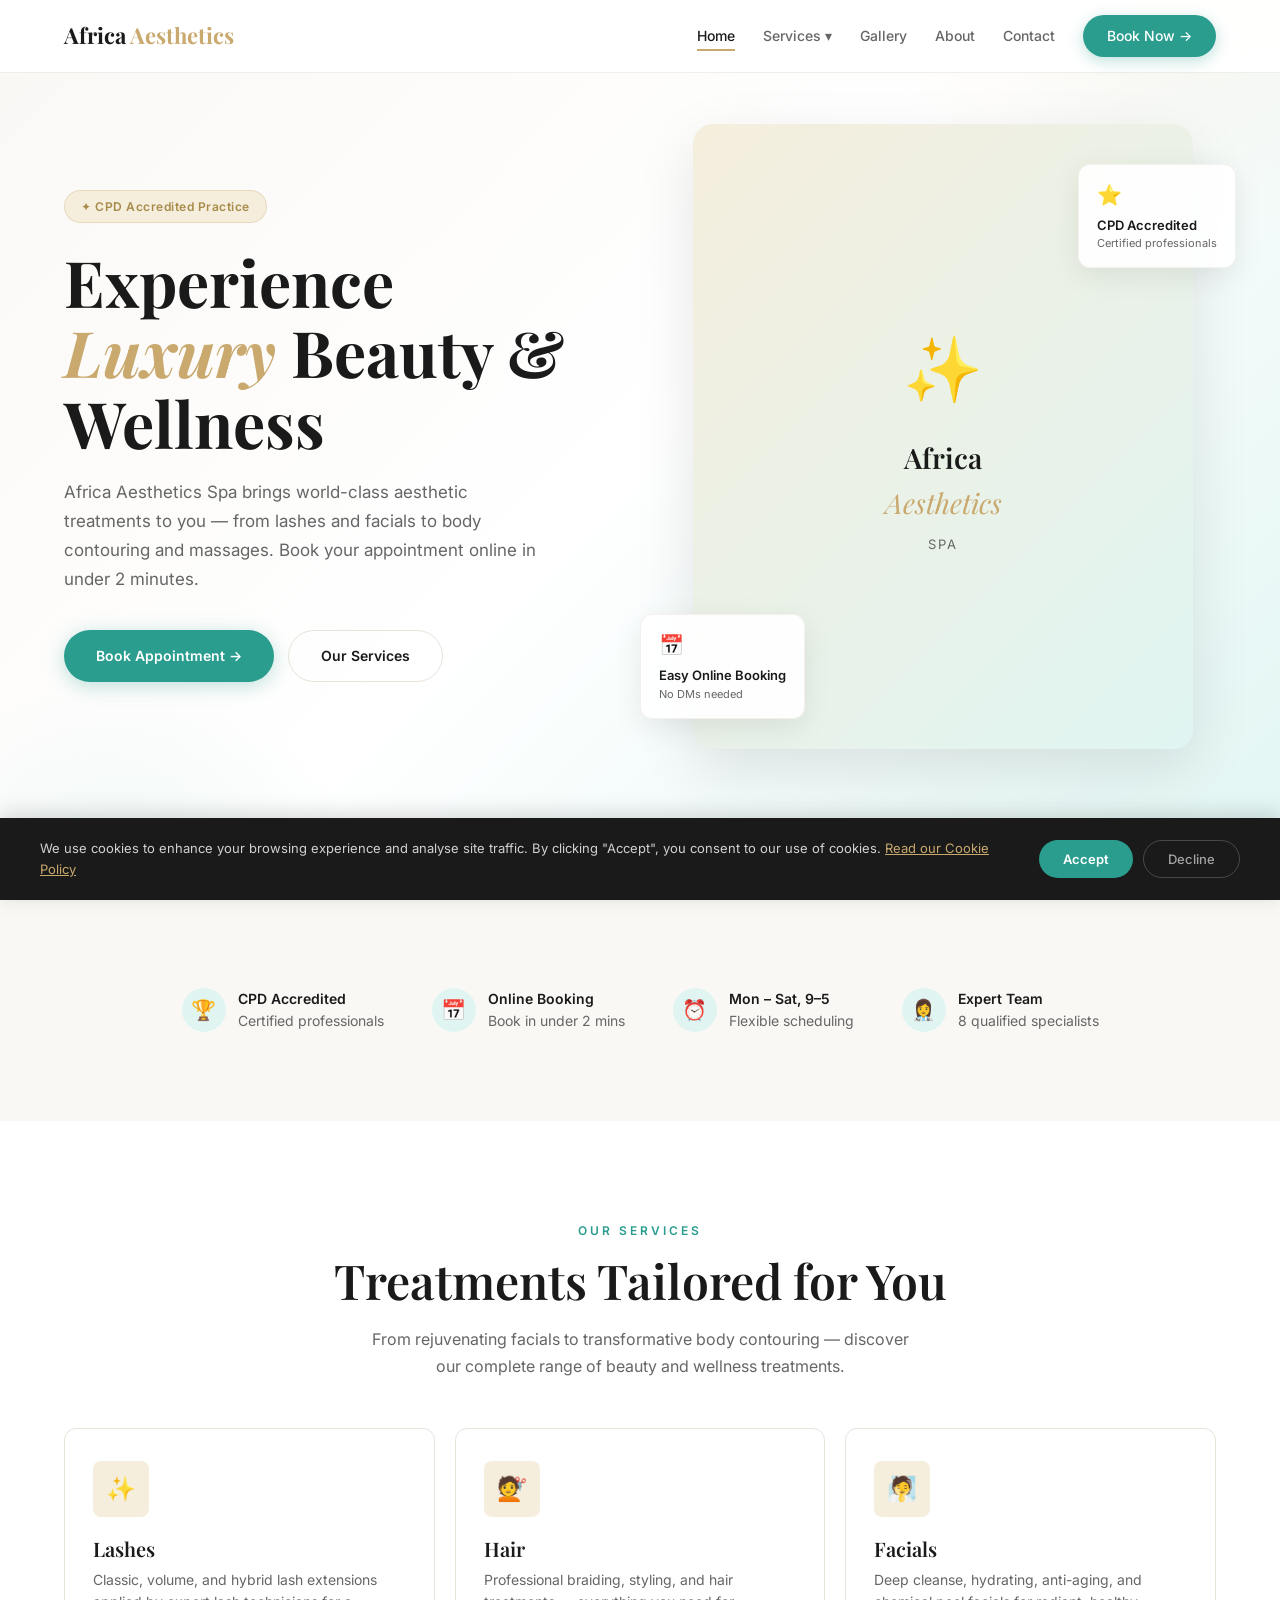
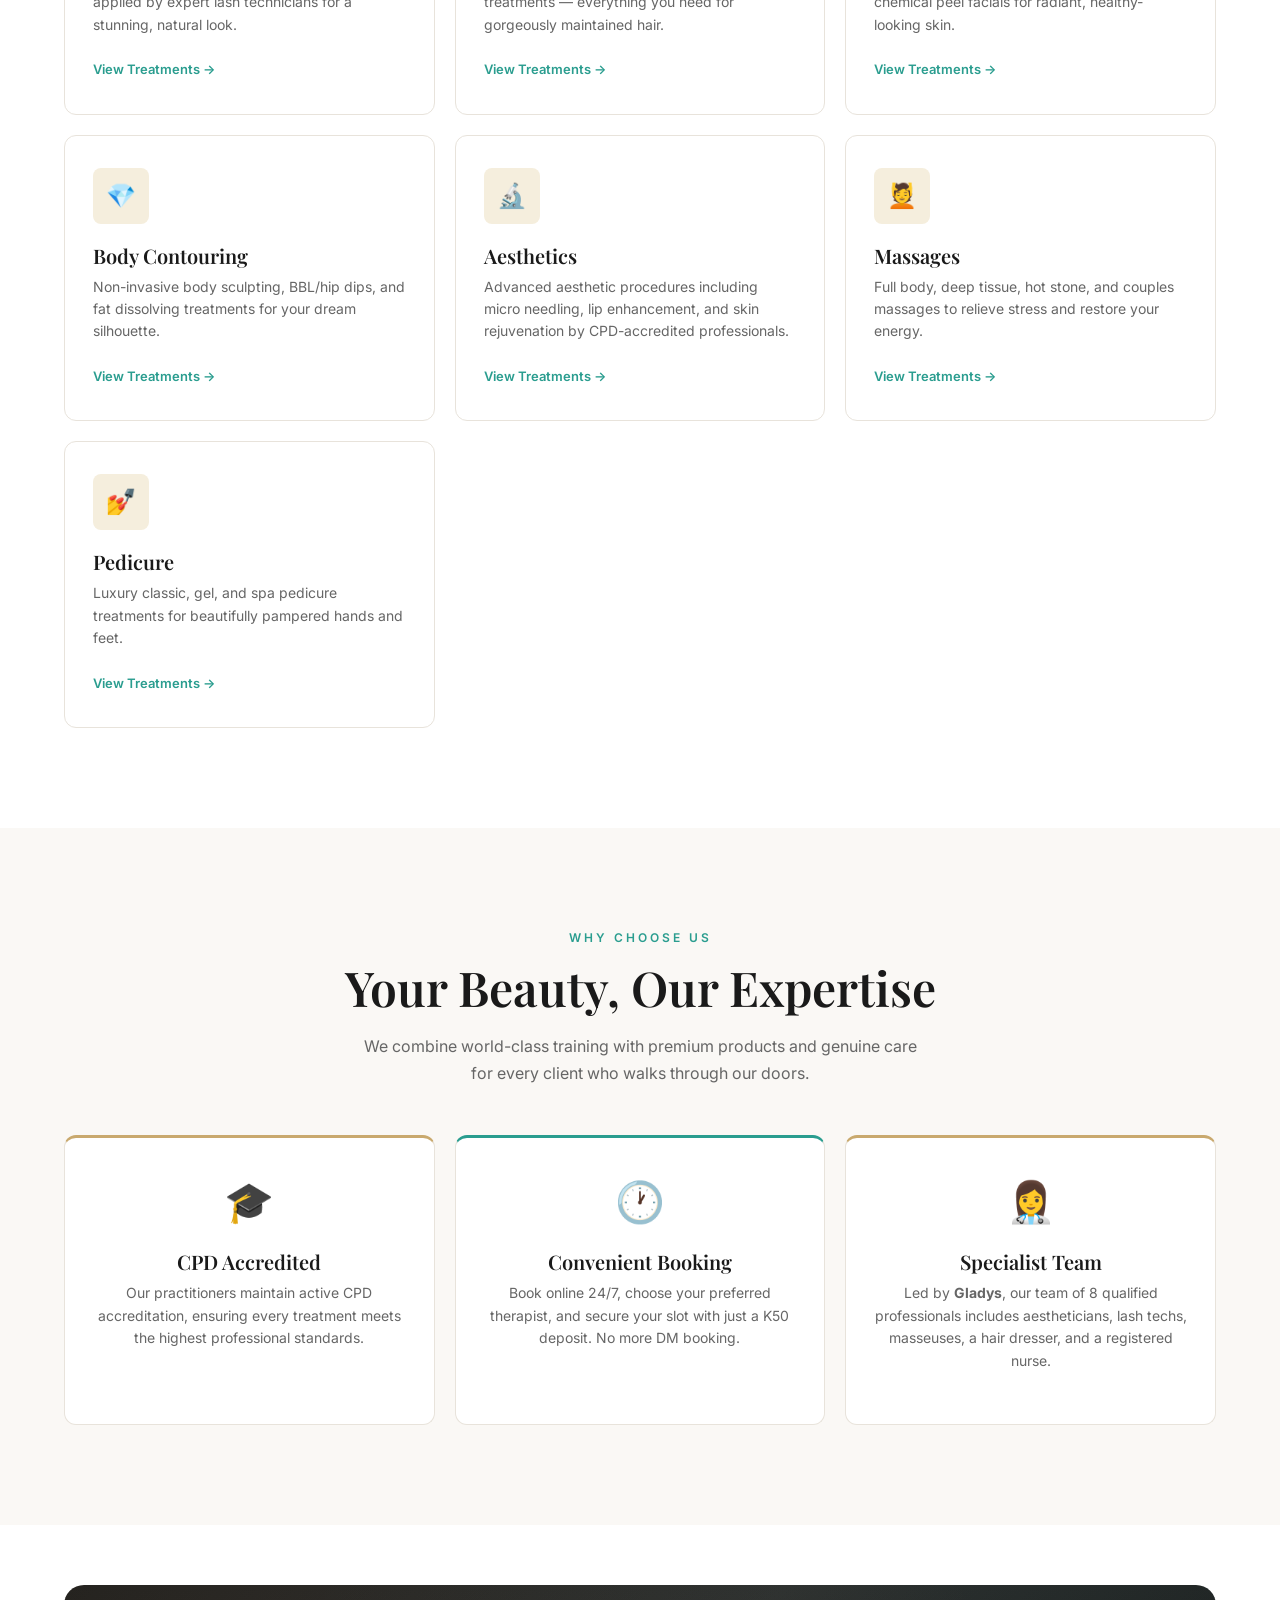
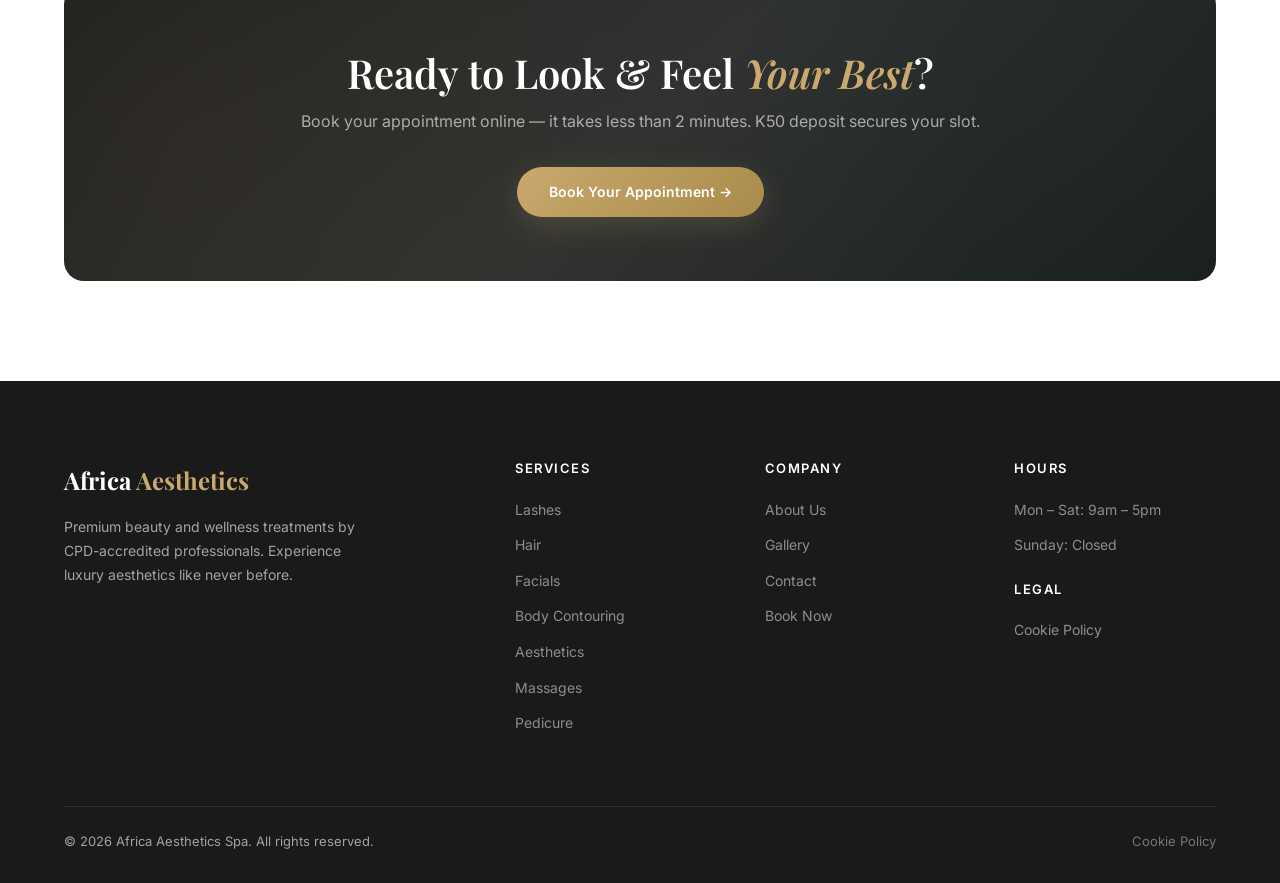
<file: index.html>
<!DOCTYPE html>
<html lang="en">
<head>
  <meta charset="UTF-8" />
  <meta name="viewport" content="width=device-width, initial-scale=1.0" />
  <title>Africa Aesthetics Spa — Premium Beauty & Wellness</title>
  <meta name="description" content="Africa Aesthetics Spa offers CPD-accredited aesthetic treatments, lashes, facials, body contouring, massages, hair services and pedicures. Book online today." />
  <link rel="stylesheet" href="css/style.css" />
</head>
<body>

  <!-- ═══ NAVIGATION ═══ -->
  <nav class="nav">
    <div class="nav-inner">
      <a href="/" class="nav-logo">Africa <span>Aesthetics</span></a>
      <div class="nav-links">
        <a href="/">Home</a>
        <div class="nav-dropdown">
          <a href="#">Services ▾</a>
          <div class="nav-dropdown-menu">
            <a href="services/lashes.html">Lashes</a>
            <a href="services/hair.html">Hair</a>
            <a href="services/facials.html">Facials</a>
            <a href="services/body-contouring.html">Body Contouring</a>
            <a href="services/aesthetics.html">Aesthetics</a>
            <a href="services/massages.html">Massages</a>
            <a href="services/pedicure.html">Pedicure</a>
          </div>
        </div>
        <a href="gallery.html">Gallery</a>
        <a href="about.html">About</a>
        <a href="contact.html">Contact</a>
        <a href="booking.html" class="btn-book-nav">Book Now →</a>
      </div>
      <button class="nav-toggle" aria-label="Toggle menu">
        <span></span><span></span><span></span>
      </button>
    </div>
  </nav>

  <!-- ═══ HERO ═══ -->
  <section class="hero">
    <div class="container hero-inner">
      <div class="hero-content">
        <div class="hero-badge">✦ CPD Accredited Practice</div>
        <h1>Experience <em>Luxury</em> Beauty & Wellness</h1>
        <p class="hero-text">
          Africa Aesthetics Spa brings world-class aesthetic treatments to you — 
          from lashes and facials to body contouring and massages. Book your appointment 
          online in under 2 minutes.
        </p>
        <div class="hero-cta">
          <a href="booking.html" class="btn btn-primary">Book Appointment →</a>
          <a href="#services" class="btn btn-secondary">Our Services</a>
        </div>
      </div>
      <div class="hero-image">
        <div class="hero-image-wrapper" style="background: linear-gradient(135deg, var(--gold-light) 0%, var(--teal-light) 100%); display: flex; align-items: center; justify-content: center;">
          <div style="text-align: center; padding: 40px;">
            <div style="font-size: 64px; margin-bottom: 16px;">✨</div>
            <div style="font-family: var(--font-heading); font-size: 28px; color: var(--dark); font-weight: 600;">Africa</div>
            <div style="font-family: var(--font-heading); font-size: 28px; color: var(--gold); font-style: italic;">Aesthetics</div>
            <div style="font-family: var(--font-body); font-size: 13px; color: var(--muted); margin-top: 8px; letter-spacing: 2px; text-transform: uppercase;">Spa</div>
          </div>
        </div>
        <div class="hero-float-card card-1">
          <div class="card-icon">📅</div>
          <div class="card-title">Easy Online Booking</div>
          <div class="card-text">No DMs needed</div>
        </div>
        <div class="hero-float-card card-2">
          <div class="card-icon">⭐</div>
          <div class="card-title">CPD Accredited</div>
          <div class="card-text">Certified professionals</div>
        </div>
      </div>
    </div>
  </section>

  <!-- ═══ TRUST BAR ═══ -->
  <section class="section-cream" style="padding: 48px 0;">
    <div class="container">
      <div class="trust-bar">
        <div class="trust-item">
          <div class="trust-icon">🏆</div>
          <div><strong>CPD Accredited</strong>Certified professionals</div>
        </div>
        <div class="trust-item">
          <div class="trust-icon">📅</div>
          <div><strong>Online Booking</strong>Book in under 2 mins</div>
        </div>
        <div class="trust-item">
          <div class="trust-icon">⏰</div>
          <div><strong>Mon – Sat, 9–5</strong>Flexible scheduling</div>
        </div>
        <div class="trust-item">
          <div class="trust-icon">👩‍⚕️</div>
          <div><strong>Expert Team</strong>8 qualified specialists</div>
        </div>
      </div>
    </div>
  </section>

  <!-- ═══ SERVICES ═══ -->
  <section id="services" class="section-light">
    <div class="container">
      <div class="text-center">
        <div class="section-label">Our Services</div>
        <h2 class="section-title">Treatments Tailored for You</h2>
        <p class="section-subtitle centered">
          From rejuvenating facials to transformative body contouring — discover our complete range of beauty and wellness treatments.
        </p>
      </div>

      <div class="services-grid">
        <!-- Lashes -->
        <div class="service-card fade-in">
          <div class="service-card-icon">✨</div>
          <h3>Lashes</h3>
          <p>Classic, volume, and hybrid lash extensions applied by expert lash technicians for a stunning, natural look.</p>
          <a href="services/lashes.html" class="card-link">View Treatments →</a>
        </div>

        <!-- Hair -->
        <div class="service-card fade-in">
          <div class="service-card-icon">💇</div>
          <h3>Hair</h3>
          <p>Professional braiding, styling, and hair treatments — everything you need for gorgeously maintained hair.</p>
          <a href="services/hair.html" class="card-link">View Treatments →</a>
        </div>

        <!-- Facials -->
        <div class="service-card fade-in">
          <div class="service-card-icon">🧖</div>
          <h3>Facials</h3>
          <p>Deep cleanse, hydrating, anti-aging, and chemical peel facials for radiant, healthy-looking skin.</p>
          <a href="services/facials.html" class="card-link">View Treatments →</a>
        </div>

        <!-- Body Contouring -->
        <div class="service-card fade-in">
          <div class="service-card-icon">💎</div>
          <h3>Body Contouring</h3>
          <p>Non-invasive body sculpting, BBL/hip dips, and fat dissolving treatments for your dream silhouette.</p>
          <a href="services/body-contouring.html" class="card-link">View Treatments →</a>
        </div>

        <!-- Aesthetics -->
        <div class="service-card fade-in">
          <div class="service-card-icon">🔬</div>
          <h3>Aesthetics</h3>
          <p>Advanced aesthetic procedures including micro needling, lip enhancement, and skin rejuvenation by CPD-accredited professionals.</p>
          <a href="services/aesthetics.html" class="card-link">View Treatments →</a>
        </div>

        <!-- Massages -->
        <div class="service-card fade-in">
          <div class="service-card-icon">💆</div>
          <h3>Massages</h3>
          <p>Full body, deep tissue, hot stone, and couples massages to relieve stress and restore your energy.</p>
          <a href="services/massages.html" class="card-link">View Treatments →</a>
        </div>

        <!-- Pedicure -->
        <div class="service-card fade-in">
          <div class="service-card-icon">💅</div>
          <h3>Pedicure</h3>
          <p>Luxury classic, gel, and spa pedicure treatments for beautifully pampered hands and feet.</p>
          <a href="services/pedicure.html" class="card-link">View Treatments →</a>
        </div>
      </div>
    </div>
  </section>

  <!-- ═══ WHY CHOOSE US ═══ -->
  <section class="section-cream">
    <div class="container">
      <div class="text-center fade-in">
        <div class="section-label">Why Choose Us</div>
        <h2 class="section-title">Your Beauty, Our Expertise</h2>
        <p class="section-subtitle centered">
          We combine world-class training with premium products and genuine care for every client who walks through our doors.
        </p>
      </div>

      <div class="services-grid" style="margin-top: 48px;">
        <div class="service-card fade-in" style="text-align: center; border-top: 3px solid var(--gold); border-left: 1px solid var(--light-border);">
          <div style="font-size: 40px; margin-bottom: 16px;">🎓</div>
          <h3>CPD Accredited</h3>
          <p>Our practitioners maintain active CPD accreditation, ensuring every treatment meets the highest professional standards.</p>
        </div>
        <div class="service-card fade-in" style="text-align: center; border-top: 3px solid var(--teal); border-left: 1px solid var(--light-border);">
          <div style="font-size: 40px; margin-bottom: 16px;">🕐</div>
          <h3>Convenient Booking</h3>
          <p>Book online 24/7, choose your preferred therapist, and secure your slot with just a K50 deposit. No more DM booking.</p>
        </div>
        <div class="service-card fade-in" style="text-align: center; border-top: 3px solid var(--gold); border-left: 1px solid var(--light-border);">
          <div style="font-size: 40px; margin-bottom: 16px;">👩‍⚕️</div>
          <h3>Specialist Team</h3>
          <p>Led by <strong>Gladys</strong>, our team of 8 qualified professionals includes aestheticians, lash techs, masseuses, a hair dresser, and a registered nurse.</p>
        </div>
      </div>
    </div>
  </section>

  <!-- ═══ CTA BANNER ═══ -->
  <section class="section-light" style="padding: 60px 0 100px;">
    <div class="container">
      <div class="cta-banner fade-in">
        <h2>Ready to Look & Feel <em style="color: var(--gold);">Your Best</em>?</h2>
        <p>Book your appointment online — it takes less than 2 minutes. K50 deposit secures your slot.</p>
        <a href="booking.html" class="btn btn-gold">Book Your Appointment →</a>
      </div>
    </div>
  </section>

  <!-- ═══ FOOTER ═══ -->
  <footer class="footer">
    <div class="container">
      <div class="footer-grid">
        <div>
          <div class="footer-brand">Africa <span>Aesthetics</span></div>
          <p class="footer-desc">Premium beauty and wellness treatments by CPD-accredited professionals. Experience luxury aesthetics like never before.</p>
        </div>
        <div>
          <h5>Services</h5>
          <ul>
            <li><a href="services/lashes.html">Lashes</a></li>
            <li><a href="services/hair.html">Hair</a></li>
            <li><a href="services/facials.html">Facials</a></li>
            <li><a href="services/body-contouring.html">Body Contouring</a></li>
            <li><a href="services/aesthetics.html">Aesthetics</a></li>
            <li><a href="services/massages.html">Massages</a></li>
            <li><a href="services/pedicure.html">Pedicure</a></li>
          </ul>
        </div>
        <div>
          <h5>Company</h5>
          <ul>
            <li><a href="about.html">About Us</a></li>
            <li><a href="gallery.html">Gallery</a></li>
            <li><a href="contact.html">Contact</a></li>
            <li><a href="booking.html">Book Now</a></li>
          </ul>
        </div>
        <div>
          <h5>Hours</h5>
          <ul>
            <li><a>Mon – Sat: 9am – 5pm</a></li>
            <li><a>Sunday: Closed</a></li>
          </ul>
          <h5 style="margin-top: 24px;">Legal</h5>
          <ul>
            <li><a href="cookie-policy.html">Cookie Policy</a></li>
          </ul>
        </div>
      </div>
      <div class="footer-bottom">
        <span>&copy; 2026 Africa Aesthetics Spa. All rights reserved.</span>
        <a href="cookie-policy.html">Cookie Policy</a>
      </div>
    </div>
  </footer>

  <!-- ═══ COOKIE BANNER ═══ -->
  <div class="cookie-banner" id="cookieBanner">
    <div class="cookie-inner">
      <p class="cookie-text">
        We use cookies to enhance your browsing experience and analyse site traffic. By clicking "Accept", you consent to our use of cookies. 
        <a href="cookie-policy.html">Read our Cookie Policy</a>
      </p>
      <div class="cookie-actions">
        <button class="cookie-accept">Accept</button>
        <button class="cookie-decline">Decline</button>
      </div>
    </div>
  </div>

  <script src="js/main.js"></script>
</body>
</html>
</file>
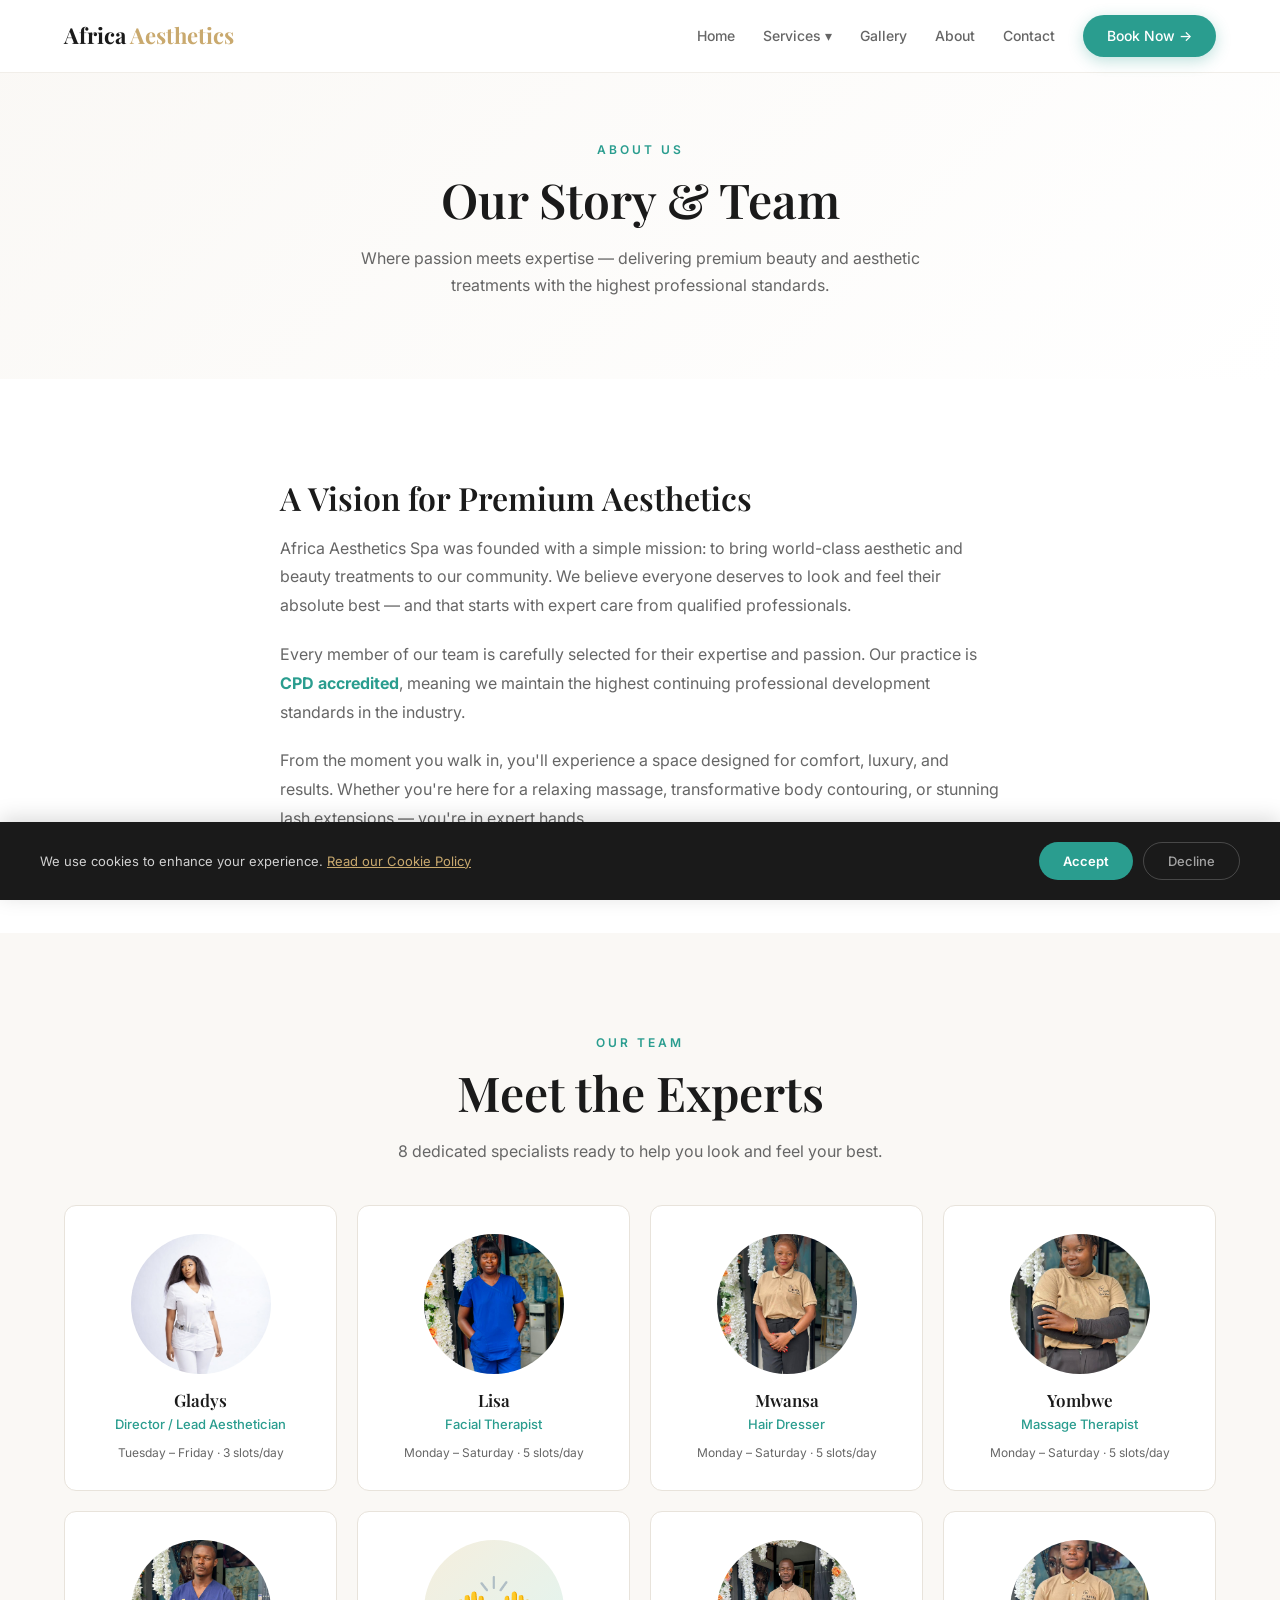
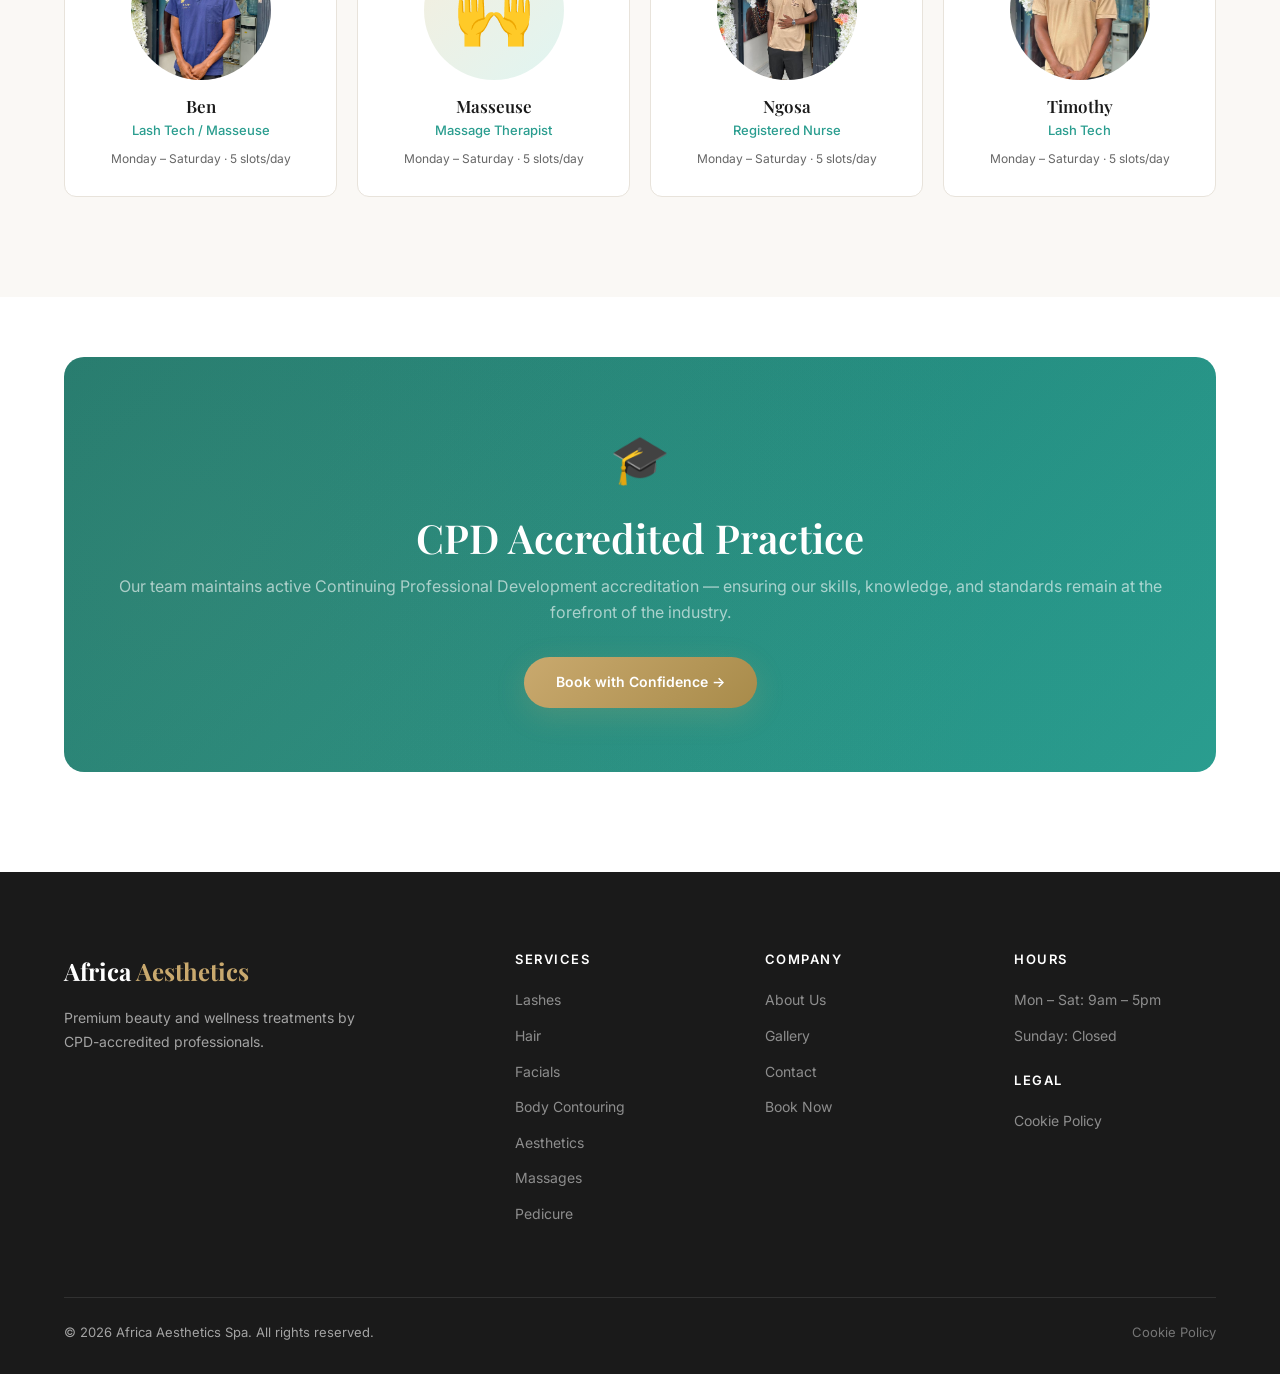
<file: about.html>
<!DOCTYPE html>
<html lang="en">
<head>
  <meta charset="UTF-8" />
  <meta name="viewport" content="width=device-width, initial-scale=1.0" />
  <title>About Us — Africa Aesthetics Spa</title>
  <meta name="description" content="Meet the team behind Africa Aesthetics Spa. CPD-accredited professionals offering world-class beauty and wellness treatments." />
  <link rel="stylesheet" href="css/style.css" />
</head>
<body>

  <!-- NAV -->
  <nav class="nav">
    <div class="nav-inner">
      <a href="/" class="nav-logo">Africa <span>Aesthetics</span></a>
      <div class="nav-links">
        <a href="/">Home</a>
        <div class="nav-dropdown">
          <a href="#">Services ▾</a>
          <div class="nav-dropdown-menu">
            <a href="services/lashes.html">Lashes</a>
            <a href="services/hair.html">Hair</a>
            <a href="services/facials.html">Facials</a>
            <a href="services/body-contouring.html">Body Contouring</a>
            <a href="services/aesthetics.html">Aesthetics</a>
            <a href="services/massages.html">Massages</a>
            <a href="services/pedicure.html">Pedicure</a>
          </div>
        </div>
        <a href="gallery.html">Gallery</a>
        <a href="about.html">About</a>
        <a href="contact.html">Contact</a>
        <a href="booking.html" class="btn-book-nav">Book Now →</a>
      </div>
      <button class="nav-toggle" aria-label="Toggle menu">
        <span></span><span></span><span></span>
      </button>
    </div>
  </nav>

  <!-- PAGE HERO -->
  <div class="page-hero">
    <div class="container">
      <div class="section-label">About Us</div>
      <h1 class="section-title">Our Story & Team</h1>
      <p class="section-subtitle centered" style="margin: 0 auto;">
        Where passion meets expertise — delivering premium beauty and aesthetic treatments with the highest professional standards.
      </p>
    </div>
  </div>

  <!-- STORY -->
  <section class="section-light">
    <div class="container">
      <div style="max-width: 720px; margin: 0 auto;">
        <h2 class="section-title fade-in" style="font-size: 32px;">A Vision for Premium Aesthetics</h2>
        <p style="font-size: 16px; color: var(--muted); line-height: 1.8; margin-bottom: 20px;" class="fade-in">
          Africa Aesthetics Spa was founded with a simple mission: to bring world-class aesthetic and beauty treatments to our community. We believe everyone deserves to look and feel their absolute best — and that starts with expert care from qualified professionals.
        </p>
        <p style="font-size: 16px; color: var(--muted); line-height: 1.8; margin-bottom: 20px;" class="fade-in">
          Every member of our team is carefully selected for their expertise and passion. Our practice is <strong style="color: var(--teal);">CPD accredited</strong>, meaning we maintain the highest continuing professional development standards in the industry.
        </p>
        <p style="font-size: 16px; color: var(--muted); line-height: 1.8;" class="fade-in">
          From the moment you walk in, you'll experience a space designed for comfort, luxury, and results. Whether you're here for a relaxing massage, transformative body contouring, or stunning lash extensions — you're in expert hands.
        </p>
      </div>
    </div>
  </section>

  <!-- TEAM -->
  <section class="section-cream">
    <div class="container">
      <div class="text-center">
        <div class="section-label">Our Team</div>
        <h2 class="section-title">Meet the Experts</h2>
        <p class="section-subtitle centered">8 dedicated specialists ready to help you look and feel your best.</p>
      </div>

      <div class="team-grid">
        <div class="team-card fade-in">
          <div class="team-avatar">
            <img src="./images/gladys.jpg" alt="Gladys — Director">
          </div>
          <h4>Gladys</h4>
          <div class="team-role">Director / Lead Aesthetician</div>
          <div class="team-avail">Tuesday – Friday · 3 slots/day</div>
        </div>

        <div class="team-card fade-in">
          <div class="team-avatar">
            <img src="./images/lisa.jpg" alt="Lisa — Therapist">
          </div>
          <h4>Lisa</h4>
          <div class="team-role">Facial Therapist</div>
          <div class="team-avail">Monday – Saturday · 5 slots/day</div>
        </div>

        <div class="team-card fade-in">
          <div class="team-avatar">
            <img src="./images/mwansa.jpg" alt="Mwansa — Hairdresser">
          </div>
          <h4>Mwansa</h4>
          <div class="team-role">Hair Dresser</div>
          <div class="team-avail">Monday – Saturday · 5 slots/day</div>
        </div>

        <div class="team-card fade-in">
          <div class="team-avatar">
            <img src="./images/yombwe.jpg" alt="Yombwe — Masseuse">
          </div>
          <h4>Yombwe</h4>
          <div class="team-role">Massage Therapist</div>
          <div class="team-avail">Monday – Saturday · 5 slots/day</div>
        </div>

        <div class="team-card fade-in">
          <div class="team-avatar">
            <img src="./images/ben.jpg" alt="Ben — Lash Tech / Masseuse">
          </div>
          <h4>Ben</h4>
          <div class="team-role">Lash Tech / Masseuse</div>
          <div class="team-avail">Monday – Saturday · 5 slots/day</div>
        </div>

        <div class="team-card fade-in">
          <div class="team-avatar">🙌</div>
          <h4>Masseuse</h4>
          <div class="team-role">Massage Therapist</div>
          <div class="team-avail">Monday – Saturday · 5 slots/day</div>
        </div>

        <div class="team-card fade-in">
          <div class="team-avatar">
            <img src="./images/ngosa.jpg" alt="Ngosa — Nurse">
          </div>
          <h4>Ngosa</h4>
          <div class="team-role">Registered Nurse</div>
          <div class="team-avail">Monday – Saturday · 5 slots/day</div>
        </div>

        <div class="team-card fade-in">
          <div class="team-avatar">
            <img src="./images/timothy.jpg" alt="Timothy — Lash Tech">
          </div>
          <h4>Timothy</h4>
          <div class="team-role">Lash Tech</div>
          <div class="team-avail">Monday – Saturday · 5 slots/day</div>
        </div>

      </div>
    </div>
  </section>

  <!-- CPD BADGE -->
  <section class="section-light" style="padding: 60px 0 100px;">
    <div class="container">
      <div class="cta-banner fade-in" style="background: linear-gradient(135deg, var(--teal-dark), var(--teal));">
        <div style="font-size: 48px; margin-bottom: 16px; position: relative;">🎓</div>
        <h2>CPD Accredited Practice</h2>
        <p>Our team maintains active Continuing Professional Development accreditation — ensuring our skills, knowledge, and standards remain at the forefront of the industry.</p>
        <a href="booking.html" class="btn btn-gold">Book with Confidence →</a>
      </div>
    </div>
  </section>

  <!-- FOOTER -->
  <footer class="footer">
    <div class="container">
      <div class="footer-grid">
        <div>
          <div class="footer-brand">Africa <span>Aesthetics</span></div>
          <p class="footer-desc">Premium beauty and wellness treatments by CPD-accredited professionals.</p>
        </div>
        <div>
          <h5>Services</h5>
          <ul>
            <li><a href="services/lashes.html">Lashes</a></li>
            <li><a href="services/hair.html">Hair</a></li>
            <li><a href="services/facials.html">Facials</a></li>
            <li><a href="services/body-contouring.html">Body Contouring</a></li>
            <li><a href="services/aesthetics.html">Aesthetics</a></li>
            <li><a href="services/massages.html">Massages</a></li>
            <li><a href="services/pedicure.html">Pedicure</a></li>
          </ul>
        </div>
        <div>
          <h5>Company</h5>
          <ul>
            <li><a href="about.html">About Us</a></li>
            <li><a href="gallery.html">Gallery</a></li>
            <li><a href="contact.html">Contact</a></li>
            <li><a href="booking.html">Book Now</a></li>
          </ul>
        </div>
        <div>
          <h5>Hours</h5>
          <ul>
            <li><a>Mon – Sat: 9am – 5pm</a></li>
            <li><a>Sunday: Closed</a></li>
          </ul>
          <h5 style="margin-top: 24px;">Legal</h5>
          <ul>
            <li><a href="cookie-policy.html">Cookie Policy</a></li>
          </ul>
        </div>
      </div>
      <div class="footer-bottom">
        <span>&copy; 2026 Africa Aesthetics Spa. All rights reserved.</span>
        <a href="cookie-policy.html">Cookie Policy</a>
      </div>
    </div>
  </footer>

  <div class="cookie-banner" id="cookieBanner">
    <div class="cookie-inner">
      <p class="cookie-text">We use cookies to enhance your experience. <a href="cookie-policy.html">Read our Cookie Policy</a></p>
      <div class="cookie-actions">
        <button class="cookie-accept">Accept</button>
        <button class="cookie-decline">Decline</button>
      </div>
    </div>
  </div>

  <script src="js/main.js"></script>
</body>
</html>
</file>
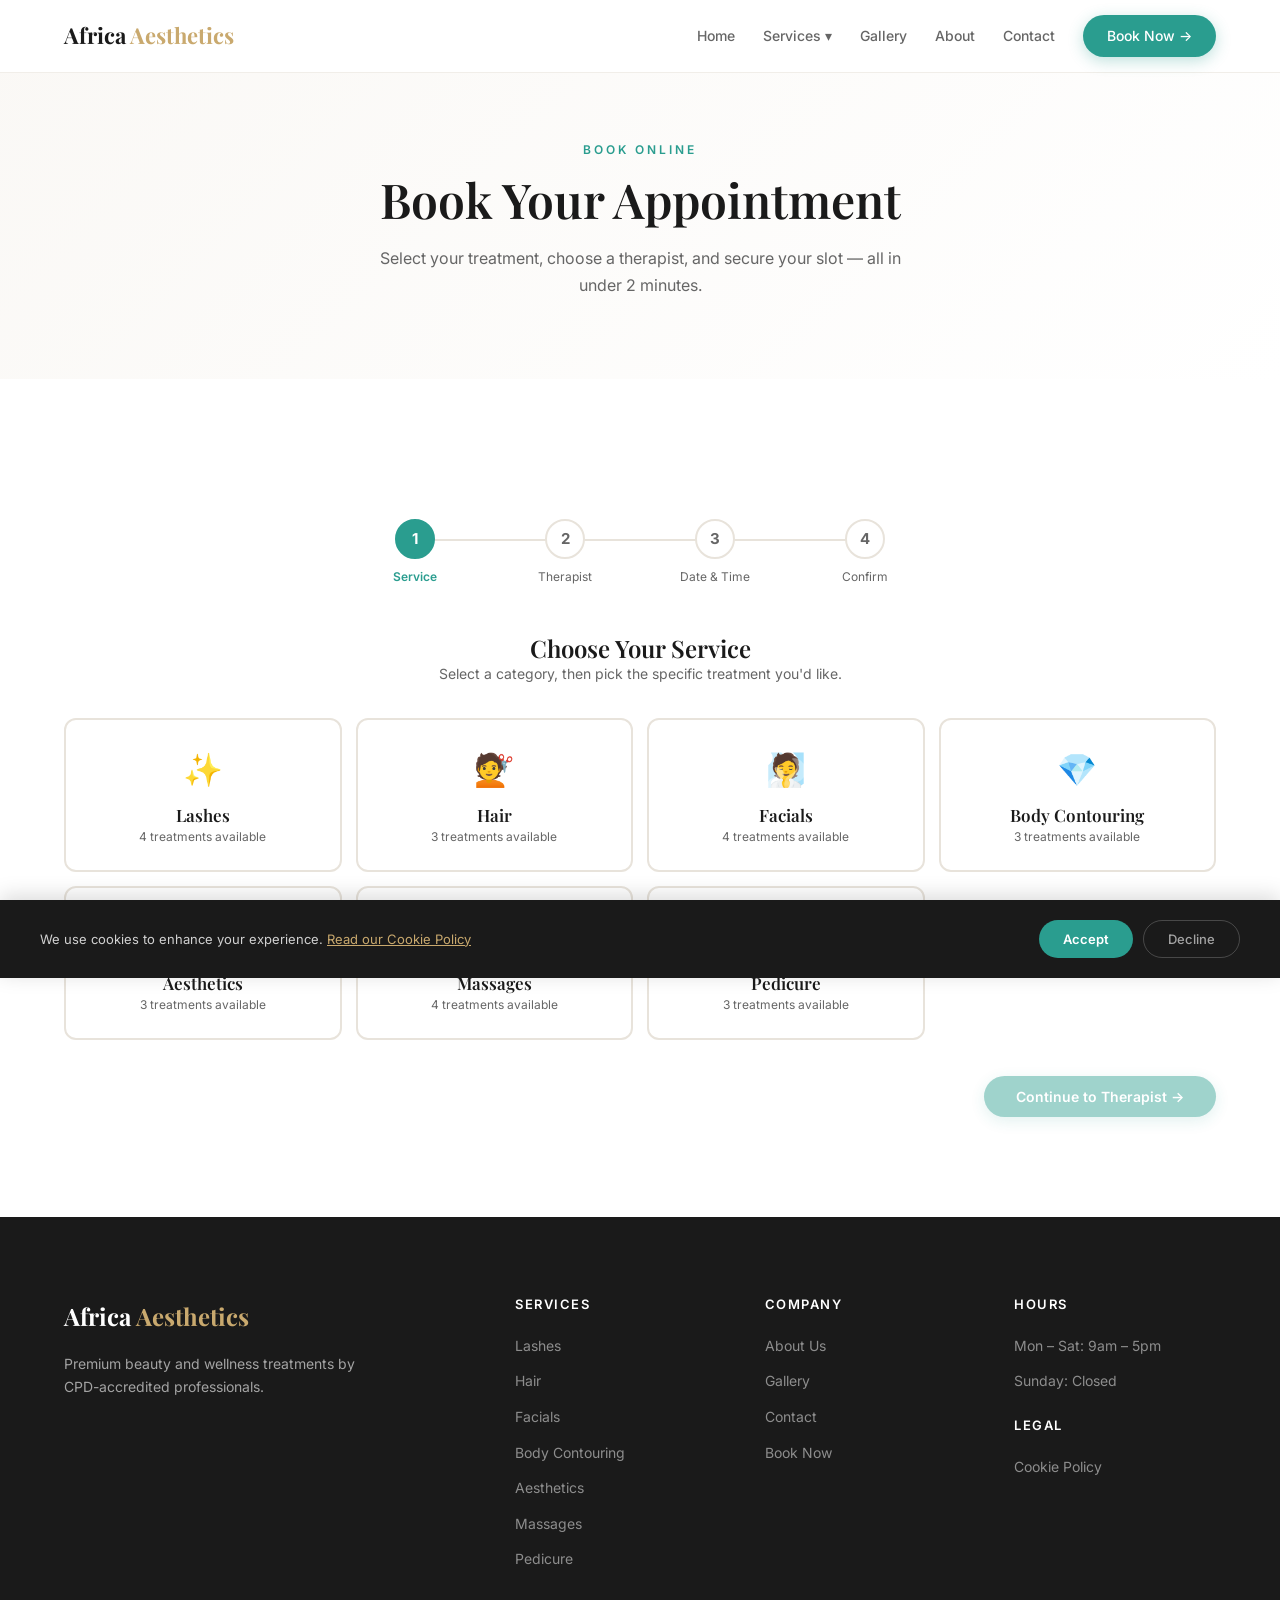
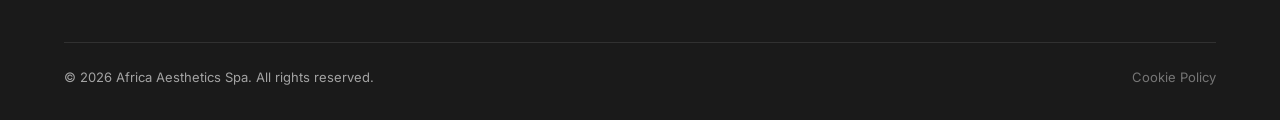
<file: booking.html>
<!DOCTYPE html>
<html lang="en">
<head>
  <meta charset="UTF-8" />
  <meta name="viewport" content="width=device-width, initial-scale=1.0" />
  <title>Book an Appointment — Africa Aesthetics Spa</title>
  <meta name="description" content="Book your treatment at Africa Aesthetics Spa. Choose your service, pick a therapist, and secure your slot with a K50 deposit. Mon–Sat, 9am–5pm." />
  <link rel="stylesheet" href="css/style.css" />
  <style>
    /* ═══ Booking-specific styles ═══ */

    .booking-progress {
      display: flex;
      justify-content: center;
      align-items: center;
      gap: 0;
      margin: 40px auto 48px;
      max-width: 600px;
    }

    .booking-progress .prog-step {
      display: flex;
      flex-direction: column;
      align-items: center;
      flex: 1;
      position: relative;
    }

    .booking-progress .prog-step::after {
      content: '';
      position: absolute;
      top: 20px;
      left: 50%;
      width: 100%;
      height: 2px;
      background: var(--light-border);
      z-index: 0;
    }

    .booking-progress .prog-step:last-child::after {
      display: none;
    }

    .booking-progress .prog-step.active .prog-num,
    .booking-progress .prog-step.done .prog-num {
      background: var(--teal);
      color: var(--white);
      border-color: var(--teal);
    }

    .booking-progress .prog-step.done::after {
      background: var(--teal);
    }

    .booking-progress .prog-step.active .prog-label {
      color: var(--teal);
      font-weight: 600;
    }

    .prog-num {
      width: 40px;
      height: 40px;
      border-radius: 50%;
      border: 2px solid var(--light-border);
      background: var(--white);
      display: flex;
      align-items: center;
      justify-content: center;
      font-weight: 700;
      font-size: 15px;
      color: var(--muted);
      position: relative;
      z-index: 1;
      transition: var(--transition);
    }

    .prog-label {
      font-size: 12px;
      color: var(--muted);
      margin-top: 8px;
      white-space: nowrap;
      transition: var(--transition);
    }

    /* Step containers */
    .booking-step-container {
      display: none;
      animation: fadeSlideIn 0.4s ease forwards;
    }

    .booking-step-container.active {
      display: block;
    }

    @keyframes fadeSlideIn {
      from { opacity: 0; transform: translateY(16px); }
      to   { opacity: 1; transform: translateY(0); }
    }

    /* Service selection grid */
    .service-select-grid {
      display: grid;
      grid-template-columns: repeat(auto-fit, minmax(240px, 1fr));
      gap: 14px;
    }

    .service-select-card {
      background: var(--white);
      border: 2px solid var(--light-border);
      border-radius: var(--radius-md);
      padding: 24px 20px;
      cursor: pointer;
      transition: var(--transition);
      text-align: center;
    }

    .service-select-card:hover {
      border-color: var(--gold);
      transform: translateY(-2px);
      box-shadow: var(--shadow-sm);
    }

    .service-select-card.selected {
      border-color: var(--teal);
      background: var(--teal-light);
      box-shadow: 0 0 0 3px rgba(42, 157, 143, 0.15);
    }

    .service-select-card .ssc-icon { font-size: 32px; margin-bottom: 10px; }
    .service-select-card h4 { font-family: var(--font-heading); font-size: 17px; margin-bottom: 4px; }
    .service-select-card p { font-size: 12px; color: var(--muted); line-height: 1.4; }

    /* Treatment sub-selection */
    .treatment-select-grid {
      display: grid;
      grid-template-columns: repeat(auto-fit, minmax(200px, 1fr));
      gap: 10px;
      margin-top: 16px;
    }

    .treatment-chip {
      padding: 12px 16px;
      background: var(--white);
      border: 2px solid var(--light-border);
      border-radius: var(--radius-sm);
      cursor: pointer;
      transition: var(--transition);
      font-size: 14px;
      font-weight: 500;
      text-align: center;
    }

    .treatment-chip:hover {
      border-color: var(--gold);
    }

    .treatment-chip.selected {
      border-color: var(--teal);
      background: var(--teal-light);
    }

    /* Therapist selection */
    .therapist-grid {
      display: grid;
      grid-template-columns: repeat(auto-fit, minmax(200px, 1fr));
      gap: 14px;
    }

    .therapist-card {
      background: var(--white);
      border: 2px solid var(--light-border);
      border-radius: var(--radius-md);
      padding: 24px 16px;
      text-align: center;
      cursor: pointer;
      transition: var(--transition);
    }

    .therapist-card:hover {
      border-color: var(--gold);
      transform: translateY(-2px);
    }

    .therapist-card.selected {
      border-color: var(--teal);
      background: var(--teal-light);
      box-shadow: 0 0 0 3px rgba(42, 157, 143, 0.15);
    }

    .therapist-card.disabled {
      opacity: 0.4;
      cursor: not-allowed;
      pointer-events: none;
    }

    .therapist-card .tc-avatar {
      width: 56px;
      height: 56px;
      border-radius: 50%;
      background: linear-gradient(135deg, var(--gold-light), var(--teal-light));
      display: flex;
      align-items: center;
      justify-content: center;
      font-size: 24px;
      margin: 0 auto 12px;
    }

    .therapist-card h4 { font-family: var(--font-heading); font-size: 16px; margin-bottom: 2px; }
    .therapist-card .tc-role { font-size: 12px; color: var(--teal); font-weight: 500; margin-bottom: 6px; }
    .therapist-card .tc-avail { font-size: 11px; color: var(--muted); }

    /* Date-time picker */
    .datetime-grid {
      display: grid;
      grid-template-columns: 1fr 1fr;
      gap: 32px;
    }

    .date-picker-header {
      display: flex;
      align-items: center;
      justify-content: space-between;
      margin-bottom: 16px;
    }

    .date-picker-header h4 {
      font-family: var(--font-heading);
      font-size: 18px;
    }

    .date-picker-header button {
      width: 36px;
      height: 36px;
      border-radius: 50%;
      border: 1px solid var(--light-border);
      background: var(--white);
      font-size: 16px;
      cursor: pointer;
      transition: var(--transition);
      display: flex;
      align-items: center;
      justify-content: center;
    }

    .date-picker-header button:hover {
      background: var(--gold-light);
      border-color: var(--gold);
    }

    .calendar-grid {
      display: grid;
      grid-template-columns: repeat(7, 1fr);
      gap: 4px;
    }

    .cal-day-label {
      text-align: center;
      font-size: 11px;
      font-weight: 600;
      color: var(--muted);
      padding: 8px 0;
      text-transform: uppercase;
      letter-spacing: 0.5px;
    }

    .cal-day {
      text-align: center;
      padding: 10px 4px;
      border-radius: 8px;
      font-size: 14px;
      cursor: pointer;
      transition: var(--transition);
      font-weight: 500;
    }

    .cal-day:hover:not(.disabled):not(.empty) {
      background: var(--gold-light);
    }

    .cal-day.selected {
      background: var(--teal);
      color: var(--white);
      font-weight: 600;
    }

    .cal-day.today {
      border: 2px solid var(--gold);
    }

    .cal-day.disabled {
      color: #d0d0d0;
      cursor: not-allowed;
    }

    .cal-day.empty {
      cursor: default;
    }

    /* Time slots */
    .time-slots-container h4 {
      font-family: var(--font-heading);
      font-size: 18px;
      margin-bottom: 16px;
    }

    .time-slots-grid {
      display: grid;
      grid-template-columns: repeat(2, 1fr);
      gap: 8px;
    }

    .time-slot {
      padding: 12px 8px;
      text-align: center;
      border: 2px solid var(--light-border);
      border-radius: var(--radius-sm);
      font-size: 14px;
      font-weight: 500;
      cursor: pointer;
      transition: var(--transition);
    }

    .time-slot:hover:not(.disabled) {
      border-color: var(--gold);
      background: var(--gold-light);
    }

    .time-slot.selected {
      border-color: var(--teal);
      background: var(--teal);
      color: var(--white);
    }

    .time-slot.disabled {
      opacity: 0.35;
      cursor: not-allowed;
    }

    .no-date-msg {
      color: var(--muted);
      font-size: 14px;
      text-align: center;
      padding: 40px 0;
    }

    /* Confirmation */
    .confirm-card {
      background: var(--white);
      border: 1px solid var(--light-border);
      border-radius: var(--radius-md);
      max-width: 520px;
      margin: 0 auto;
      overflow: hidden;
    }

    .confirm-header {
      background: linear-gradient(135deg, var(--teal), var(--teal-dark));
      padding: 28px 32px;
      color: var(--white);
      text-align: center;
    }

    .confirm-header h3 {
      font-size: 22px;
      color: var(--white);
    }

    .confirm-body {
      padding: 28px 32px;
    }

    .confirm-row {
      display: flex;
      justify-content: space-between;
      padding: 12px 0;
      border-bottom: 1px solid var(--light-border);
      font-size: 14px;
    }

    .confirm-row:last-child {
      border-bottom: none;
    }

    .confirm-row .cr-label {
      color: var(--muted);
    }

    .confirm-row .cr-value {
      font-weight: 600;
      text-align: right;
    }

    .confirm-deposit {
      background: var(--gold-light);
      border: 1px solid rgba(201, 169, 110, 0.3);
      border-radius: var(--radius-sm);
      padding: 16px 20px;
      margin-top: 20px;
      text-align: center;
    }

    .confirm-deposit .cd-amount {
      font-size: 28px;
      font-weight: 700;
      color: var(--gold-dark);
      font-family: var(--font-heading);
    }

    .confirm-deposit p {
      font-size: 13px;
      color: var(--muted);
      margin-top: 4px;
    }

    /* Booking nav buttons */
    .booking-nav {
      display: flex;
      justify-content: space-between;
      margin-top: 36px;
      gap: 12px;
    }

    .booking-nav .btn-back {
      padding: 12px 28px;
      border: 1.5px solid var(--light-border);
      border-radius: var(--radius-xl);
      font-size: 14px;
      font-weight: 500;
      color: var(--muted);
      background: var(--white);
      cursor: pointer;
      transition: var(--transition);
    }

    .booking-nav .btn-back:hover {
      border-color: var(--dark);
      color: var(--dark);
    }

    .booking-nav .btn-next {
      padding: 12px 32px;
      background: var(--teal);
      color: var(--white);
      border: none;
      border-radius: var(--radius-xl);
      font-size: 14px;
      font-weight: 600;
      cursor: pointer;
      transition: var(--transition);
      box-shadow: 0 4px 15px rgba(42, 157, 143, 0.3);
    }

    .booking-nav .btn-next:hover:not(:disabled) {
      background: var(--teal-dark);
      transform: translateY(-1px);
    }

    .booking-nav .btn-next:disabled {
      opacity: 0.45;
      cursor: not-allowed;
      transform: none;
    }

    /* Success modal */
    .success-overlay {
      position: fixed;
      inset: 0;
      background: rgba(26, 26, 26, 0.6);
      z-index: 10000;
      display: none;
      align-items: center;
      justify-content: center;
      backdrop-filter: blur(4px);
    }

    .success-overlay.visible {
      display: flex;
    }

    .success-modal {
      background: var(--white);
      border-radius: var(--radius-lg);
      padding: 48px 40px;
      text-align: center;
      max-width: 440px;
      width: 90%;
      box-shadow: var(--shadow-lg);
      animation: fadeSlideIn 0.4s ease;
    }

    .success-modal .sm-icon {
      width: 80px;
      height: 80px;
      border-radius: 50%;
      background: var(--teal-light);
      display: flex;
      align-items: center;
      justify-content: center;
      font-size: 40px;
      margin: 0 auto 20px;
    }

    .success-modal h2 {
      font-size: 26px;
      margin-bottom: 10px;
    }

    .success-modal p {
      font-size: 15px;
      color: var(--muted);
      line-height: 1.6;
      margin-bottom: 28px;
    }

    @media (max-width: 768px) {
      .datetime-grid { grid-template-columns: 1fr; }
      .service-select-grid { grid-template-columns: 1fr 1fr; }
      .therapist-grid { grid-template-columns: 1fr 1fr; }
      .prog-label { font-size: 10px; }
      .confirm-body { padding: 20px; }
    }

    @media (max-width: 480px) {
      .service-select-grid { grid-template-columns: 1fr; }
      .therapist-grid { grid-template-columns: 1fr; }
      .time-slots-grid { grid-template-columns: 1fr 1fr; }
    }
  </style>
</head>
<body>

  <!-- NAV -->
  <nav class="nav">
    <div class="nav-inner">
      <a href="/" class="nav-logo">Africa <span>Aesthetics</span></a>
      <div class="nav-links">
        <a href="/">Home</a>
        <div class="nav-dropdown">
          <a href="#">Services ▾</a>
          <div class="nav-dropdown-menu">
            <a href="services/lashes.html">Lashes</a>
            <a href="services/hair.html">Hair</a>
            <a href="services/facials.html">Facials</a>
            <a href="services/body-contouring.html">Body Contouring</a>
            <a href="services/aesthetics.html">Aesthetics</a>
            <a href="services/massages.html">Massages</a>
            <a href="services/pedicure.html">Pedicure</a>
          </div>
        </div>
        <a href="gallery.html">Gallery</a>
        <a href="about.html">About</a>
        <a href="contact.html">Contact</a>
        <a href="booking.html" class="btn-book-nav">Book Now →</a>
      </div>
      <button class="nav-toggle" aria-label="Toggle menu">
        <span></span><span></span><span></span>
      </button>
    </div>
  </nav>

  <!-- PAGE HERO -->
  <div class="page-hero">
    <div class="container">
      <div class="section-label">Book Online</div>
      <h1 class="section-title">Book Your Appointment</h1>
      <p class="section-subtitle centered" style="margin: 0 auto;">
        Select your treatment, choose a therapist, and secure your slot — all in under 2 minutes.
      </p>
    </div>
  </div>

  <!-- BOOKING SECTION -->
  <section class="section-light" style="padding-bottom: 100px;">
    <div class="container">

      <!-- Progress Bar -->
      <div class="booking-progress" id="progressBar">
        <div class="prog-step active" data-step="1">
          <div class="prog-num">1</div>
          <div class="prog-label">Service</div>
        </div>
        <div class="prog-step" data-step="2">
          <div class="prog-num">2</div>
          <div class="prog-label">Therapist</div>
        </div>
        <div class="prog-step" data-step="3">
          <div class="prog-num">3</div>
          <div class="prog-label">Date & Time</div>
        </div>
        <div class="prog-step" data-step="4">
          <div class="prog-num">4</div>
          <div class="prog-label">Confirm</div>
        </div>
      </div>

      <!-- ═══ STEP 1: Service Selection ═══ -->
      <div class="booking-step-container active" id="step1">
        <div class="text-center" style="margin-bottom: 32px;">
          <h2 style="font-size: 24px; font-family: var(--font-heading);">Choose Your Service</h2>
          <p style="font-size: 14px; color: var(--muted);">Select a category, then pick the specific treatment you'd like.</p>
        </div>

        <div class="service-select-grid" id="serviceGrid">
          <!-- Populated by JS -->
        </div>

        <div id="treatmentSection" style="margin-top: 28px; display: none;">
          <h3 style="font-size: 18px; font-family: var(--font-heading); margin-bottom: 4px;">Select Treatment</h3>
          <p style="font-size: 13px; color: var(--muted); margin-bottom: 12px;">Pick the specific treatment within your chosen category.</p>
          <div class="treatment-select-grid" id="treatmentGrid"></div>
        </div>

        <div class="booking-nav">
          <div></div>
          <button class="btn-next" id="nextBtn1" disabled onclick="goToStep(2)">Continue to Therapist →</button>
        </div>
      </div>

      <!-- ═══ STEP 2: Therapist Selection ═══ -->
      <div class="booking-step-container" id="step2">
        <div class="text-center" style="margin-bottom: 32px;">
          <h2 style="font-size: 24px; font-family: var(--font-heading);">Choose Your Therapist</h2>
          <p style="font-size: 14px; color: var(--muted);">Select a therapist for your <strong id="selectedServiceLabel"></strong> appointment.</p>
        </div>

        <div class="therapist-grid" id="therapistGrid">
          <!-- Populated by JS -->
        </div>

        <div class="booking-nav">
          <button class="btn-back" onclick="goToStep(1)">← Back</button>
          <button class="btn-next" id="nextBtn2" disabled onclick="goToStep(3)">Continue to Date & Time →</button>
        </div>
      </div>

      <!-- ═══ STEP 3: Date & Time ═══ -->
      <div class="booking-step-container" id="step3">
        <div class="text-center" style="margin-bottom: 32px;">
          <h2 style="font-size: 24px; font-family: var(--font-heading);">Pick a Date & Time</h2>
          <p style="font-size: 14px; color: var(--muted);">Booking with <strong id="selectedTherapistLabel"></strong>. Select an available day and time slot.</p>
        </div>

        <div class="datetime-grid">
          <!-- Calendar -->
          <div>
            <div class="date-picker-header">
              <button onclick="changeMonth(-1)" id="prevMonthBtn">‹</button>
              <h4 id="calendarMonthLabel"></h4>
              <button onclick="changeMonth(1)">›</button>
            </div>
            <div class="calendar-grid" id="calendarGrid">
              <!-- Day labels + days populated by JS -->
            </div>
          </div>

          <!-- Time Slots -->
          <div class="time-slots-container">
            <h4>Available Slots</h4>
            <div id="timeSlotsArea">
              <div class="no-date-msg">← Select a date to view available time slots</div>
            </div>
          </div>
        </div>

        <div class="booking-nav">
          <button class="btn-back" onclick="goToStep(2)">← Back</button>
          <button class="btn-next" id="nextBtn3" disabled onclick="goToStep(4)">Review & Confirm →</button>
        </div>
      </div>

      <!-- ═══ STEP 4: Confirmation ═══ -->
      <div class="booking-step-container" id="step4">
        <div class="text-center" style="margin-bottom: 32px;">
          <h2 style="font-size: 24px; font-family: var(--font-heading);">Confirm Your Booking</h2>
          <p style="font-size: 14px; color: var(--muted);">Review your appointment details below.</p>
        </div>

        <div class="confirm-card">
          <div class="confirm-header">
            <div style="font-size: 28px; margin-bottom: 8px;">📋</div>
            <h3>Booking Summary</h3>
          </div>
          <div class="confirm-body">
            <div class="confirm-row">
              <span class="cr-label">Service</span>
              <span class="cr-value" id="confirmService"></span>
            </div>
            <div class="confirm-row">
              <span class="cr-label">Treatment</span>
              <span class="cr-value" id="confirmTreatment"></span>
            </div>
            <div class="confirm-row">
              <span class="cr-label">Therapist</span>
              <span class="cr-value" id="confirmTherapist"></span>
            </div>
            <div class="confirm-row">
              <span class="cr-label">Date</span>
              <span class="cr-value" id="confirmDate"></span>
            </div>
            <div class="confirm-row">
              <span class="cr-label">Time</span>
              <span class="cr-value" id="confirmTime"></span>
            </div>

            <div class="confirm-deposit">
              <div class="cd-amount">K50</div>
              <p>Non-refundable deposit to secure your booking</p>
            </div>

            <!-- Contact details for booking -->
            <div style="margin-top: 24px;">
              <div class="form-group">
                <label for="bookName">Your Name</label>
                <input type="text" id="bookName" placeholder="Full name" required />
              </div>
              <div class="form-group">
                <label for="bookPhone">Phone Number</label>
                <input type="tel" id="bookPhone" placeholder="Phone number" required />
              </div>
              <div class="form-group">
                <label for="bookEmail">Email (optional)</label>
                <input type="email" id="bookEmail" placeholder="your@email.com" />
              </div>
            </div>
          </div>
        </div>

        <div class="booking-nav" style="max-width: 520px; margin: 36px auto 0;">
          <button class="btn-back" onclick="goToStep(3)">← Back</button>
          <button class="btn-next" onclick="confirmBooking()" style="background: linear-gradient(135deg, var(--gold), var(--gold-dark)); box-shadow: var(--shadow-gold);">Confirm & Pay K50 Deposit</button>
        </div>
      </div>

    </div>
  </section>

  <!-- SUCCESS MODAL -->
  <div class="success-overlay" id="successOverlay">
    <div class="success-modal">
      <div class="sm-icon">✅</div>
      <h2>Booking Confirmed!</h2>
      <p id="successMsg">Your appointment has been booked. We'll send a confirmation to your phone. See you soon!</p>
      <a href="/" class="btn btn-primary">Back to Home →</a>
    </div>
  </div>

  <!-- FOOTER -->
  <footer class="footer">
    <div class="container">
      <div class="footer-grid">
        <div>
          <div class="footer-brand">Africa <span>Aesthetics</span></div>
          <p class="footer-desc">Premium beauty and wellness treatments by CPD-accredited professionals.</p>
        </div>
        <div>
          <h5>Services</h5>
          <ul>
            <li><a href="services/lashes.html">Lashes</a></li>
            <li><a href="services/hair.html">Hair</a></li>
            <li><a href="services/facials.html">Facials</a></li>
            <li><a href="services/body-contouring.html">Body Contouring</a></li>
            <li><a href="services/aesthetics.html">Aesthetics</a></li>
            <li><a href="services/massages.html">Massages</a></li>
            <li><a href="services/pedicure.html">Pedicure</a></li>
          </ul>
        </div>
        <div>
          <h5>Company</h5>
          <ul>
            <li><a href="about.html">About Us</a></li>
            <li><a href="gallery.html">Gallery</a></li>
            <li><a href="contact.html">Contact</a></li>
            <li><a href="booking.html">Book Now</a></li>
          </ul>
        </div>
        <div>
          <h5>Hours</h5>
          <ul>
            <li><a>Mon – Sat: 9am – 5pm</a></li>
            <li><a>Sunday: Closed</a></li>
          </ul>
          <h5 style="margin-top: 24px;">Legal</h5>
          <ul>
            <li><a href="cookie-policy.html">Cookie Policy</a></li>
          </ul>
        </div>
      </div>
      <div class="footer-bottom">
        <span>&copy; 2026 Africa Aesthetics Spa. All rights reserved.</span>
        <a href="cookie-policy.html">Cookie Policy</a>
      </div>
    </div>
  </footer>

  <div class="cookie-banner" id="cookieBanner">
    <div class="cookie-inner">
      <p class="cookie-text">We use cookies to enhance your experience. <a href="cookie-policy.html">Read our Cookie Policy</a></p>
      <div class="cookie-actions">
        <button class="cookie-accept">Accept</button>
        <button class="cookie-decline">Decline</button>
      </div>
    </div>
  </div>

  <script src="js/main.js"></script>
  <script>
    /* ═══════════════════════════════════════
       BOOKING ENGINE
       Multi-step booking with real business rules
       ═══════════════════════════════════════ */

    // ── Data ──
    const SERVICES = [
      { id: 'lashes', icon: '✨', label: 'Lashes', treatments: ['Classic Lashes', 'Volume Lashes', 'Hybrid Lashes', 'Lash Lift & Tint'] },
      { id: 'hair', icon: '💇', label: 'Hair', treatments: ['Braids', 'Styling', 'Hair Treatment'] },
      { id: 'facials', icon: '🧖', label: 'Facials', treatments: ['Deep Cleanse Facial', 'Hydrating Facial', 'Anti-Aging Facial', 'Chemical Peel'] },
      { id: 'body', icon: '💎', label: 'Body Contouring', treatments: ['BBL / Hip Dips', 'Fat Dissolving', 'Body Sculpting'] },
      { id: 'aesthetics', icon: '🔬', label: 'Aesthetics', treatments: ['Micro Needling', 'Lip Enhancement', 'Skin Rejuvenation'] },
      { id: 'massages', icon: '💆', label: 'Massages', treatments: ['Full Body Massage', 'Deep Tissue Massage', 'Hot Stone Massage', 'Couples Massage'] },
      { id: 'pedicure', icon: '💅', label: 'Pedicure', treatments: ['Classic Pedicure', 'Gel Pedicure', 'Spa Pedicure'] },
    ];

    const THERAPISTS = [
      { id: 'swoden',  name: 'Gladys',           role: 'Director / Lead Aesthetician', icon: './images/gladys.jpg', days: [2,3,4,5], slots: 3,  serves: ['facials','aesthetics','body','pedicure'] },
      { id: 'lisa',    name: 'Lisa',              role: 'Therapist',                   icon: './images/lisa.jpg', days: [1,2,3,4,5,6], slots: 5, serves: ['facials','massages','body','pedicure','aesthetics'] },
      { id: 'hair1',   name: 'Mwansa',           role: 'Hair Dresser',                icon: './images/mwansa.jpg', days: [1,2,3,4,5,6], slots: 5, serves: ['hair'] },
      { id: 'mass1',   name: 'Yombwe',           role: 'Massage Therapist',            icon: './images/yombwe.jpg', days: [1,2,3,4,5,6], slots: 5, serves: ['massages','body'] },
      { id: 'lashm',   name: 'Ben',              role: 'Lash Tech / Masseuse',    icon: './images/ben.jpg', days: [1,2,3,4,5,6], slots: 5, serves: ['lashes','massages'] },
      { id: 'mass2',   name: 'Masseuse 2',        role: 'Massage Therapist',            icon: '🙌', days: [1,2,3,4,5,6], slots: 5, serves: ['massages','body'] },
      { id: 'nurse',   name: 'Ngosa',             role: 'Registered Nurse',             icon: './images/ngosa.jpg', days: [1,2,3,4,5,6], slots: 5, serves: ['aesthetics','facials'] },
      { id: 'lash1',   name: 'Timothy',           role: 'Lash Tech',                    icon: './images/timothy.jpg', days: [1,2,3,4,5,6], slots: 5, serves: ['lashes'] },
    ];

    const TIME_SLOTS = [
      '09:00', '09:30', '10:00', '10:30',
      '11:00', '11:30', '12:00', '12:30',
      '13:00', '13:30', '14:00', '14:30',
      '15:00', '15:30', '16:00', '16:30', '17:00'
    ];

    // ── Booking State ──
    let booking = {
      service: null,
      treatment: null,
      therapist: null,
      date: null,
      time: null,
    };

    let currentStep = 1;
    let calendarDate = new Date();
    calendarDate.setDate(1);

    // ── Initialize ──
    document.addEventListener('DOMContentLoaded', () => {
      renderServiceGrid();
      renderCalendar();
    });

    // ── Step Navigation ──
    function goToStep(step) {
      // Validate before moving forward
      if (step === 2 && (!booking.service || !booking.treatment)) return;
      if (step === 3 && !booking.therapist) return;
      if (step === 4 && (!booking.date || !booking.time)) return;

      currentStep = step;

      // Hide all steps
      document.querySelectorAll('.booking-step-container').forEach(el => el.classList.remove('active'));
      document.getElementById('step' + step).classList.add('active');

      // Update progress bar
      document.querySelectorAll('.prog-step').forEach(el => {
        const s = parseInt(el.dataset.step);
        el.classList.remove('active', 'done');
        if (s < step) el.classList.add('done');
        if (s === step) el.classList.add('active');
      });

      // Step-specific setup
      if (step === 2) {
        document.getElementById('selectedServiceLabel').textContent = booking.treatment;
        renderTherapistGrid();
      }
      if (step === 3) {
        const t = THERAPISTS.find(t => t.id === booking.therapist);
        document.getElementById('selectedTherapistLabel').textContent = t?.name || '';
        booking.date = null;
        booking.time = null;
        document.getElementById('nextBtn3').disabled = true;
        renderCalendar();
        document.getElementById('timeSlotsArea').innerHTML = '<div class="no-date-msg">← Select a date to view available time slots</div>';
      }
      if (step === 4) {
        populateConfirmation();
      }

      // Scroll to top of booking
      window.scrollTo({ top: document.querySelector('.booking-progress').offsetTop - 100, behavior: 'smooth' });
    }

    // ── Step 1: Services ──
    function renderServiceGrid() {
      const grid = document.getElementById('serviceGrid');
      grid.innerHTML = SERVICES.map(s => `
        <div class="service-select-card" data-id="${s.id}" onclick="selectService('${s.id}')">
          <div class="ssc-icon">${s.icon}</div>
          <h4>${s.label}</h4>
          <p>${s.treatments.length} treatments available</p>
        </div>
      `).join('');
    }

    function selectService(id) {
      booking.service = id;
      booking.treatment = null;
      document.getElementById('nextBtn1').disabled = true;

      // Highlight selected
      document.querySelectorAll('.service-select-card').forEach(c => c.classList.remove('selected'));
      document.querySelector(`.service-select-card[data-id="${id}"]`).classList.add('selected');

      // Show treatments
      const service = SERVICES.find(s => s.id === id);
      const section = document.getElementById('treatmentSection');
      const tGrid = document.getElementById('treatmentGrid');
      section.style.display = 'block';

      tGrid.innerHTML = service.treatments.map(t => `
        <div class="treatment-chip" onclick="selectTreatment(this, '${t}')">${t}</div>
      `).join('');

      section.scrollIntoView({ behavior: 'smooth', block: 'nearest' });
    }

    function selectTreatment(el, treatment) {
      booking.treatment = treatment;
      document.querySelectorAll('.treatment-chip').forEach(c => c.classList.remove('selected'));
      el.classList.add('selected');
      document.getElementById('nextBtn1').disabled = false;
    }

    // ── Step 2: Therapists ──
    function renderTherapistGrid() {
      const grid = document.getElementById('therapistGrid');
      grid.innerHTML = THERAPISTS.map(t => {
        const canServe = t.serves.includes(booking.service);
        return `
          <div class="therapist-card ${canServe ? '' : 'disabled'}" data-id="${t.id}" onclick="${canServe ? `selectTherapist('${t.id}')` : ''}">
            <div class="tc-avatar" style="overflow: hidden;">
              ${t.icon.includes('.jpg') || t.icon.includes('.png') ? `<img src="${t.icon}" style="width: 100%; height: 100%; object-fit: cover; border-radius: 50%;">` : t.icon}
            </div>
            <h4>${t.name}</h4>
            <div class="tc-role">${t.role}</div>
            <div class="tc-avail">${canServe ? formatDays(t.days) + ' · ' + t.slots + ' slots/day' : 'Not available for this service'}</div>
          </div>
        `;
      }).join('');

      // Reset selection
      booking.therapist = null;
      document.getElementById('nextBtn2').disabled = true;
    }

    function selectTherapist(id) {
      booking.therapist = id;
      document.querySelectorAll('.therapist-card').forEach(c => c.classList.remove('selected'));
      document.querySelector(`.therapist-card[data-id="${id}"]`).classList.add('selected');
      document.getElementById('nextBtn2').disabled = false;
    }

    function formatDays(days) {
      const names = ['', 'Mon', 'Tue', 'Wed', 'Thu', 'Fri', 'Sat'];
      if (days.length === 6) return 'Mon–Sat';
      return names[days[0]] + '–' + names[days[days.length - 1]];
    }

    // ── Step 3: Calendar ──
    function renderCalendar() {
      const grid = document.getElementById('calendarGrid');
      const today = new Date();
      today.setHours(0, 0, 0, 0);

      const year = calendarDate.getFullYear();
      const month = calendarDate.getMonth();
      const firstDay = new Date(year, month, 1).getDay(); // 0=Sun
      const daysInMonth = new Date(year, month + 1, 0).getDate();

      // Month label
      const monthNames = ['January', 'February', 'March', 'April', 'May', 'June', 'July', 'August', 'September', 'October', 'November', 'December'];
      document.getElementById('calendarMonthLabel').textContent = monthNames[month] + ' ' + year;

      // Prevent going to past months
      const currentMonth = new Date();
      currentMonth.setDate(1);
      currentMonth.setHours(0, 0, 0, 0);
      document.getElementById('prevMonthBtn').disabled = (year === currentMonth.getFullYear() && month === currentMonth.getMonth());

      // Get therapist availability
      const therapist = THERAPISTS.find(t => t.id === booking.therapist);
      const availDays = therapist ? therapist.days : [1, 2, 3, 4, 5, 6];

      let html = '';
      // Day labels
      ['Sun', 'Mon', 'Tue', 'Wed', 'Thu', 'Fri', 'Sat'].forEach(d => {
        html += `<div class="cal-day-label">${d}</div>`;
      });

      // Empty cells before first day
      for (let i = 0; i < firstDay; i++) {
        html += '<div class="cal-day empty"></div>';
      }

      // Days
      for (let d = 1; d <= daysInMonth; d++) {
        const date = new Date(year, month, d);
        const dayOfWeek = date.getDay(); // 0=Sun, 1=Mon ... 6=Sat
        const isPast = date < today;
        const isSunday = dayOfWeek === 0;
        const isAvailable = availDays.includes(dayOfWeek) && !isPast && !isSunday;
        const isToday = date.getTime() === today.getTime();
        const isSelected = booking.date && date.toDateString() === booking.date.toDateString();

        let classes = 'cal-day';
        if (!isAvailable) classes += ' disabled';
        if (isToday) classes += ' today';
        if (isSelected) classes += ' selected';

        html += `<div class="${classes}" onclick="${isAvailable ? `selectDate(${year},${month},${d})` : ''}">${d}</div>`;
      }

      grid.innerHTML = html;
    }

    function changeMonth(delta) {
      calendarDate.setMonth(calendarDate.getMonth() + delta);
      renderCalendar();
    }

    function selectDate(y, m, d) {
      booking.date = new Date(y, m, d);
      booking.time = null;
      document.getElementById('nextBtn3').disabled = true;
      renderCalendar();
      renderTimeSlots();
    }

    function renderTimeSlots() {
      const area = document.getElementById('timeSlotsArea');
      if (!booking.date) {
        area.innerHTML = '<div class="no-date-msg">← Select a date to view available time slots</div>';
        return;
      }

      const therapist = THERAPISTS.find(t => t.id === booking.therapist);
      const maxSlots = therapist ? therapist.slots : 5;

      // Simulate some random booked slots for realism
      const seed = booking.date.getDate() + booking.date.getMonth() * 31;
      const bookedIndices = new Set();
      for (let i = 0; i < (TIME_SLOTS.length - maxSlots); i++) {
        bookedIndices.add((seed * (i + 3) * 7) % TIME_SLOTS.length);
      }

      let html = '<div class="time-slots-grid">';
      TIME_SLOTS.forEach((slot, i) => {
        const isBooked = bookedIndices.has(i);
        const isSelected = booking.time === slot;
        const hour = parseInt(slot.split(':')[0]);
        const ampm = hour >= 12 ? 'PM' : 'AM';
        const displayHour = hour > 12 ? hour - 12 : hour;
        const displayTime = displayHour + ':' + slot.split(':')[1] + ' ' + ampm;

        html += `<div class="time-slot ${isBooked ? 'disabled' : ''} ${isSelected ? 'selected' : ''}" 
                      onclick="${isBooked ? '' : `selectTime('${slot}')`}">${displayTime}${isBooked ? ' · Booked' : ''}</div>`;
      });
      html += '</div>';
      html += `<p style="font-size: 12px; color: var(--muted); margin-top: 12px; text-align: center;">
                 ${maxSlots} slots available per day for ${therapist?.name || 'this therapist'}
               </p>`;

      area.innerHTML = html;
    }

    function selectTime(time) {
      booking.time = time;
      document.getElementById('nextBtn3').disabled = false;
      renderTimeSlots();
    }

    // ── Step 4: Confirmation ──
    function populateConfirmation() {
      const service = SERVICES.find(s => s.id === booking.service);
      const therapist = THERAPISTS.find(t => t.id === booking.therapist);

      document.getElementById('confirmService').textContent = service?.label || '';
      document.getElementById('confirmTreatment').textContent = booking.treatment || '';
      document.getElementById('confirmTherapist').textContent = therapist?.name + ' — ' + therapist?.role || '';

      const dateStr = booking.date ? booking.date.toLocaleDateString('en-GB', { weekday: 'long', day: 'numeric', month: 'long', year: 'numeric' }) : '';
      document.getElementById('confirmDate').textContent = dateStr;

      const hour = parseInt(booking.time?.split(':')[0] || 0);
      const min = booking.time?.split(':')[1] || '00';
      const ampm = hour >= 12 ? 'PM' : 'AM';
      const dh = hour > 12 ? hour - 12 : hour;
      document.getElementById('confirmTime').textContent = dh + ':' + min + ' ' + ampm;
    }

    function confirmBooking() {
      const name = document.getElementById('bookName').value.trim();
      const phone = document.getElementById('bookPhone').value.trim();
      const email = document.getElementById('bookEmail').value.trim();

      if (!name) {
        alert('Please enter your name.');
        document.getElementById('bookName').focus();
        return;
      }
      if (!phone) {
        alert('Please enter your phone number.');
        document.getElementById('bookPhone').focus();
        return;
      }

      // Save booking data to sessionStorage and redirect to payment
      const service = SERVICES.find(s => s.id === booking.service);
      const therapist = THERAPISTS.find(t => t.id === booking.therapist);
      const dateStr = booking.date.toLocaleDateString('en-GB', { weekday: 'long', day: 'numeric', month: 'long', year: 'numeric' });
      const hour = parseInt(booking.time?.split(':')[0] || 0);
      const min = booking.time?.split(':')[1] || '00';
      const ampm = hour >= 12 ? 'PM' : 'AM';
      const dh = hour > 12 ? hour - 12 : hour;
      const timeStr = dh + ':' + min + ' ' + ampm;

      const bookingData = {
        service: service?.label,
        treatment: booking.treatment,
        therapistName: therapist?.name,
        therapistRole: therapist?.role,
        dateStr: dateStr,
        timeStr: timeStr,
        customerName: name,
        customerPhone: phone,
        customerEmail: email,
      };

      sessionStorage.setItem('aas_booking', JSON.stringify(bookingData));
      window.location.href = 'payment.html';
    }
  </script>
</body>
</html>
</file>
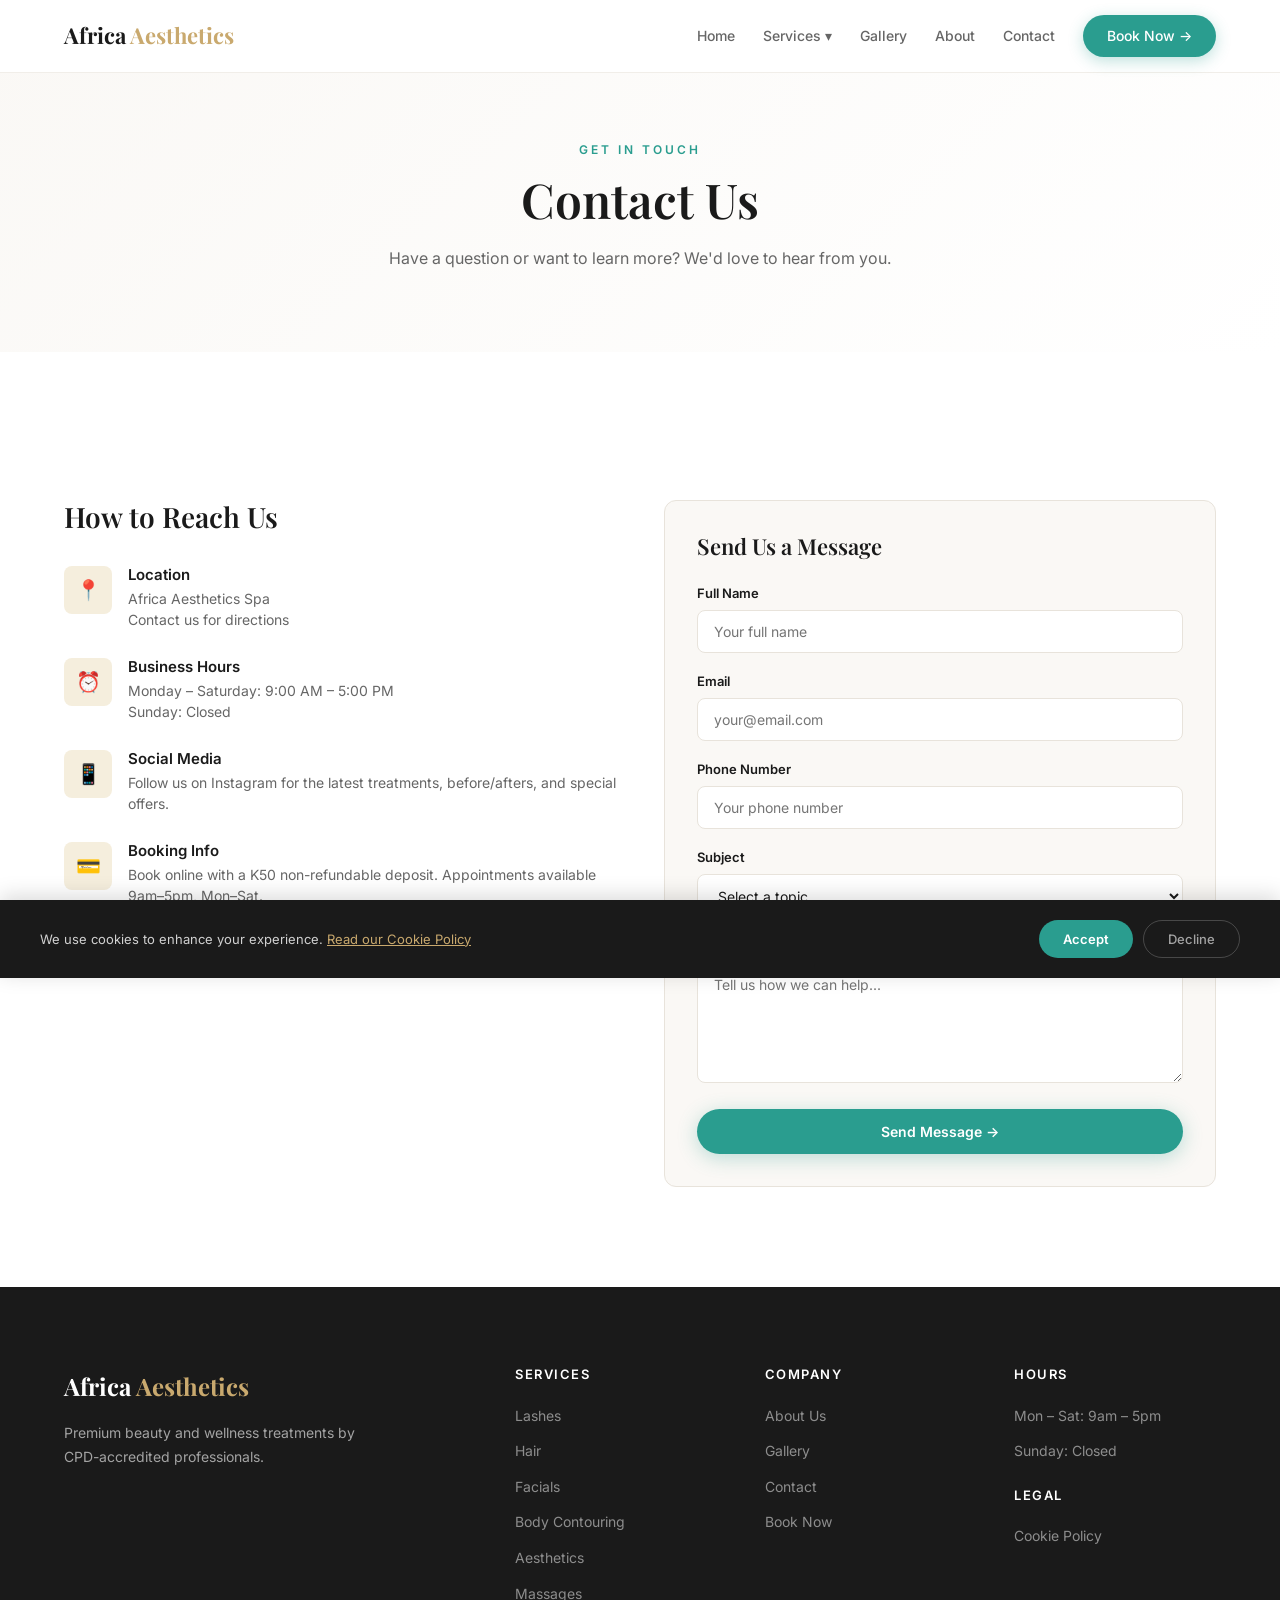
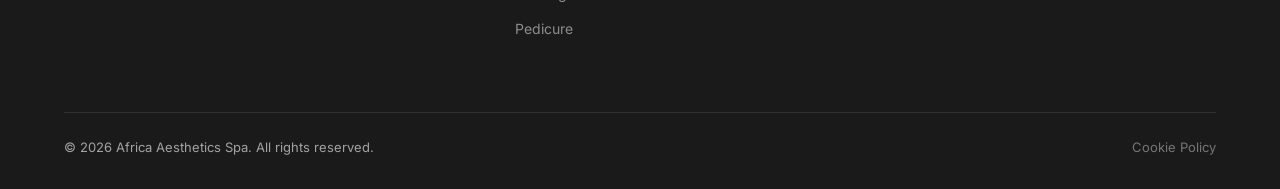
<file: contact.html>
<!DOCTYPE html>
<html lang="en">
<head>
  <meta charset="UTF-8" />
  <meta name="viewport" content="width=device-width, initial-scale=1.0" />
  <title>Contact Us — Africa Aesthetics Spa</title>
  <meta name="description" content="Get in touch with Africa Aesthetics Spa. Find our location, business hours, phone and contact form. Mon–Sat, 9am–5pm." />
  <link rel="stylesheet" href="css/style.css" />
</head>
<body>

  <!-- NAV -->
  <nav class="nav">
    <div class="nav-inner">
      <a href="/" class="nav-logo">Africa <span>Aesthetics</span></a>
      <div class="nav-links">
        <a href="/">Home</a>
        <div class="nav-dropdown">
          <a href="#">Services ▾</a>
          <div class="nav-dropdown-menu">
            <a href="services/lashes.html">Lashes</a>
            <a href="services/hair.html">Hair</a>
            <a href="services/facials.html">Facials</a>
            <a href="services/body-contouring.html">Body Contouring</a>
            <a href="services/aesthetics.html">Aesthetics</a>
            <a href="services/massages.html">Massages</a>
            <a href="services/pedicure.html">Pedicure</a>
          </div>
        </div>
        <a href="gallery.html">Gallery</a>
        <a href="about.html">About</a>
        <a href="contact.html">Contact</a>
        <a href="booking.html" class="btn-book-nav">Book Now →</a>
      </div>
      <button class="nav-toggle" aria-label="Toggle menu">
        <span></span><span></span><span></span>
      </button>
    </div>
  </nav>

  <!-- PAGE HERO -->
  <div class="page-hero">
    <div class="container">
      <div class="section-label">Get In Touch</div>
      <h1 class="section-title">Contact Us</h1>
      <p class="section-subtitle centered" style="margin: 0 auto;">
        Have a question or want to learn more? We'd love to hear from you.
      </p>
    </div>
  </div>

  <!-- CONTACT -->
  <section class="section-light">
    <div class="container">
      <div class="contact-grid">
        <!-- Info Column -->
        <div>
          <h2 style="font-size: 28px; margin-bottom: 32px;" class="fade-in">How to Reach Us</h2>

          <div class="contact-info-item fade-in">
            <div class="info-icon">📍</div>
            <div>
              <h4>Location</h4>
              <p>Africa Aesthetics Spa<br />Contact us for directions</p>
            </div>
          </div>

          <div class="contact-info-item fade-in">
            <div class="info-icon">⏰</div>
            <div>
              <h4>Business Hours</h4>
              <p>Monday – Saturday: 9:00 AM – 5:00 PM<br />Sunday: Closed</p>
            </div>
          </div>

          <div class="contact-info-item fade-in">
            <div class="info-icon">📱</div>
            <div>
              <h4>Social Media</h4>
              <p>Follow us on Instagram for the latest treatments, before/afters, and special offers.</p>
            </div>
          </div>

          <div class="contact-info-item fade-in">
            <div class="info-icon">💳</div>
            <div>
              <h4>Booking Info</h4>
              <p>Book online with a K50 non-refundable deposit. Appointments available 9am–5pm, Mon–Sat.</p>
            </div>
          </div>
        </div>

        <!-- Form Column -->
        <div class="fade-in">
          <div style="background: var(--cream); border: 1px solid var(--light-border); border-radius: var(--radius-md); padding: 32px;">
            <h3 style="font-size: 22px; margin-bottom: 24px;">Send Us a Message</h3>
            <form id="contactForm" onsubmit="event.preventDefault(); alert('Thank you for your message! We will get back to you shortly.'); this.reset();">
              <div class="form-group">
                <label for="name">Full Name</label>
                <input type="text" id="name" name="name" placeholder="Your full name" required />
              </div>
              <div class="form-group">
                <label for="email">Email</label>
                <input type="email" id="email" name="email" placeholder="your@email.com" required />
              </div>
              <div class="form-group">
                <label for="phone">Phone Number</label>
                <input type="tel" id="phone" name="phone" placeholder="Your phone number" />
              </div>
              <div class="form-group">
                <label for="subject">Subject</label>
                <select id="subject" name="subject">
                  <option value="">Select a topic</option>
                  <option value="booking">Booking Inquiry</option>
                  <option value="services">Service Information</option>
                  <option value="pricing">Pricing</option>
                  <option value="other">Other</option>
                </select>
              </div>
              <div class="form-group">
                <label for="message">Message</label>
                <textarea id="message" name="message" placeholder="Tell us how we can help..." required></textarea>
              </div>
              <button type="submit" class="btn btn-primary" style="width: 100%; justify-content: center;">Send Message →</button>
            </form>
          </div>
        </div>
      </div>
    </div>
  </section>

  <!-- FOOTER -->
  <footer class="footer">
    <div class="container">
      <div class="footer-grid">
        <div>
          <div class="footer-brand">Africa <span>Aesthetics</span></div>
          <p class="footer-desc">Premium beauty and wellness treatments by CPD-accredited professionals.</p>
        </div>
        <div>
          <h5>Services</h5>
          <ul>
            <li><a href="services/lashes.html">Lashes</a></li>
            <li><a href="services/hair.html">Hair</a></li>
            <li><a href="services/facials.html">Facials</a></li>
            <li><a href="services/body-contouring.html">Body Contouring</a></li>
            <li><a href="services/aesthetics.html">Aesthetics</a></li>
            <li><a href="services/massages.html">Massages</a></li>
            <li><a href="services/pedicure.html">Pedicure</a></li>
          </ul>
        </div>
        <div>
          <h5>Company</h5>
          <ul>
            <li><a href="about.html">About Us</a></li>
            <li><a href="gallery.html">Gallery</a></li>
            <li><a href="contact.html">Contact</a></li>
            <li><a href="booking.html">Book Now</a></li>
          </ul>
        </div>
        <div>
          <h5>Hours</h5>
          <ul>
            <li><a>Mon – Sat: 9am – 5pm</a></li>
            <li><a>Sunday: Closed</a></li>
          </ul>
          <h5 style="margin-top: 24px;">Legal</h5>
          <ul>
            <li><a href="cookie-policy.html">Cookie Policy</a></li>
          </ul>
        </div>
      </div>
      <div class="footer-bottom">
        <span>&copy; 2026 Africa Aesthetics Spa. All rights reserved.</span>
        <a href="cookie-policy.html">Cookie Policy</a>
      </div>
    </div>
  </footer>

  <div class="cookie-banner" id="cookieBanner">
    <div class="cookie-inner">
      <p class="cookie-text">We use cookies to enhance your experience. <a href="cookie-policy.html">Read our Cookie Policy</a></p>
      <div class="cookie-actions">
        <button class="cookie-accept">Accept</button>
        <button class="cookie-decline">Decline</button>
      </div>
    </div>
  </div>

  <script src="js/main.js"></script>
</body>
</html>
</file>
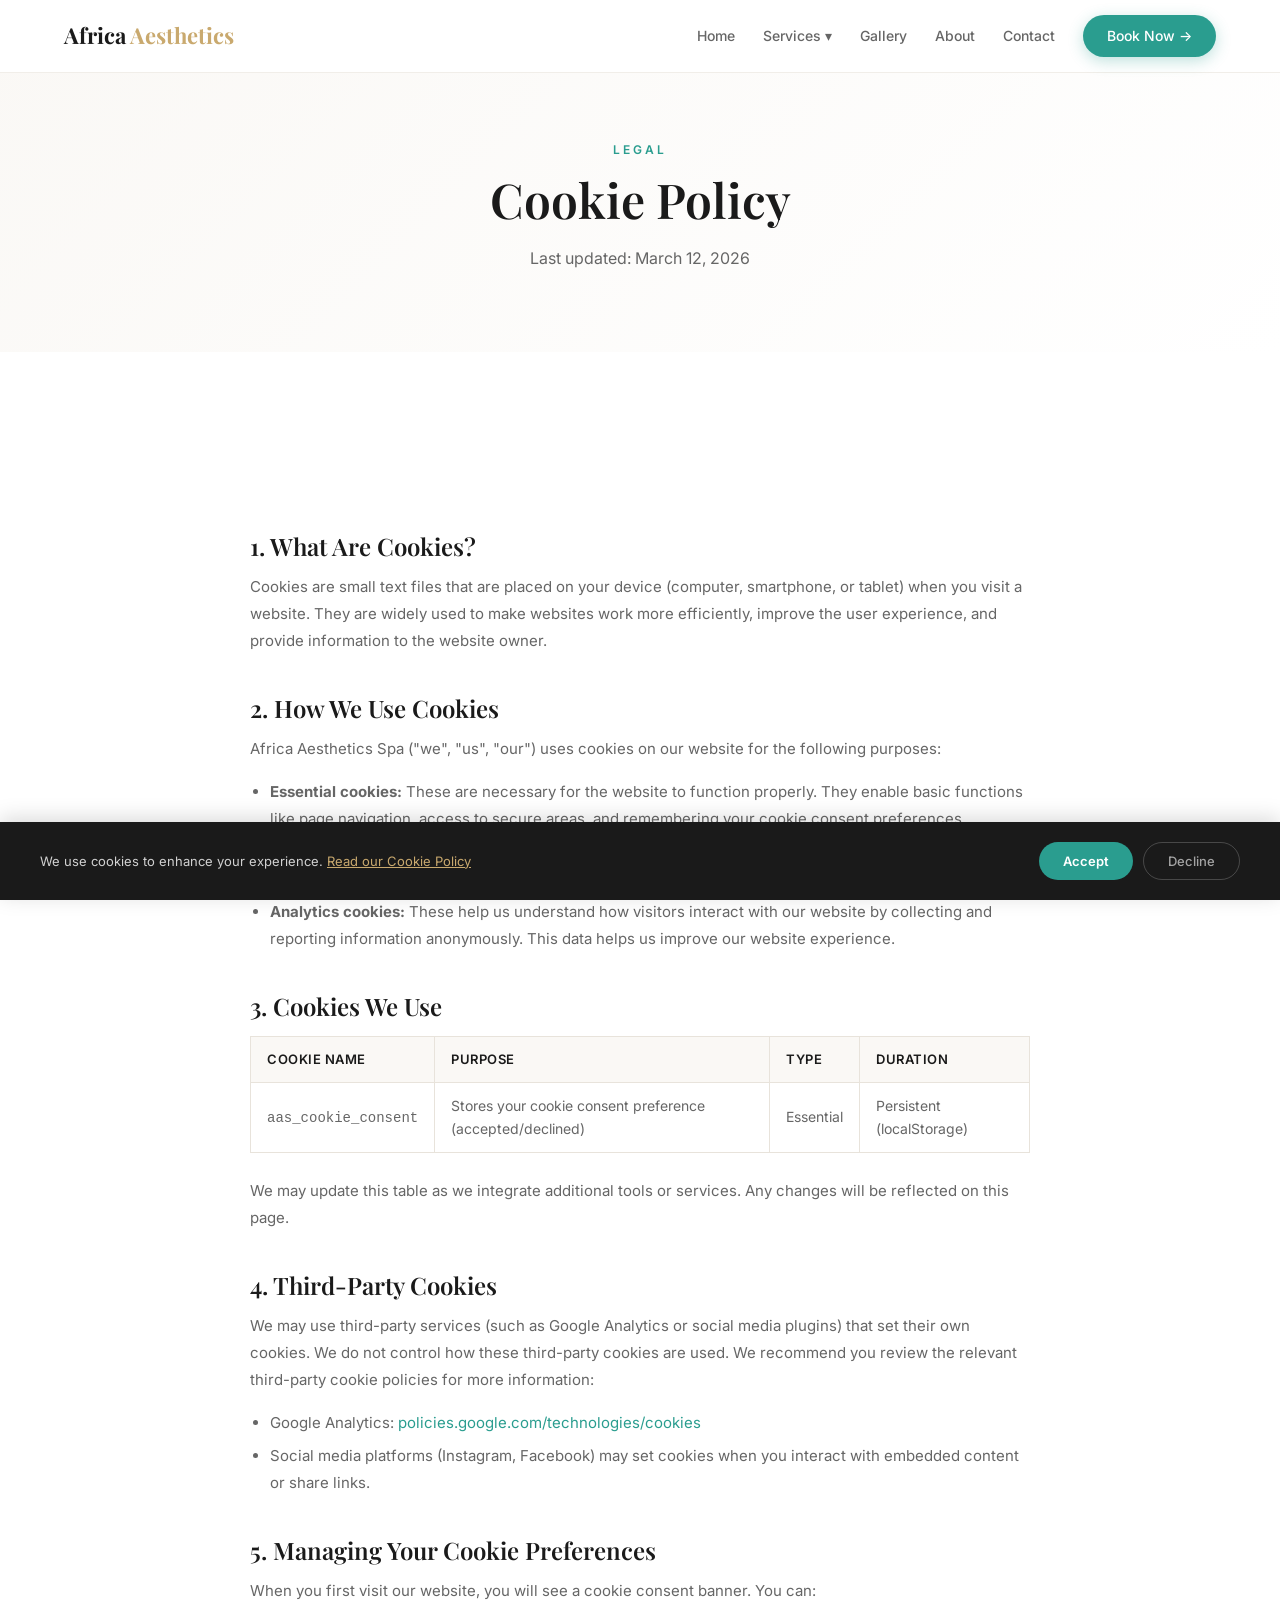
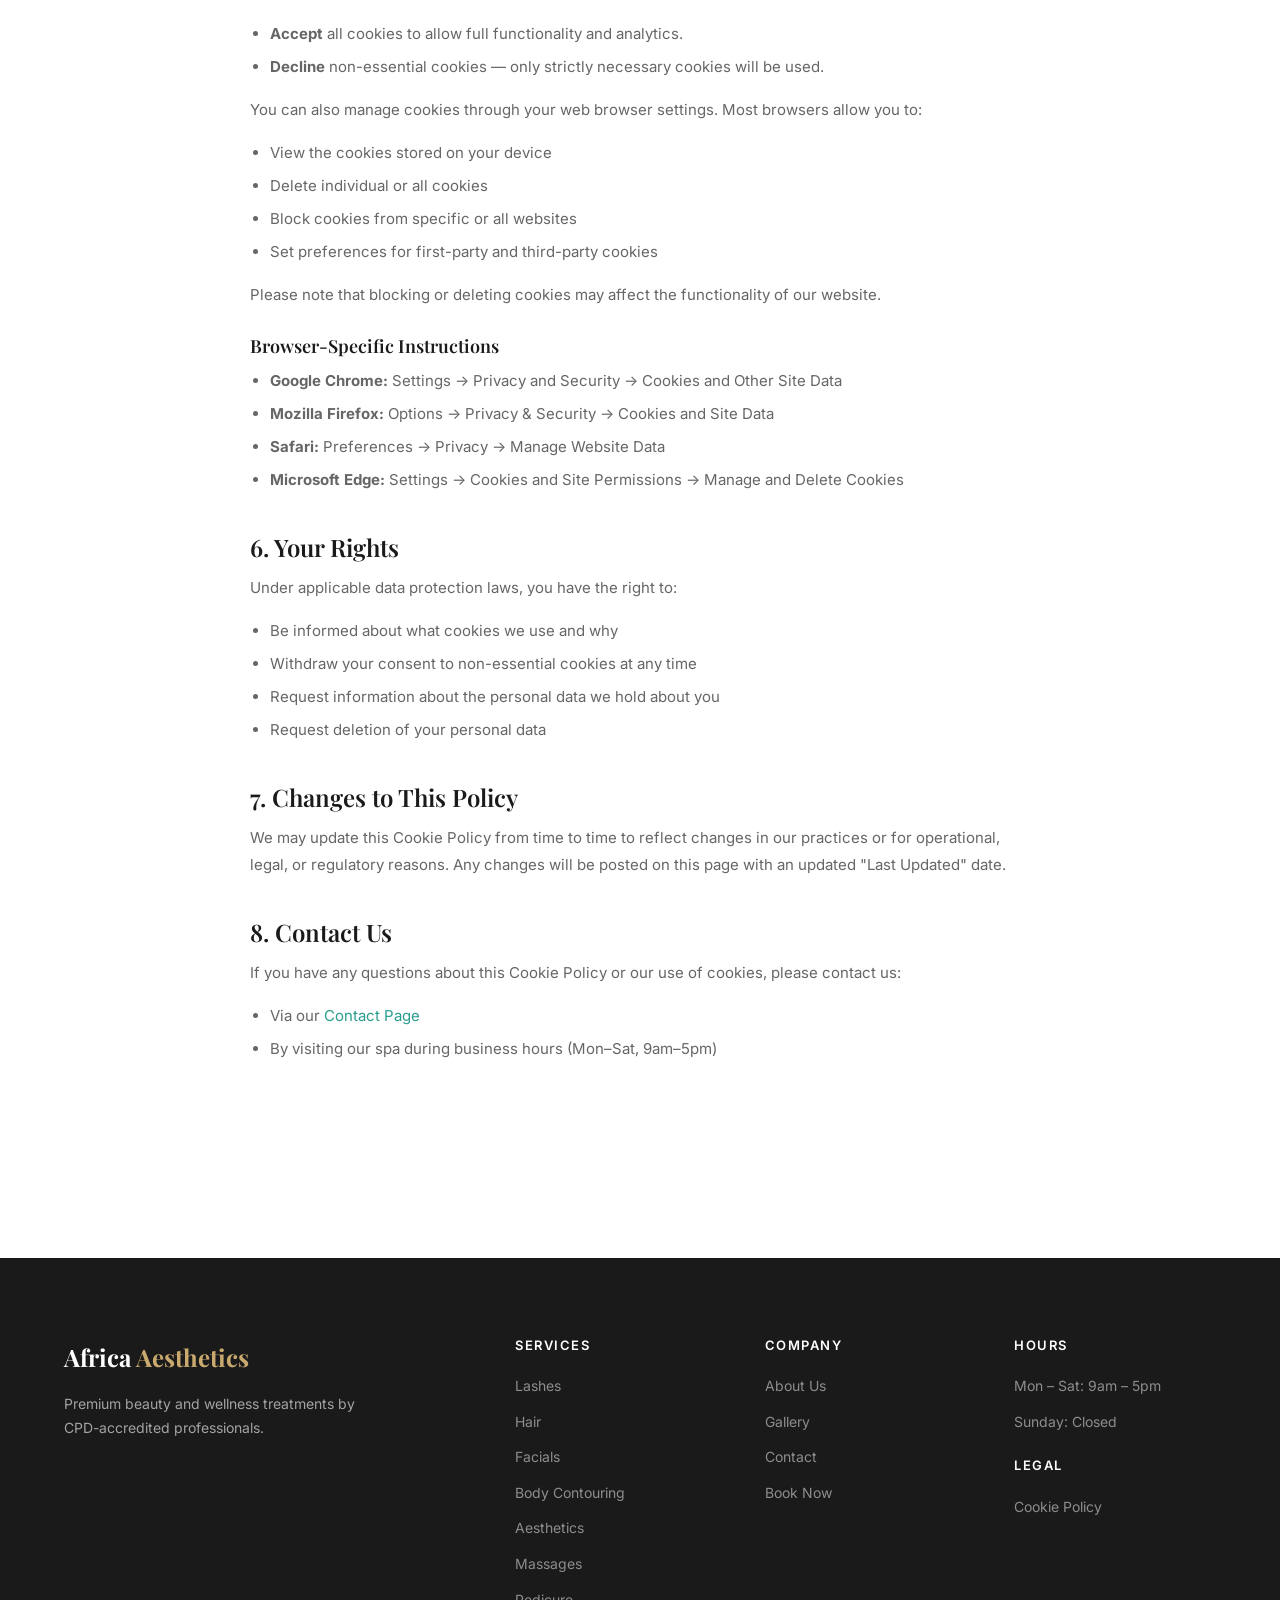
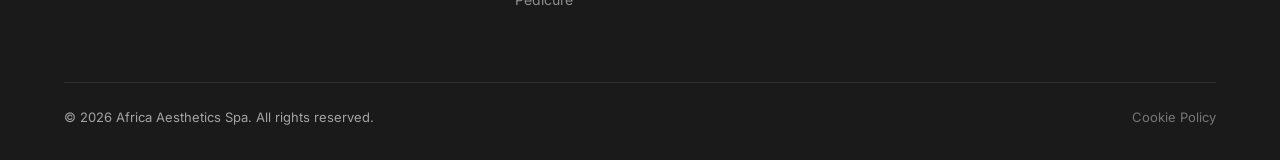
<file: cookie-policy.html>
<!DOCTYPE html>
<html lang="en">
<head>
  <meta charset="UTF-8" />
  <meta name="viewport" content="width=device-width, initial-scale=1.0" />
  <title>Cookie Policy — Africa Aesthetics Spa</title>
  <meta name="description" content="Read the Cookie Policy for Africa Aesthetics Spa. Learn what cookies we use, why, and how you can manage your preferences." />
  <link rel="stylesheet" href="css/style.css" />
</head>
<body>

  <!-- NAV -->
  <nav class="nav">
    <div class="nav-inner">
      <a href="/" class="nav-logo">Africa <span>Aesthetics</span></a>
      <div class="nav-links">
        <a href="/">Home</a>
        <div class="nav-dropdown">
          <a href="#">Services ▾</a>
          <div class="nav-dropdown-menu">
            <a href="services/lashes.html">Lashes</a>
            <a href="services/hair.html">Hair</a>
            <a href="services/facials.html">Facials</a>
            <a href="services/body-contouring.html">Body Contouring</a>
            <a href="services/aesthetics.html">Aesthetics</a>
            <a href="services/massages.html">Massages</a>
            <a href="services/pedicure.html">Pedicure</a>
          </div>
        </div>
        <a href="gallery.html">Gallery</a>
        <a href="about.html">About</a>
        <a href="contact.html">Contact</a>
        <a href="booking.html" class="btn-book-nav">Book Now →</a>
      </div>
      <button class="nav-toggle" aria-label="Toggle menu">
        <span></span><span></span><span></span>
      </button>
    </div>
  </nav>

  <!-- PAGE HERO -->
  <div class="page-hero">
    <div class="container">
      <div class="section-label">Legal</div>
      <h1 class="section-title">Cookie Policy</h1>
      <p class="section-subtitle centered" style="margin: 0 auto;">
        Last updated: March 12, 2026
      </p>
    </div>
  </div>

  <!-- CONTENT -->
  <section class="section-light">
    <div class="container">
      <div class="legal-content">

        <h2>1. What Are Cookies?</h2>
        <p>
          Cookies are small text files that are placed on your device (computer, smartphone, or tablet) when you visit a website. They are widely used to make websites work more efficiently, improve the user experience, and provide information to the website owner.
        </p>

        <h2>2. How We Use Cookies</h2>
        <p>Africa Aesthetics Spa ("we", "us", "our") uses cookies on our website for the following purposes:</p>
        <ul>
          <li><strong>Essential cookies:</strong> These are necessary for the website to function properly. They enable basic functions like page navigation, access to secure areas, and remembering your cookie consent preferences.</li>
          <li><strong>Functionality cookies:</strong> These allow our website to remember choices you make (such as language preferences or form inputs) and provide enhanced, personalised features.</li>
          <li><strong>Analytics cookies:</strong> These help us understand how visitors interact with our website by collecting and reporting information anonymously. This data helps us improve our website experience.</li>
        </ul>

        <h2>3. Cookies We Use</h2>
        <table>
          <thead>
            <tr>
              <th>Cookie Name</th>
              <th>Purpose</th>
              <th>Type</th>
              <th>Duration</th>
            </tr>
          </thead>
          <tbody>
            <tr>
              <td><code>aas_cookie_consent</code></td>
              <td>Stores your cookie consent preference (accepted/declined)</td>
              <td>Essential</td>
              <td>Persistent (localStorage)</td>
            </tr>
          </tbody>
        </table>
        <p>
          We may update this table as we integrate additional tools or services. Any changes will be reflected on this page.
        </p>

        <h2>4. Third-Party Cookies</h2>
        <p>
          We may use third-party services (such as Google Analytics or social media plugins) that set their own cookies. We do not control how these third-party cookies are used. We recommend you review the relevant third-party cookie policies for more information:
        </p>
        <ul>
          <li>Google Analytics: <a href="https://policies.google.com/technologies/cookies" target="_blank" rel="noopener" style="color: var(--teal);">policies.google.com/technologies/cookies</a></li>
          <li>Social media platforms (Instagram, Facebook) may set cookies when you interact with embedded content or share links.</li>
        </ul>

        <h2>5. Managing Your Cookie Preferences</h2>
        <p>When you first visit our website, you will see a cookie consent banner. You can:</p>
        <ul>
          <li><strong>Accept</strong> all cookies to allow full functionality and analytics.</li>
          <li><strong>Decline</strong> non-essential cookies — only strictly necessary cookies will be used.</li>
        </ul>
        <p>
          You can also manage cookies through your web browser settings. Most browsers allow you to:
        </p>
        <ul>
          <li>View the cookies stored on your device</li>
          <li>Delete individual or all cookies</li>
          <li>Block cookies from specific or all websites</li>
          <li>Set preferences for first-party and third-party cookies</li>
        </ul>
        <p>
          Please note that blocking or deleting cookies may affect the functionality of our website.
        </p>

        <h3>Browser-Specific Instructions</h3>
        <ul>
          <li><strong>Google Chrome:</strong> Settings → Privacy and Security → Cookies and Other Site Data</li>
          <li><strong>Mozilla Firefox:</strong> Options → Privacy & Security → Cookies and Site Data</li>
          <li><strong>Safari:</strong> Preferences → Privacy → Manage Website Data</li>
          <li><strong>Microsoft Edge:</strong> Settings → Cookies and Site Permissions → Manage and Delete Cookies</li>
        </ul>

        <h2>6. Your Rights</h2>
        <p>
          Under applicable data protection laws, you have the right to:
        </p>
        <ul>
          <li>Be informed about what cookies we use and why</li>
          <li>Withdraw your consent to non-essential cookies at any time</li>
          <li>Request information about the personal data we hold about you</li>
          <li>Request deletion of your personal data</li>
        </ul>

        <h2>7. Changes to This Policy</h2>
        <p>
          We may update this Cookie Policy from time to time to reflect changes in our practices or for operational, legal, or regulatory reasons. Any changes will be posted on this page with an updated "Last Updated" date.
        </p>

        <h2>8. Contact Us</h2>
        <p>
          If you have any questions about this Cookie Policy or our use of cookies, please contact us:
        </p>
        <ul>
          <li>Via our <a href="contact.html" style="color: var(--teal);">Contact Page</a></li>
          <li>By visiting our spa during business hours (Mon–Sat, 9am–5pm)</li>
        </ul>

      </div>
    </div>
  </section>

  <!-- FOOTER -->
  <footer class="footer">
    <div class="container">
      <div class="footer-grid">
        <div>
          <div class="footer-brand">Africa <span>Aesthetics</span></div>
          <p class="footer-desc">Premium beauty and wellness treatments by CPD-accredited professionals.</p>
        </div>
        <div>
          <h5>Services</h5>
          <ul>
            <li><a href="services/lashes.html">Lashes</a></li>
            <li><a href="services/hair.html">Hair</a></li>
            <li><a href="services/facials.html">Facials</a></li>
            <li><a href="services/body-contouring.html">Body Contouring</a></li>
            <li><a href="services/aesthetics.html">Aesthetics</a></li>
            <li><a href="services/massages.html">Massages</a></li>
            <li><a href="services/pedicure.html">Pedicure</a></li>
          </ul>
        </div>
        <div>
          <h5>Company</h5>
          <ul>
            <li><a href="about.html">About Us</a></li>
            <li><a href="gallery.html">Gallery</a></li>
            <li><a href="contact.html">Contact</a></li>
            <li><a href="booking.html">Book Now</a></li>
          </ul>
        </div>
        <div>
          <h5>Hours</h5>
          <ul>
            <li><a>Mon – Sat: 9am – 5pm</a></li>
            <li><a>Sunday: Closed</a></li>
          </ul>
          <h5 style="margin-top: 24px;">Legal</h5>
          <ul>
            <li><a href="cookie-policy.html">Cookie Policy</a></li>
          </ul>
        </div>
      </div>
      <div class="footer-bottom">
        <span>&copy; 2026 Africa Aesthetics Spa. All rights reserved.</span>
        <a href="cookie-policy.html">Cookie Policy</a>
      </div>
    </div>
  </footer>

  <div class="cookie-banner" id="cookieBanner">
    <div class="cookie-inner">
      <p class="cookie-text">We use cookies to enhance your experience. <a href="cookie-policy.html">Read our Cookie Policy</a></p>
      <div class="cookie-actions">
        <button class="cookie-accept">Accept</button>
        <button class="cookie-decline">Decline</button>
      </div>
    </div>
  </div>

  <script src="js/main.js"></script>
</body>
</html>
</file>
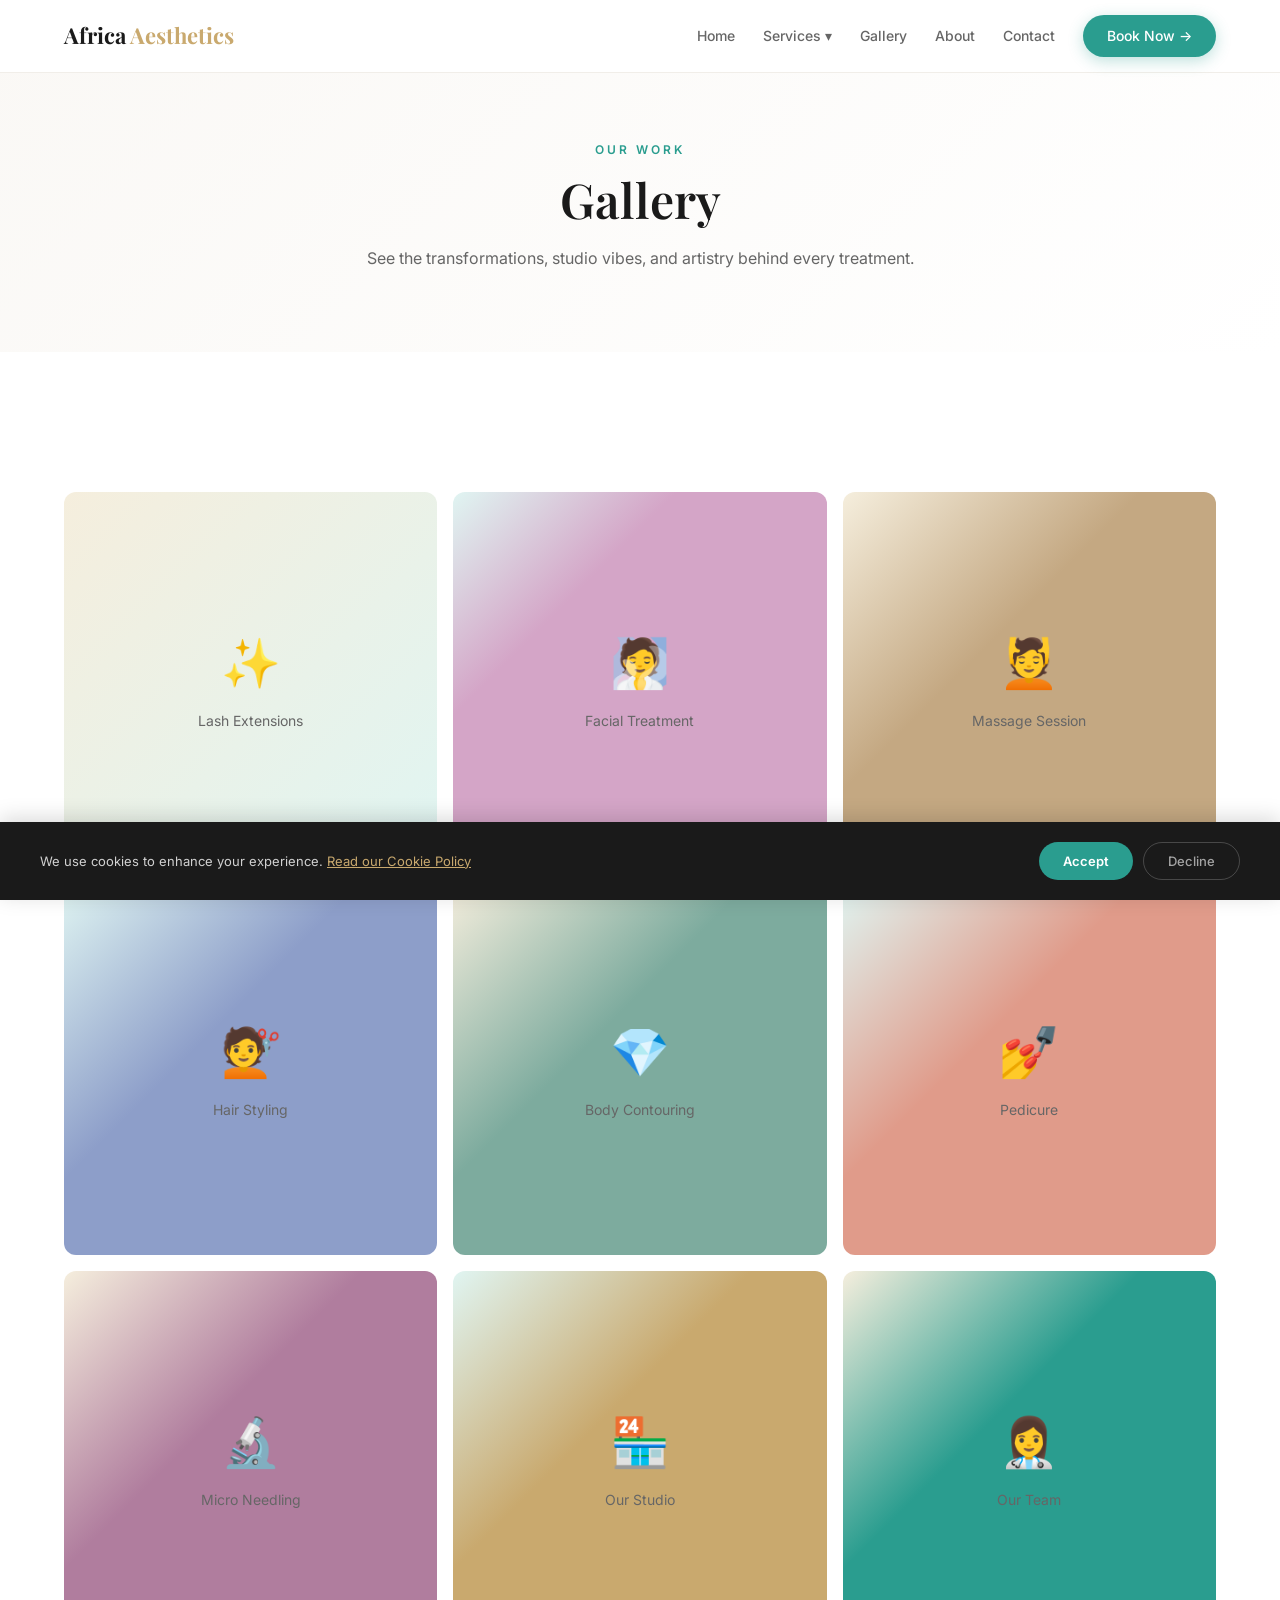
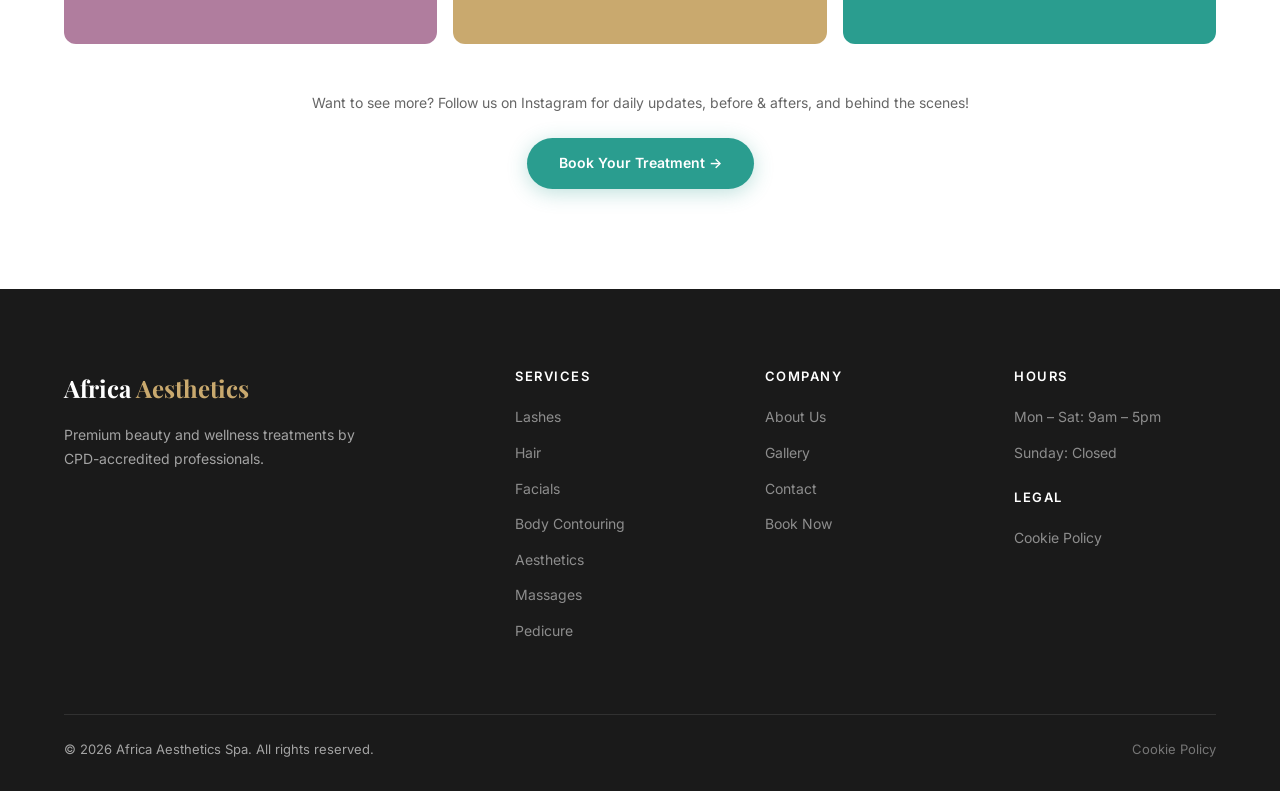
<file: gallery.html>
<!DOCTYPE html>
<html lang="en">
<head>
  <meta charset="UTF-8" />
  <meta name="viewport" content="width=device-width, initial-scale=1.0" />
  <title>Gallery — Africa Aesthetics Spa</title>
  <meta name="description" content="Browse our gallery of treatments, before & afters, and studio photos at Africa Aesthetics Spa." />
  <link rel="stylesheet" href="css/style.css" />
</head>
<body>

  <!-- NAV -->
  <nav class="nav">
    <div class="nav-inner">
      <a href="/" class="nav-logo">Africa <span>Aesthetics</span></a>
      <div class="nav-links">
        <a href="/">Home</a>
        <div class="nav-dropdown">
          <a href="#">Services ▾</a>
          <div class="nav-dropdown-menu">
            <a href="services/lashes.html">Lashes</a>
            <a href="services/hair.html">Hair</a>
            <a href="services/facials.html">Facials</a>
            <a href="services/body-contouring.html">Body Contouring</a>
            <a href="services/aesthetics.html">Aesthetics</a>
            <a href="services/massages.html">Massages</a>
            <a href="services/pedicure.html">Pedicure</a>
          </div>
        </div>
        <a href="gallery.html">Gallery</a>
        <a href="about.html">About</a>
        <a href="contact.html">Contact</a>
        <a href="booking.html" class="btn-book-nav">Book Now →</a>
      </div>
      <button class="nav-toggle" aria-label="Toggle menu">
        <span></span><span></span><span></span>
      </button>
    </div>
  </nav>

  <!-- PAGE HERO -->
  <div class="page-hero">
    <div class="container">
      <div class="section-label">Our Work</div>
      <h1 class="section-title">Gallery</h1>
      <p class="section-subtitle centered" style="margin: 0 auto;">
        See the transformations, studio vibes, and artistry behind every treatment.
      </p>
    </div>
  </div>

  <!-- GALLERY -->
  <section class="section-light">
    <div class="container">
      <div class="gallery-grid">
        <div class="gallery-item fade-in" style="background: linear-gradient(135deg, #f5eedd 0%, #e0f5f2 100%); display: flex; align-items: center; justify-content: center;">
          <div style="text-align: center; padding: 20px;">
            <div style="font-size: 48px;">✨</div>
            <div style="font-size: 14px; color: var(--muted); margin-top: 8px;">Lash Extensions</div>
          </div>
          <div class="gallery-overlay"><span>Lash Extensions</span></div>
        </div>

        <div class="gallery-item fade-in" style="background: linear-gradient(135deg, #e0f5f2 0%, #d4a5c7 30%); display: flex; align-items: center; justify-content: center;">
          <div style="text-align: center; padding: 20px;">
            <div style="font-size: 48px;">🧖</div>
            <div style="font-size: 14px; color: var(--muted); margin-top: 8px;">Facial Treatment</div>
          </div>
          <div class="gallery-overlay"><span>Facial Treatment</span></div>
        </div>

        <div class="gallery-item fade-in" style="background: linear-gradient(135deg, #f5eedd 0%, #c4a882 40%); display: flex; align-items: center; justify-content: center;">
          <div style="text-align: center; padding: 20px;">
            <div style="font-size: 48px;">💆</div>
            <div style="font-size: 14px; color: var(--muted); margin-top: 8px;">Massage Session</div>
          </div>
          <div class="gallery-overlay"><span>Massage Session</span></div>
        </div>

        <div class="gallery-item fade-in" style="background: linear-gradient(135deg, #e0f5f2 0%, #8d9ec9 40%); display: flex; align-items: center; justify-content: center;">
          <div style="text-align: center; padding: 20px;">
            <div style="font-size: 48px;">💇</div>
            <div style="font-size: 14px; color: var(--muted); margin-top: 8px;">Hair Styling</div>
          </div>
          <div class="gallery-overlay"><span>Hair Styling</span></div>
        </div>

        <div class="gallery-item fade-in" style="background: linear-gradient(135deg, #f5eedd 0%, #7dab9e 40%); display: flex; align-items: center; justify-content: center;">
          <div style="text-align: center; padding: 20px;">
            <div style="font-size: 48px;">💎</div>
            <div style="font-size: 14px; color: var(--muted); margin-top: 8px;">Body Contouring</div>
          </div>
          <div class="gallery-overlay"><span>Body Contouring</span></div>
        </div>

        <div class="gallery-item fade-in" style="background: linear-gradient(135deg, #e0f5f2 0%, #e09b8a 40%); display: flex; align-items: center; justify-content: center;">
          <div style="text-align: center; padding: 20px;">
            <div style="font-size: 48px;">💅</div>
            <div style="font-size: 14px; color: var(--muted); margin-top: 8px;">Pedicure</div>
          </div>
          <div class="gallery-overlay"><span>Luxury Pedicure</span></div>
        </div>

        <div class="gallery-item fade-in" style="background: linear-gradient(135deg, #f5eedd 0%, #b07d9e 40%); display: flex; align-items: center; justify-content: center;">
          <div style="text-align: center; padding: 20px;">
            <div style="font-size: 48px;">🔬</div>
            <div style="font-size: 14px; color: var(--muted); margin-top: 8px;">Micro Needling</div>
          </div>
          <div class="gallery-overlay"><span>Aesthetics Treatment</span></div>
        </div>

        <div class="gallery-item fade-in" style="background: linear-gradient(135deg, #e0f5f2 0%, #c9a96e 40%); display: flex; align-items: center; justify-content: center;">
          <div style="text-align: center; padding: 20px;">
            <div style="font-size: 48px;">🏪</div>
            <div style="font-size: 14px; color: var(--muted); margin-top: 8px;">Our Studio</div>
          </div>
          <div class="gallery-overlay"><span>Our Studio</span></div>
        </div>

        <div class="gallery-item fade-in" style="background: linear-gradient(135deg, #f5eedd 0%, #2a9d8f 40%); display: flex; align-items: center; justify-content: center;">
          <div style="text-align: center; padding: 20px;">
            <div style="font-size: 48px;">👩‍⚕️</div>
            <div style="font-size: 14px; color: var(--muted); margin-top: 8px;">Our Team</div>
          </div>
          <div class="gallery-overlay"><span>Our Expert Team</span></div>
        </div>
      </div>

      <div class="text-center fade-in" style="margin-top: 48px;">
        <p style="color: var(--muted); font-size: 14px; margin-bottom: 24px;">
          Want to see more? Follow us on Instagram for daily updates, before & afters, and behind the scenes!
        </p>
        <a href="booking.html" class="btn btn-primary">Book Your Treatment →</a>
      </div>
    </div>
  </section>

  <!-- FOOTER -->
  <footer class="footer">
    <div class="container">
      <div class="footer-grid">
        <div>
          <div class="footer-brand">Africa <span>Aesthetics</span></div>
          <p class="footer-desc">Premium beauty and wellness treatments by CPD-accredited professionals.</p>
        </div>
        <div>
          <h5>Services</h5>
          <ul>
            <li><a href="services/lashes.html">Lashes</a></li>
            <li><a href="services/hair.html">Hair</a></li>
            <li><a href="services/facials.html">Facials</a></li>
            <li><a href="services/body-contouring.html">Body Contouring</a></li>
            <li><a href="services/aesthetics.html">Aesthetics</a></li>
            <li><a href="services/massages.html">Massages</a></li>
            <li><a href="services/pedicure.html">Pedicure</a></li>
          </ul>
        </div>
        <div>
          <h5>Company</h5>
          <ul>
            <li><a href="about.html">About Us</a></li>
            <li><a href="gallery.html">Gallery</a></li>
            <li><a href="contact.html">Contact</a></li>
            <li><a href="booking.html">Book Now</a></li>
          </ul>
        </div>
        <div>
          <h5>Hours</h5>
          <ul>
            <li><a>Mon – Sat: 9am – 5pm</a></li>
            <li><a>Sunday: Closed</a></li>
          </ul>
          <h5 style="margin-top: 24px;">Legal</h5>
          <ul>
            <li><a href="cookie-policy.html">Cookie Policy</a></li>
          </ul>
        </div>
      </div>
      <div class="footer-bottom">
        <span>&copy; 2026 Africa Aesthetics Spa. All rights reserved.</span>
        <a href="cookie-policy.html">Cookie Policy</a>
      </div>
    </div>
  </footer>

  <div class="cookie-banner" id="cookieBanner">
    <div class="cookie-inner">
      <p class="cookie-text">We use cookies to enhance your experience. <a href="cookie-policy.html">Read our Cookie Policy</a></p>
      <div class="cookie-actions">
        <button class="cookie-accept">Accept</button>
        <button class="cookie-decline">Decline</button>
      </div>
    </div>
  </div>

  <script src="js/main.js"></script>
</body>
</html>
</file>
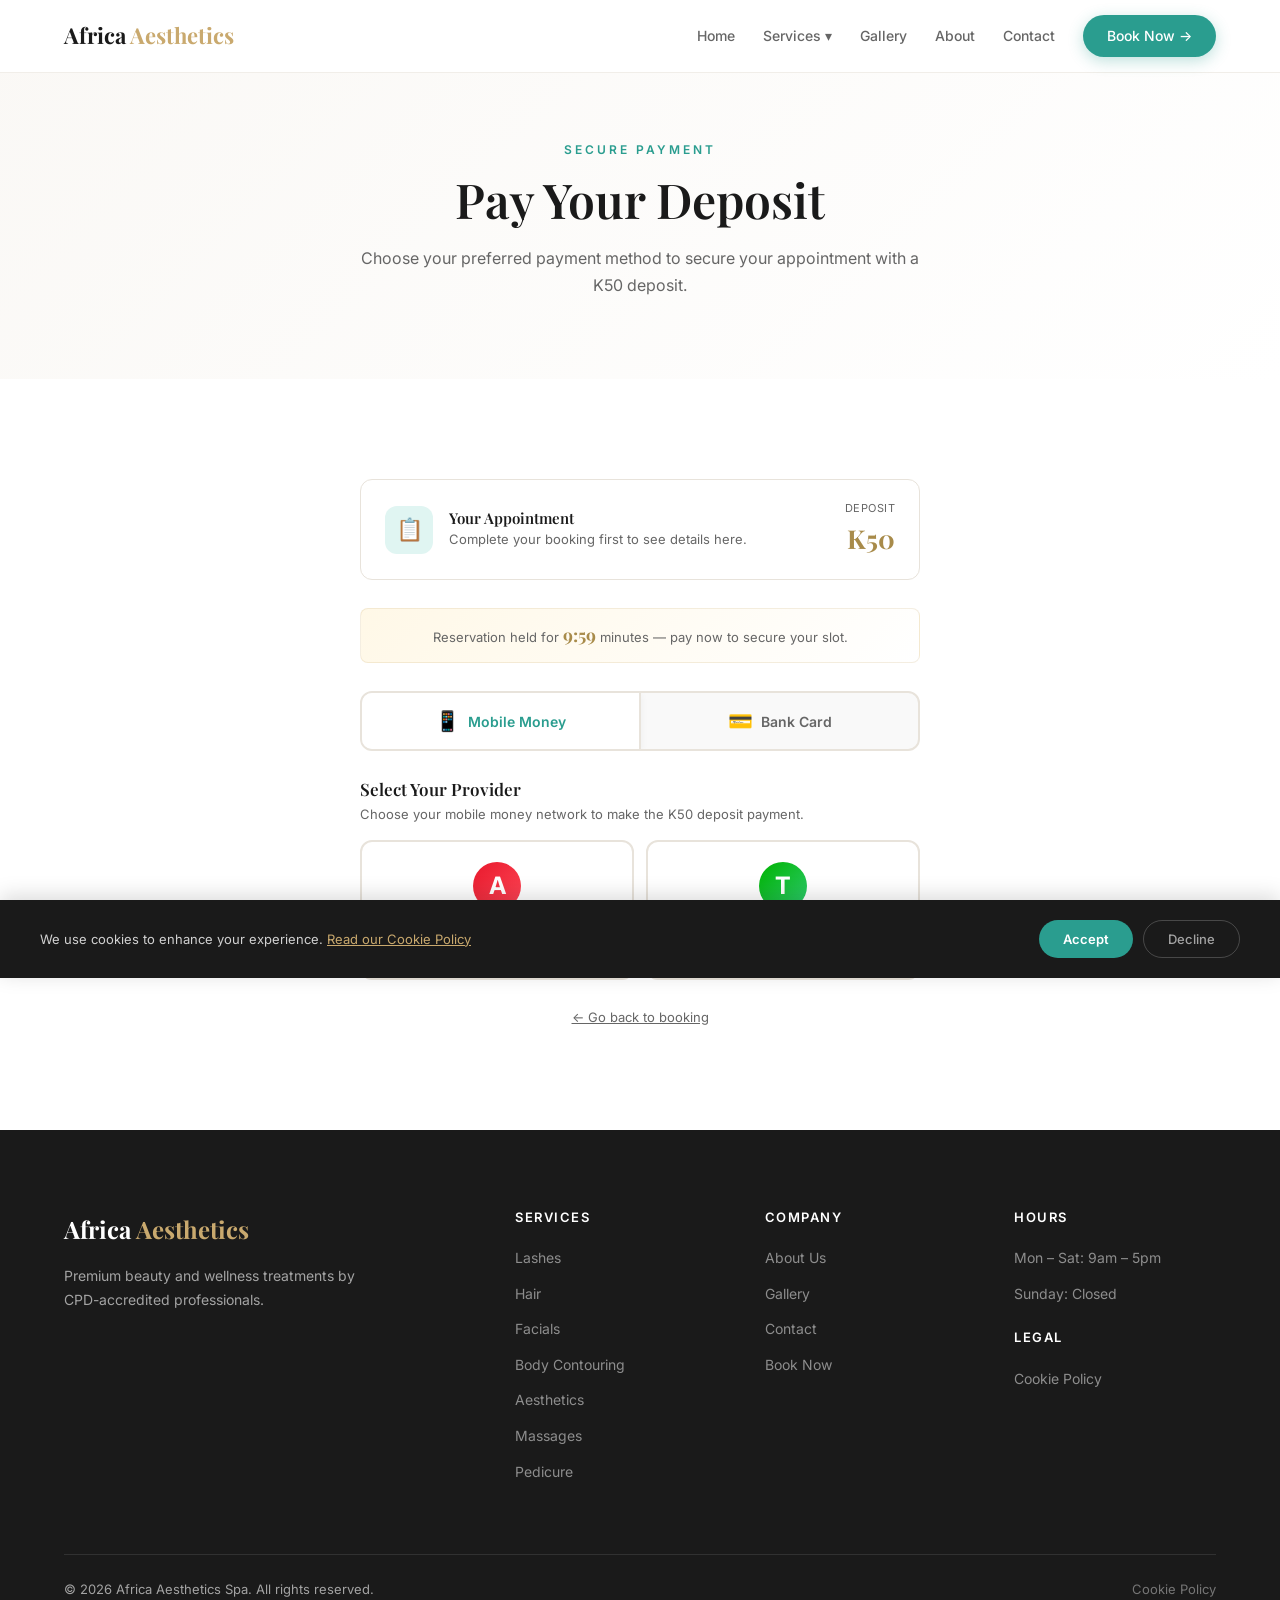
<file: payment.html>
<!DOCTYPE html>
<html lang="en">
<head>
  <meta charset="UTF-8" />
  <meta name="viewport" content="width=device-width, initial-scale=1.0" />
  <title>Pay Deposit — Africa Aesthetics Spa</title>
  <meta name="description" content="Secure your booking with a K50 deposit. Pay via Mobile Money (Airtel, TNM) or bank card (Visa, Mastercard)." />
  <link rel="stylesheet" href="css/style.css" />
  <style>
    /* ═══ Payment Page Styles ═══ */

    .payment-wrapper {
      max-width: 560px;
      margin: 0 auto;
    }

    /* Booking summary strip */
    .pay-summary {
      background: var(--white);
      border: 1px solid var(--light-border);
      border-radius: var(--radius-md);
      padding: 20px 24px;
      margin-bottom: 28px;
      display: flex;
      align-items: center;
      gap: 16px;
    }

    .pay-summary-icon {
      width: 48px;
      height: 48px;
      border-radius: 12px;
      background: var(--teal-light);
      display: flex;
      align-items: center;
      justify-content: center;
      font-size: 22px;
      flex-shrink: 0;
    }

    .pay-summary-details h4 {
      font-size: 15px;
      font-family: var(--font-heading);
      margin-bottom: 2px;
    }

    .pay-summary-details p {
      font-size: 13px;
      color: var(--muted);
    }

    .pay-summary-amount {
      margin-left: auto;
      text-align: right;
    }

    .pay-summary-amount .amount {
      font-size: 26px;
      font-weight: 700;
      color: var(--gold-dark);
      font-family: var(--font-heading);
    }

    .pay-summary-amount .label {
      font-size: 11px;
      color: var(--muted);
      text-transform: uppercase;
      letter-spacing: 0.5px;
    }

    /* Timer */
    .pay-timer {
      text-align: center;
      padding: 12px;
      background: linear-gradient(135deg, #fff8e7, #fff);
      border: 1px solid rgba(201, 169, 110, 0.2);
      border-radius: var(--radius-sm);
      margin-bottom: 28px;
      font-size: 13px;
      color: var(--muted);
    }

    .pay-timer strong {
      color: var(--gold-dark);
      font-family: var(--font-heading);
      font-size: 18px;
    }

    /* Method tabs */
    .pay-tabs {
      display: flex;
      border: 2px solid var(--light-border);
      border-radius: var(--radius-md);
      overflow: hidden;
      margin-bottom: 28px;
      background: #f9f9f9;
    }

    .pay-tab {
      flex: 1;
      padding: 16px 12px;
      text-align: center;
      cursor: pointer;
      transition: var(--transition);
      border: none;
      background: transparent;
      font-size: 14px;
      font-weight: 600;
      color: var(--muted);
      display: flex;
      align-items: center;
      justify-content: center;
      gap: 8px;
    }

    .pay-tab:first-child {
      border-right: 2px solid var(--light-border);
    }

    .pay-tab:hover {
      background: var(--white);
    }

    .pay-tab.active {
      background: var(--white);
      color: var(--teal);
      box-shadow: 0 2px 8px rgba(0,0,0,0.05);
    }

    .pay-tab .tab-icon {
      font-size: 20px;
    }

    /* Payment forms */
    .pay-form {
      display: none;
      animation: fadeSlideIn 0.3s ease;
    }

    .pay-form.active { display: block; }

    @keyframes fadeSlideIn {
      from { opacity: 0; transform: translateY(12px); }
      to   { opacity: 1; transform: translateY(0); }
    }

    /* Mobile Money */
    .momo-providers {
      display: grid;
      grid-template-columns: 1fr 1fr;
      gap: 12px;
      margin-bottom: 24px;
    }

    .momo-provider {
      background: var(--white);
      border: 2px solid var(--light-border);
      border-radius: var(--radius-md);
      padding: 20px 16px;
      text-align: center;
      cursor: pointer;
      transition: var(--transition);
    }

    .momo-provider:hover {
      border-color: var(--gold);
      transform: translateY(-2px);
      box-shadow: var(--shadow-sm);
    }

    .momo-provider.selected {
      border-color: var(--teal);
      background: var(--teal-light);
      box-shadow: 0 0 0 3px rgba(42, 157, 143, 0.15);
    }

    .momo-provider .mp-icon {
      width: 48px;
      height: 48px;
      border-radius: 50%;
      margin: 0 auto 10px;
      display: flex;
      align-items: center;
      justify-content: center;
      font-size: 24px;
      font-weight: 700;
    }

    .momo-provider[data-provider="airtel"] .mp-icon {
      background: linear-gradient(135deg, #e8192c, #ff4757);
      color: white;
    }

    .momo-provider[data-provider="tnm"] .mp-icon {
      background: linear-gradient(135deg, #00b300, #2ecc71);
      color: white;
    }

    .momo-provider h4 { font-size: 15px; font-family: var(--font-heading); margin-bottom: 2px; }
    .momo-provider p { font-size: 11px; color: var(--muted); }

    .momo-phone-form {
      display: none;
      margin-top: 20px;
      padding: 24px;
      background: #fafbfc;
      border-radius: var(--radius-md);
      border: 1px solid var(--light-border);
    }

    .momo-phone-form.visible {
      display: block;
      animation: fadeSlideIn 0.3s ease;
    }

    .momo-phone-form .momo-label {
      display: flex;
      align-items: center;
      gap: 8px;
      margin-bottom: 16px;
      font-weight: 600;
      font-size: 14px;
    }

    .momo-phone-form .momo-label .ml-badge {
      padding: 3px 10px;
      border-radius: 20px;
      font-size: 11px;
      font-weight: 600;
      color: white;
    }

    .momo-steps {
      margin: 20px 0;
      padding: 0;
      list-style: none;
    }

    .momo-steps li {
      display: flex;
      align-items: flex-start;
      gap: 12px;
      padding: 10px 0;
      font-size: 13px;
      color: var(--body);
      line-height: 1.5;
    }

    .momo-steps li .step-num {
      width: 24px;
      height: 24px;
      border-radius: 50%;
      background: var(--teal);
      color: white;
      display: flex;
      align-items: center;
      justify-content: center;
      font-size: 12px;
      font-weight: 700;
      flex-shrink: 0;
    }

    /* Card form */
    .card-brands {
      display: flex;
      gap: 8px;
      margin-bottom: 24px;
      justify-content: center;
    }

    .card-brand {
      padding: 8px 16px;
      border: 1.5px solid var(--light-border);
      border-radius: var(--radius-sm);
      font-size: 13px;
      font-weight: 600;
      color: var(--muted);
      display: flex;
      align-items: center;
      gap: 6px;
    }

    .card-form-grid {
      display: grid;
      gap: 16px;
    }

    .card-row {
      display: grid;
      grid-template-columns: 1fr 1fr;
      gap: 12px;
    }

    .form-field {
      position: relative;
    }

    .form-field label {
      display: block;
      font-size: 12px;
      font-weight: 600;
      color: var(--body);
      margin-bottom: 6px;
      text-transform: uppercase;
      letter-spacing: 0.5px;
    }

    .form-field input {
      width: 100%;
      padding: 13px 16px;
      border: 1.5px solid var(--light-border);
      border-radius: var(--radius-sm);
      font-size: 15px;
      font-family: 'Inter', monospace;
      transition: var(--transition);
      background: var(--white);
      box-sizing: border-box;
    }

    .form-field input:focus {
      border-color: var(--teal);
      outline: none;
      box-shadow: 0 0 0 3px rgba(42, 157, 143, 0.1);
    }

    .form-field input::placeholder {
      color: #c4c4c4;
    }

    .form-field .field-icon {
      position: absolute;
      right: 14px;
      bottom: 14px;
      font-size: 16px;
      color: var(--muted);
    }

    .secure-note {
      display: flex;
      align-items: center;
      gap: 8px;
      font-size: 12px;
      color: var(--muted);
      margin-top: 8px;
      padding: 10px 14px;
      background: #f0faf8;
      border-radius: var(--radius-sm);
    }

    /* Pay button */
    .pay-btn {
      width: 100%;
      padding: 16px 24px;
      border: none;
      border-radius: var(--radius-xl);
      font-size: 16px;
      font-weight: 700;
      cursor: pointer;
      transition: var(--transition);
      margin-top: 24px;
      display: flex;
      align-items: center;
      justify-content: center;
      gap: 8px;
    }

    .pay-btn-momo {
      background: linear-gradient(135deg, var(--teal), var(--teal-dark));
      color: var(--white);
      box-shadow: 0 4px 20px rgba(42, 157, 143, 0.35);
    }

    .pay-btn-card {
      background: linear-gradient(135deg, var(--gold), var(--gold-dark));
      color: var(--white);
      box-shadow: var(--shadow-gold);
    }

    .pay-btn:hover {
      transform: translateY(-2px);
      box-shadow: 0 6px 24px rgba(0,0,0,0.15);
    }

    .pay-btn:disabled {
      opacity: 0.5;
      cursor: not-allowed;
      transform: none;
    }

    .pay-btn .spinner {
      display: none;
      width: 18px;
      height: 18px;
      border: 2px solid transparent;
      border-top-color: white;
      border-radius: 50%;
      animation: spin 0.8s linear infinite;
    }

    .pay-btn.loading .spinner {
      display: inline-block;
    }

    .pay-btn.loading .btn-label {
      display: none;
    }

    @keyframes spin {
      to { transform: rotate(360deg); }
    }

    /* Success overlay */
    .payment-success-overlay {
      position: fixed;
      inset: 0;
      background: rgba(26, 26, 26, 0.6);
      z-index: 10000;
      display: none;
      align-items: center;
      justify-content: center;
      backdrop-filter: blur(6px);
    }

    .payment-success-overlay.visible {
      display: flex;
    }

    .payment-success-modal {
      background: var(--white);
      border-radius: var(--radius-lg);
      max-width: 460px;
      width: 92%;
      overflow: hidden;
      box-shadow: var(--shadow-lg);
      animation: fadeSlideIn 0.4s ease;
    }

    .psm-header {
      background: linear-gradient(135deg, var(--teal), var(--teal-dark));
      padding: 36px 24px;
      text-align: center;
      color: white;
    }

    .psm-header .check-circle {
      width: 70px;
      height: 70px;
      border-radius: 50%;
      background: rgba(255,255,255,0.2);
      display: flex;
      align-items: center;
      justify-content: center;
      font-size: 36px;
      margin: 0 auto 14px;
    }

    .psm-header h2 {
      color: white;
      font-size: 24px;
      margin-bottom: 4px;
    }

    .psm-header p {
      color: rgba(255,255,255,0.8);
      font-size: 14px;
    }

    .psm-body {
      padding: 28px 24px;
    }

    .receipt-row {
      display: flex;
      justify-content: space-between;
      padding: 10px 0;
      font-size: 13px;
      border-bottom: 1px solid #f0f0f0;
    }

    .receipt-row:last-child {
      border-bottom: none;
    }

    .receipt-row .rr-label { color: var(--muted); }
    .receipt-row .rr-value { font-weight: 600; }

    .receipt-row.total {
      border-top: 2px solid var(--teal);
      padding-top: 14px;
      margin-top: 4px;
    }

    .receipt-row.total .rr-label { font-weight: 600; color: var(--dark); }
    .receipt-row.total .rr-value { color: var(--teal); font-size: 18px; }

    .psm-footer {
      padding: 0 24px 28px;
      display: flex;
      flex-direction: column;
      gap: 10px;
    }

    .psm-footer .btn {
      text-align: center;
      display: block;
    }

    @media (max-width: 480px) {
      .momo-providers { grid-template-columns: 1fr; }
      .card-row { grid-template-columns: 1fr; }
      .pay-summary { flex-direction: column; text-align: center; gap: 12px; }
      .pay-summary-amount { margin-left: 0; }
    }
  </style>
</head>
<body>

  <!-- NAV -->
  <nav class="nav">
    <div class="nav-inner">
      <a href="/" class="nav-logo">Africa <span>Aesthetics</span></a>
      <div class="nav-links">
        <a href="/">Home</a>
        <div class="nav-dropdown">
          <a href="#">Services ▾</a>
          <div class="nav-dropdown-menu">
            <a href="services/lashes.html">Lashes</a>
            <a href="services/hair.html">Hair</a>
            <a href="services/facials.html">Facials</a>
            <a href="services/body-contouring.html">Body Contouring</a>
            <a href="services/aesthetics.html">Aesthetics</a>
            <a href="services/massages.html">Massages</a>
            <a href="services/pedicure.html">Pedicure</a>
          </div>
        </div>
        <a href="gallery.html">Gallery</a>
        <a href="about.html">About</a>
        <a href="contact.html">Contact</a>
        <a href="booking.html" class="btn-book-nav">Book Now →</a>
      </div>
      <button class="nav-toggle" aria-label="Toggle menu">
        <span></span><span></span><span></span>
      </button>
    </div>
  </nav>

  <!-- HERO -->
  <div class="page-hero">
    <div class="container">
      <div class="section-label">Secure Payment</div>
      <h1 class="section-title">Pay Your Deposit</h1>
      <p class="section-subtitle centered" style="margin: 0 auto;">
        Choose your preferred payment method to secure your appointment with a K50 deposit.
      </p>
    </div>
  </div>

  <!-- PAYMENT SECTION -->
  <section class="section-light" style="padding-bottom: 100px;">
    <div class="container">
      <div class="payment-wrapper">

        <!-- Booking Summary Strip -->
        <div class="pay-summary" id="paySummaryCard">
          <div class="pay-summary-icon">📋</div>
          <div class="pay-summary-details">
            <h4 id="paySumService">Your Appointment</h4>
            <p id="paySumDetails">Loading booking details...</p>
          </div>
          <div class="pay-summary-amount">
            <div class="label">Deposit</div>
            <div class="amount">K50</div>
          </div>
        </div>

        <!-- Countdown Timer -->
        <div class="pay-timer">
          Reservation held for <strong id="timerDisplay">10:00</strong> minutes — pay now to secure your slot.
        </div>

        <!-- Payment Method Tabs -->
        <div class="pay-tabs">
          <button class="pay-tab active" onclick="switchPayTab('momo')" id="tabMomo">
            <span class="tab-icon">📱</span>
            Mobile Money
          </button>
          <button class="pay-tab" onclick="switchPayTab('card')" id="tabCard">
            <span class="tab-icon">💳</span>
            Bank Card
          </button>
        </div>

        <!-- ═══ MOBILE MONEY FORM ═══ -->
        <div class="pay-form active" id="formMomo">
          <h3 style="font-size: 17px; font-family: var(--font-heading); margin-bottom: 4px;">Select Your Provider</h3>
          <p style="font-size: 13px; color: var(--muted); margin-bottom: 16px;">Choose your mobile money network to make the K50 deposit payment.</p>

          <div class="momo-providers">
            <div class="momo-provider" data-provider="airtel" onclick="selectProvider('airtel')">
              <div class="mp-icon">A</div>
              <h4>Airtel Money</h4>
              <p>Pay with Airtel Money</p>
            </div>
            <div class="momo-provider" data-provider="tnm" onclick="selectProvider('tnm')">
              <div class="mp-icon">T</div>
              <h4>TNM Mpamba</h4>
              <p>Pay with TNM Mpamba</p>
            </div>
          </div>

          <!-- Airtel Money Form -->
          <div class="momo-phone-form" id="momoFormAirtel">
            <div class="momo-label">
              <span class="ml-badge" style="background: #e8192c;">Airtel</span>
              Airtel Money Payment
            </div>
            <div class="form-field" style="margin-bottom: 16px;">
              <label for="airtelPhone">Airtel Phone Number</label>
              <input type="tel" id="airtelPhone" placeholder="e.g. 0991 234 567" maxlength="13" oninput="validateMomoPhone('airtel')" />
            </div>
            <ul class="momo-steps">
              <li><span class="step-num">1</span> Enter your Airtel Money registered phone number above</li>
              <li><span class="step-num">2</span> Click "Pay K50 via Airtel Money" below</li>
              <li><span class="step-num">3</span> You'll receive a payment prompt on your phone — enter your PIN to confirm</li>
              <li><span class="step-num">4</span> Once confirmed, your booking is secured!</li>
            </ul>
            <button class="pay-btn pay-btn-momo" id="btnPayAirtel" disabled onclick="processMomoPayment('airtel')">
              <span class="spinner"></span>
              <span class="btn-label">Pay K50 via Airtel Money</span>
            </button>
          </div>

          <!-- TNM Mpamba Form -->
          <div class="momo-phone-form" id="momoFormTnm">
            <div class="momo-label">
              <span class="ml-badge" style="background: #00b300;">TNM</span>
              TNM Mpamba Payment
            </div>
            <div class="form-field" style="margin-bottom: 16px;">
              <label for="tnmPhone">TNM Phone Number</label>
              <input type="tel" id="tnmPhone" placeholder="e.g. 0881 234 567" maxlength="13" oninput="validateMomoPhone('tnm')" />
            </div>
            <ul class="momo-steps">
              <li><span class="step-num">1</span> Enter your TNM Mpamba registered phone number above</li>
              <li><span class="step-num">2</span> Click "Pay K50 via Mpamba" below</li>
              <li><span class="step-num">3</span> You'll receive a USSD prompt — enter your Mpamba PIN to confirm</li>
              <li><span class="step-num">4</span> Once confirmed, your booking is secured!</li>
            </ul>
            <button class="pay-btn pay-btn-momo" id="btnPayTnm" disabled onclick="processMomoPayment('tnm')">
              <span class="spinner"></span>
              <span class="btn-label">Pay K50 via Mpamba</span>
            </button>
          </div>
        </div>

        <!-- ═══ BANK CARD FORM ═══ -->
        <div class="pay-form" id="formCard">
          <div class="card-brands">
            <div class="card-brand">💳 Visa</div>
            <div class="card-brand">💳 Mastercard</div>
          </div>

          <div class="card-form-grid">
            <div class="form-field">
              <label for="cardName">Cardholder Name</label>
              <input type="text" id="cardName" placeholder="Name on card" oninput="validateCard()" />
            </div>

            <div class="form-field">
              <label for="cardNumber">Card Number</label>
              <input type="text" id="cardNumber" placeholder="1234 5678 9012 3456" maxlength="19" oninput="formatCardNumber(this); validateCard()" />
              <span class="field-icon" id="cardTypeIcon">💳</span>
            </div>

            <div class="card-row">
              <div class="form-field">
                <label for="cardExpiry">Expiry Date</label>
                <input type="text" id="cardExpiry" placeholder="MM / YY" maxlength="7" oninput="formatExpiry(this); validateCard()" />
              </div>
              <div class="form-field">
                <label for="cardCvv">CVV</label>
                <input type="text" id="cardCvv" placeholder="123" maxlength="4" oninput="validateCard()" />
              </div>
            </div>
          </div>

          <div class="secure-note">
            🔒 Your payment is secured with 256-bit SSL encryption. Card details are never stored on our servers.
          </div>

          <button class="pay-btn pay-btn-card" id="btnPayCard" disabled onclick="processCardPayment()">
            <span class="spinner"></span>
            <span class="btn-label">Pay K50 Deposit</span>
          </button>
        </div>

        <!-- Back to booking -->
        <div style="text-align: center; margin-top: 24px;">
          <a href="booking.html" style="font-size: 13px; color: var(--muted); text-decoration: underline;">← Go back to booking</a>
        </div>

      </div>
    </div>
  </section>

  <!-- PAYMENT SUCCESS MODAL -->
  <div class="payment-success-overlay" id="paymentSuccessOverlay">
    <div class="payment-success-modal">
      <div class="psm-header">
        <div class="check-circle">✓</div>
        <h2>Payment Successful!</h2>
        <p>Your appointment is now confirmed</p>
      </div>
      <div class="psm-body">
        <div class="receipt-row">
          <span class="rr-label">Reference</span>
          <span class="rr-value" id="receiptRef">AAS-2026-XXXXX</span>
        </div>
        <div class="receipt-row">
          <span class="rr-label">Service</span>
          <span class="rr-value" id="receiptService">—</span>
        </div>
        <div class="receipt-row">
          <span class="rr-label">Treatment</span>
          <span class="rr-value" id="receiptTreatment">—</span>
        </div>
        <div class="receipt-row">
          <span class="rr-label">Date & Time</span>
          <span class="rr-value" id="receiptDateTime">—</span>
        </div>
        <div class="receipt-row">
          <span class="rr-label">Therapist</span>
          <span class="rr-value" id="receiptTherapist">—</span>
        </div>
        <div class="receipt-row">
          <span class="rr-label">Payment Method</span>
          <span class="rr-value" id="receiptMethod">—</span>
        </div>
        <div class="receipt-row total">
          <span class="rr-label">Amount Paid</span>
          <span class="rr-value">K50.00</span>
        </div>
      </div>
      <div class="psm-footer">
        <a href="/" class="btn btn-primary" style="width: 100%; text-align: center;">Done — Back to Home</a>
        <button onclick="window.print()" class="btn btn-outline-teal" style="width: 100%; text-align: center; font-size: 13px;">Print Receipt</button>
      </div>
    </div>
  </div>

  <!-- FOOTER -->
  <footer class="footer">
    <div class="container">
      <div class="footer-grid">
        <div>
          <div class="footer-brand">Africa <span>Aesthetics</span></div>
          <p class="footer-desc">Premium beauty and wellness treatments by CPD-accredited professionals.</p>
        </div>
        <div>
          <h5>Services</h5>
          <ul>
            <li><a href="services/lashes.html">Lashes</a></li>
            <li><a href="services/hair.html">Hair</a></li>
            <li><a href="services/facials.html">Facials</a></li>
            <li><a href="services/body-contouring.html">Body Contouring</a></li>
            <li><a href="services/aesthetics.html">Aesthetics</a></li>
            <li><a href="services/massages.html">Massages</a></li>
            <li><a href="services/pedicure.html">Pedicure</a></li>
          </ul>
        </div>
        <div>
          <h5>Company</h5>
          <ul>
            <li><a href="about.html">About Us</a></li>
            <li><a href="gallery.html">Gallery</a></li>
            <li><a href="contact.html">Contact</a></li>
            <li><a href="booking.html">Book Now</a></li>
          </ul>
        </div>
        <div>
          <h5>Hours</h5>
          <ul>
            <li><a>Mon – Sat: 9am – 5pm</a></li>
            <li><a>Sunday: Closed</a></li>
          </ul>
          <h5 style="margin-top: 24px;">Legal</h5>
          <ul>
            <li><a href="cookie-policy.html">Cookie Policy</a></li>
          </ul>
        </div>
      </div>
      <div class="footer-bottom">
        <span>&copy; 2026 Africa Aesthetics Spa. All rights reserved.</span>
        <a href="cookie-policy.html">Cookie Policy</a>
      </div>
    </div>
  </footer>

  <div class="cookie-banner" id="cookieBanner">
    <div class="cookie-inner">
      <p class="cookie-text">We use cookies to enhance your experience. <a href="cookie-policy.html">Read our Cookie Policy</a></p>
      <div class="cookie-actions">
        <button class="cookie-accept">Accept</button>
        <button class="cookie-decline">Decline</button>
      </div>
    </div>
  </div>

  <script src="js/main.js"></script>
  <script>
    /* ═══════════════════════════════════════
       PAYMENT ENGINE
       Mobile Money + Bank Card
       ═══════════════════════════════════════ */

    let selectedProvider = null;
    let countdownSeconds = 600; // 10 minutes
    let timerInterval = null;

    // ── Load booking data from sessionStorage ──
    document.addEventListener('DOMContentLoaded', () => {
      loadBookingData();
      startTimer();
    });

    function loadBookingData() {
      const data = sessionStorage.getItem('aas_booking');
      if (data) {
        const b = JSON.parse(data);
        document.getElementById('paySumService').textContent = (b.treatment || b.service || 'Your Appointment');
        document.getElementById('paySumDetails').textContent =
          `${b.therapistName || 'Therapist'} · ${b.dateStr || 'Date TBD'} at ${b.timeStr || ''}`;
      } else {
        document.getElementById('paySumDetails').textContent = 'Complete your booking first to see details here.';
      }
    }

    // ── Countdown Timer ──
    function startTimer() {
      updateTimerDisplay();
      timerInterval = setInterval(() => {
        countdownSeconds--;
        if (countdownSeconds <= 0) {
          clearInterval(timerInterval);
          document.getElementById('timerDisplay').textContent = '0:00';
          document.querySelector('.pay-timer').style.background = 'linear-gradient(135deg, #ffe0e0, #fff)';
          document.querySelector('.pay-timer').style.borderColor = 'rgba(200,50,50,0.2)';
        }
        updateTimerDisplay();
      }, 1000);
    }

    function updateTimerDisplay() {
      const m = Math.floor(countdownSeconds / 60);
      const s = countdownSeconds % 60;
      document.getElementById('timerDisplay').textContent = m + ':' + (s < 10 ? '0' : '') + s;
    }

    // ── Tab Switching ──
    function switchPayTab(tab) {
      document.querySelectorAll('.pay-tab').forEach(t => t.classList.remove('active'));
      document.querySelectorAll('.pay-form').forEach(f => f.classList.remove('active'));

      if (tab === 'momo') {
        document.getElementById('tabMomo').classList.add('active');
        document.getElementById('formMomo').classList.add('active');
      } else {
        document.getElementById('tabCard').classList.add('active');
        document.getElementById('formCard').classList.add('active');
      }
    }

    // ── Mobile Money ──
    function selectProvider(provider) {
      selectedProvider = provider;
      document.querySelectorAll('.momo-provider').forEach(p => p.classList.remove('selected'));
      document.querySelector(`.momo-provider[data-provider="${provider}"]`).classList.add('selected');

      // Show correct form
      document.getElementById('momoFormAirtel').classList.remove('visible');
      document.getElementById('momoFormTnm').classList.remove('visible');

      if (provider === 'airtel') {
        document.getElementById('momoFormAirtel').classList.add('visible');
      } else {
        document.getElementById('momoFormTnm').classList.add('visible');
      }
    }

    function validateMomoPhone(provider) {
      const input = provider === 'airtel' ? document.getElementById('airtelPhone') : document.getElementById('tnmPhone');
      const btn = provider === 'airtel' ? document.getElementById('btnPayAirtel') : document.getElementById('btnPayTnm');
      const phone = input.value.replace(/\s/g, '');

      // Basic Malawi phone validation
      const isValid = phone.length >= 10 && /^0[89]\d{8,}$/.test(phone);
      btn.disabled = !isValid;
    }

    function processMomoPayment(provider) {
      const btn = provider === 'airtel' ? document.getElementById('btnPayAirtel') : document.getElementById('btnPayTnm');
      const phone = provider === 'airtel' ? document.getElementById('airtelPhone').value : document.getElementById('tnmPhone').value;

      btn.classList.add('loading');
      btn.disabled = true;

      // Simulate payment processing
      setTimeout(() => {
        btn.classList.remove('loading');
        showPaymentSuccess(provider === 'airtel' ? 'Airtel Money' : 'TNM Mpamba', phone);
      }, 3000);
    }

    // ── Bank Card ──
    function formatCardNumber(input) {
      let val = input.value.replace(/\D/g, '');
      val = val.replace(/(\d{4})(?=\d)/g, '$1 ');
      input.value = val;

      // Detect card type
      const icon = document.getElementById('cardTypeIcon');
      if (val.startsWith('4')) {
        icon.textContent = '🟦'; // Visa
      } else if (val.startsWith('5') || val.startsWith('2')) {
        icon.textContent = '🟧'; // Mastercard
      } else {
        icon.textContent = '💳';
      }
    }

    function formatExpiry(input) {
      let val = input.value.replace(/\D/g, '');
      if (val.length >= 2) {
        val = val.substring(0, 2) + ' / ' + val.substring(2, 4);
      }
      input.value = val;
    }

    function validateCard() {
      const name = document.getElementById('cardName').value.trim();
      const number = document.getElementById('cardNumber').value.replace(/\s/g, '');
      const expiry = document.getElementById('cardExpiry').value.replace(/\s/g, '').replace('/', '');
      const cvv = document.getElementById('cardCvv').value.trim();

      const isValid = name.length >= 2 && number.length >= 15 && expiry.length >= 4 && cvv.length >= 3;
      document.getElementById('btnPayCard').disabled = !isValid;
    }

    function processCardPayment() {
      const btn = document.getElementById('btnPayCard');
      btn.classList.add('loading');
      btn.disabled = true;

      const cardNum = document.getElementById('cardNumber').value;
      const lastFour = cardNum.replace(/\s/g, '').slice(-4);

      // Simulate payment processing
      setTimeout(() => {
        btn.classList.remove('loading');
        showPaymentSuccess('Bank Card', '•••• ' + lastFour);
      }, 3000);
    }

    // ── Payment Success ──
    function showPaymentSuccess(method, detail) {
      clearInterval(timerInterval);

      // Generate reference
      const ref = 'AAS-2026-' + Math.random().toString(36).substring(2, 7).toUpperCase();
      document.getElementById('receiptRef').textContent = ref;

      // Populate receipt from booking data
      const data = sessionStorage.getItem('aas_booking');
      if (data) {
        const b = JSON.parse(data);
        document.getElementById('receiptService').textContent = b.service || '—';
        document.getElementById('receiptTreatment').textContent = b.treatment || '—';
        document.getElementById('receiptDateTime').textContent = (b.dateStr || '') + ' at ' + (b.timeStr || '');
        document.getElementById('receiptTherapist').textContent = b.therapistName || '—';
      }

      document.getElementById('receiptMethod').textContent = method + ' (' + detail + ')';

      // Show modal
      document.getElementById('paymentSuccessOverlay').classList.add('visible');

      // Clear booking from session
      sessionStorage.removeItem('aas_booking');
    }
  </script>
</body>
</html>
</file>
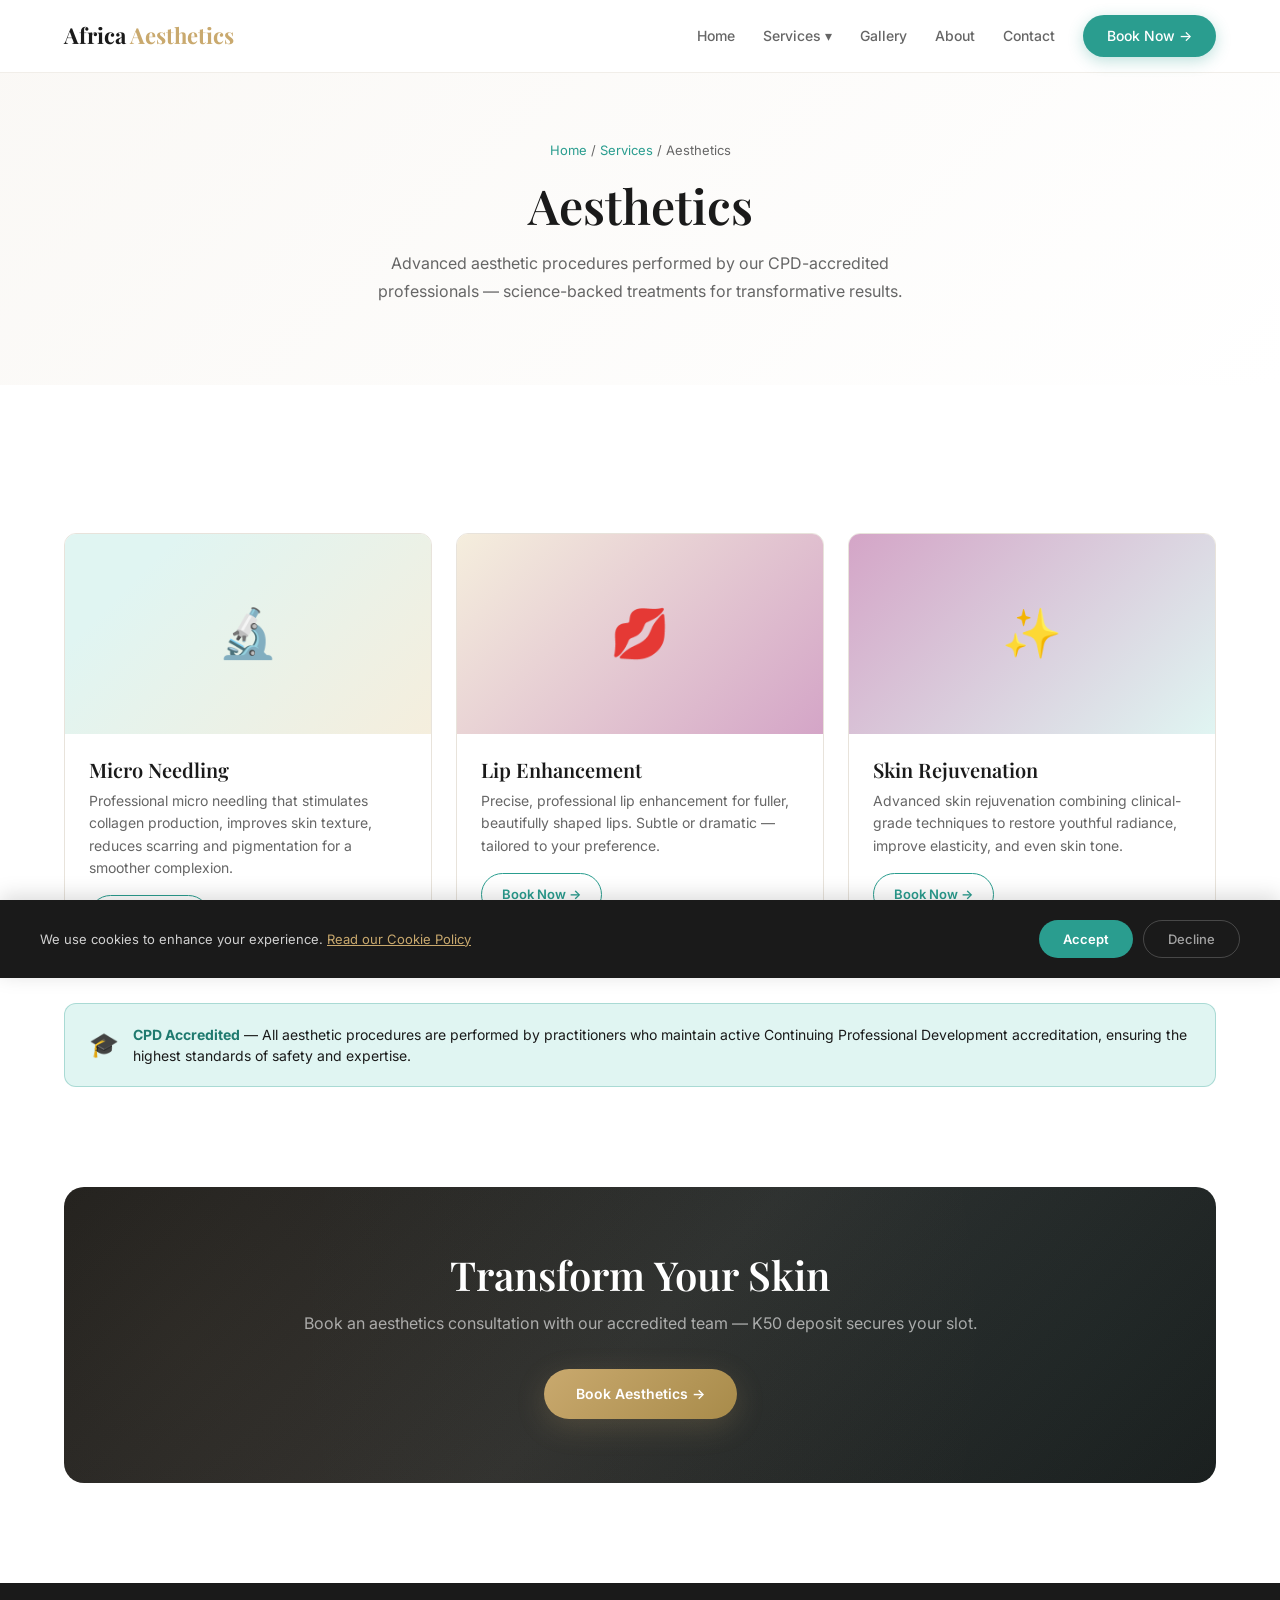
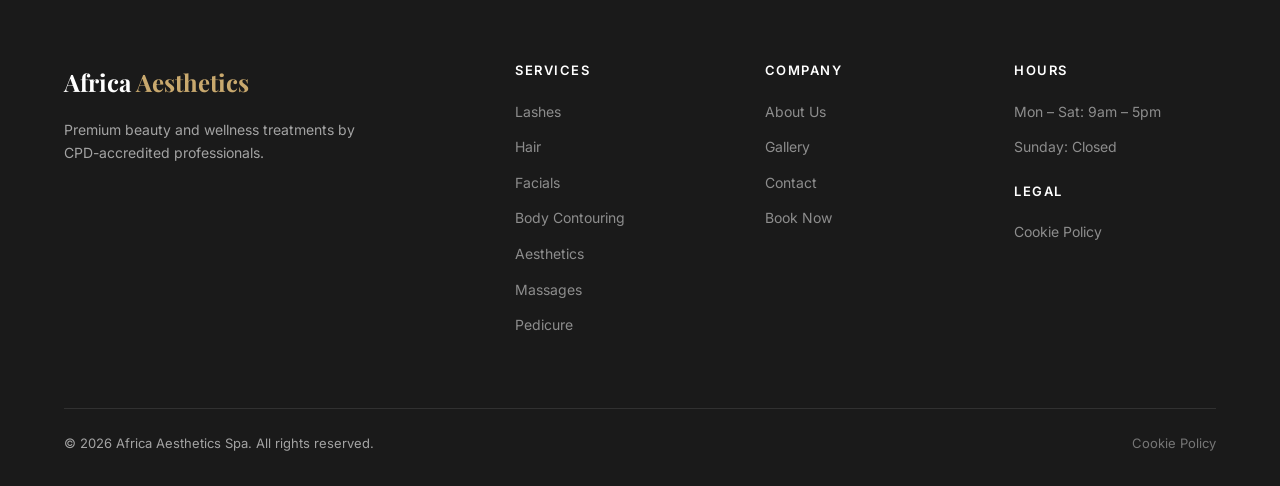
<file: services/aesthetics.html>
<!DOCTYPE html>
<html lang="en">
<head>
  <meta charset="UTF-8" />
  <meta name="viewport" content="width=device-width, initial-scale=1.0" />
  <title>Aesthetics — Africa Aesthetics Spa</title>
  <meta name="description" content="Advanced aesthetic treatments at Africa Aesthetics Spa — micro needling, lip enhancement, and skin rejuvenation by CPD-accredited professionals." />
  <link rel="stylesheet" href="../css/style.css" />
</head>
<body>
  <nav class="nav"><div class="nav-inner"><a href="/" class="nav-logo">Africa <span>Aesthetics</span></a><div class="nav-links"><a href="/">Home</a><div class="nav-dropdown"><a href="#">Services ▾</a><div class="nav-dropdown-menu"><a href="lashes.html">Lashes</a><a href="hair.html">Hair</a><a href="facials.html">Facials</a><a href="body-contouring.html">Body Contouring</a><a href="aesthetics.html">Aesthetics</a><a href="massages.html">Massages</a><a href="pedicure.html">Pedicure</a></div></div><a href="../gallery.html">Gallery</a><a href="../about.html">About</a><a href="../contact.html">Contact</a><a href="../booking.html" class="btn-book-nav">Book Now →</a></div><button class="nav-toggle" aria-label="Toggle menu"><span></span><span></span><span></span></button></div></nav>

  <div class="page-hero">
    <div class="container">
      <p class="breadcrumb"><a href="/">Home</a> / <a href="/">Services</a> / Aesthetics</p>
      <h1 class="section-title">Aesthetics</h1>
      <p class="section-subtitle centered" style="margin: 0 auto;">Advanced aesthetic procedures performed by our CPD-accredited professionals — science-backed treatments for transformative results.</p>
    </div>
  </div>

  <section class="section-light">
    <div class="container">
      <div class="treatments-grid">
        <div class="treatment-card fade-in">
          <div class="treatment-card-img" style="background: linear-gradient(135deg, var(--teal-light) 20%, var(--gold-light));">🔬</div>
          <div class="treatment-card-body">
            <h3>Micro Needling</h3>
            <p>Professional micro needling that stimulates collagen production, improves skin texture, reduces scarring and pigmentation for a smoother complexion.</p>
            <a href="../booking.html" class="btn btn-outline-teal" style="font-size: 13px; padding: 10px 20px;">Book Now →</a>
          </div>
        </div>
        <div class="treatment-card fade-in">
          <div class="treatment-card-img" style="background: linear-gradient(135deg, var(--gold-light), #d4a5c7);">💋</div>
          <div class="treatment-card-body">
            <h3>Lip Enhancement</h3>
            <p>Precise, professional lip enhancement for fuller, beautifully shaped lips. Subtle or dramatic — tailored to your preference.</p>
            <a href="../booking.html" class="btn btn-outline-teal" style="font-size: 13px; padding: 10px 20px;">Book Now →</a>
          </div>
        </div>
        <div class="treatment-card fade-in">
          <div class="treatment-card-img" style="background: linear-gradient(135deg, #d4a5c7, var(--teal-light));">✨</div>
          <div class="treatment-card-body">
            <h3>Skin Rejuvenation</h3>
            <p>Advanced skin rejuvenation combining clinical-grade techniques to restore youthful radiance, improve elasticity, and even skin tone.</p>
            <a href="../booking.html" class="btn btn-outline-teal" style="font-size: 13px; padding: 10px 20px;">Book Now →</a>
          </div>
        </div>
      </div>

      <!-- CPD Notice -->
      <div class="deposit-notice fade-in" style="margin-top: 40px; background: var(--teal-light); border-color: rgba(42,157,143,0.3);">
        <div class="notice-icon">🎓</div>
        <div><p><strong style="color: var(--teal-dark);">CPD Accredited</strong> — All aesthetic procedures are performed by practitioners who maintain active Continuing Professional Development accreditation, ensuring the highest standards of safety and expertise.</p></div>
      </div>
    </div>
  </section>

  <section class="section-light" style="padding: 0 0 100px;"><div class="container"><div class="cta-banner fade-in"><h2>Transform Your Skin</h2><p>Book an aesthetics consultation with our accredited team — K50 deposit secures your slot.</p><a href="../booking.html" class="btn btn-gold">Book Aesthetics →</a></div></div></section>

  <footer class="footer"><div class="container"><div class="footer-grid"><div><div class="footer-brand">Africa <span>Aesthetics</span></div><p class="footer-desc">Premium beauty and wellness treatments by CPD-accredited professionals.</p></div><div><h5>Services</h5><ul><li><a href="lashes.html">Lashes</a></li><li><a href="hair.html">Hair</a></li><li><a href="facials.html">Facials</a></li><li><a href="body-contouring.html">Body Contouring</a></li><li><a href="aesthetics.html">Aesthetics</a></li><li><a href="massages.html">Massages</a></li><li><a href="pedicure.html">Pedicure</a></li></ul></div><div><h5>Company</h5><ul><li><a href="../about.html">About Us</a></li><li><a href="../gallery.html">Gallery</a></li><li><a href="../contact.html">Contact</a></li><li><a href="../booking.html">Book Now</a></li></ul></div><div><h5>Hours</h5><ul><li><a>Mon – Sat: 9am – 5pm</a></li><li><a>Sunday: Closed</a></li></ul><h5 style="margin-top:24px;">Legal</h5><ul><li><a href="../cookie-policy.html">Cookie Policy</a></li></ul></div></div><div class="footer-bottom"><span>&copy; 2026 Africa Aesthetics Spa. All rights reserved.</span><a href="../cookie-policy.html">Cookie Policy</a></div></div></footer>
  <div class="cookie-banner" id="cookieBanner"><div class="cookie-inner"><p class="cookie-text">We use cookies to enhance your experience. <a href="../cookie-policy.html">Read our Cookie Policy</a></p><div class="cookie-actions"><button class="cookie-accept">Accept</button><button class="cookie-decline">Decline</button></div></div></div>
  <script src="../js/main.js"></script>
</body>
</html>
</file>
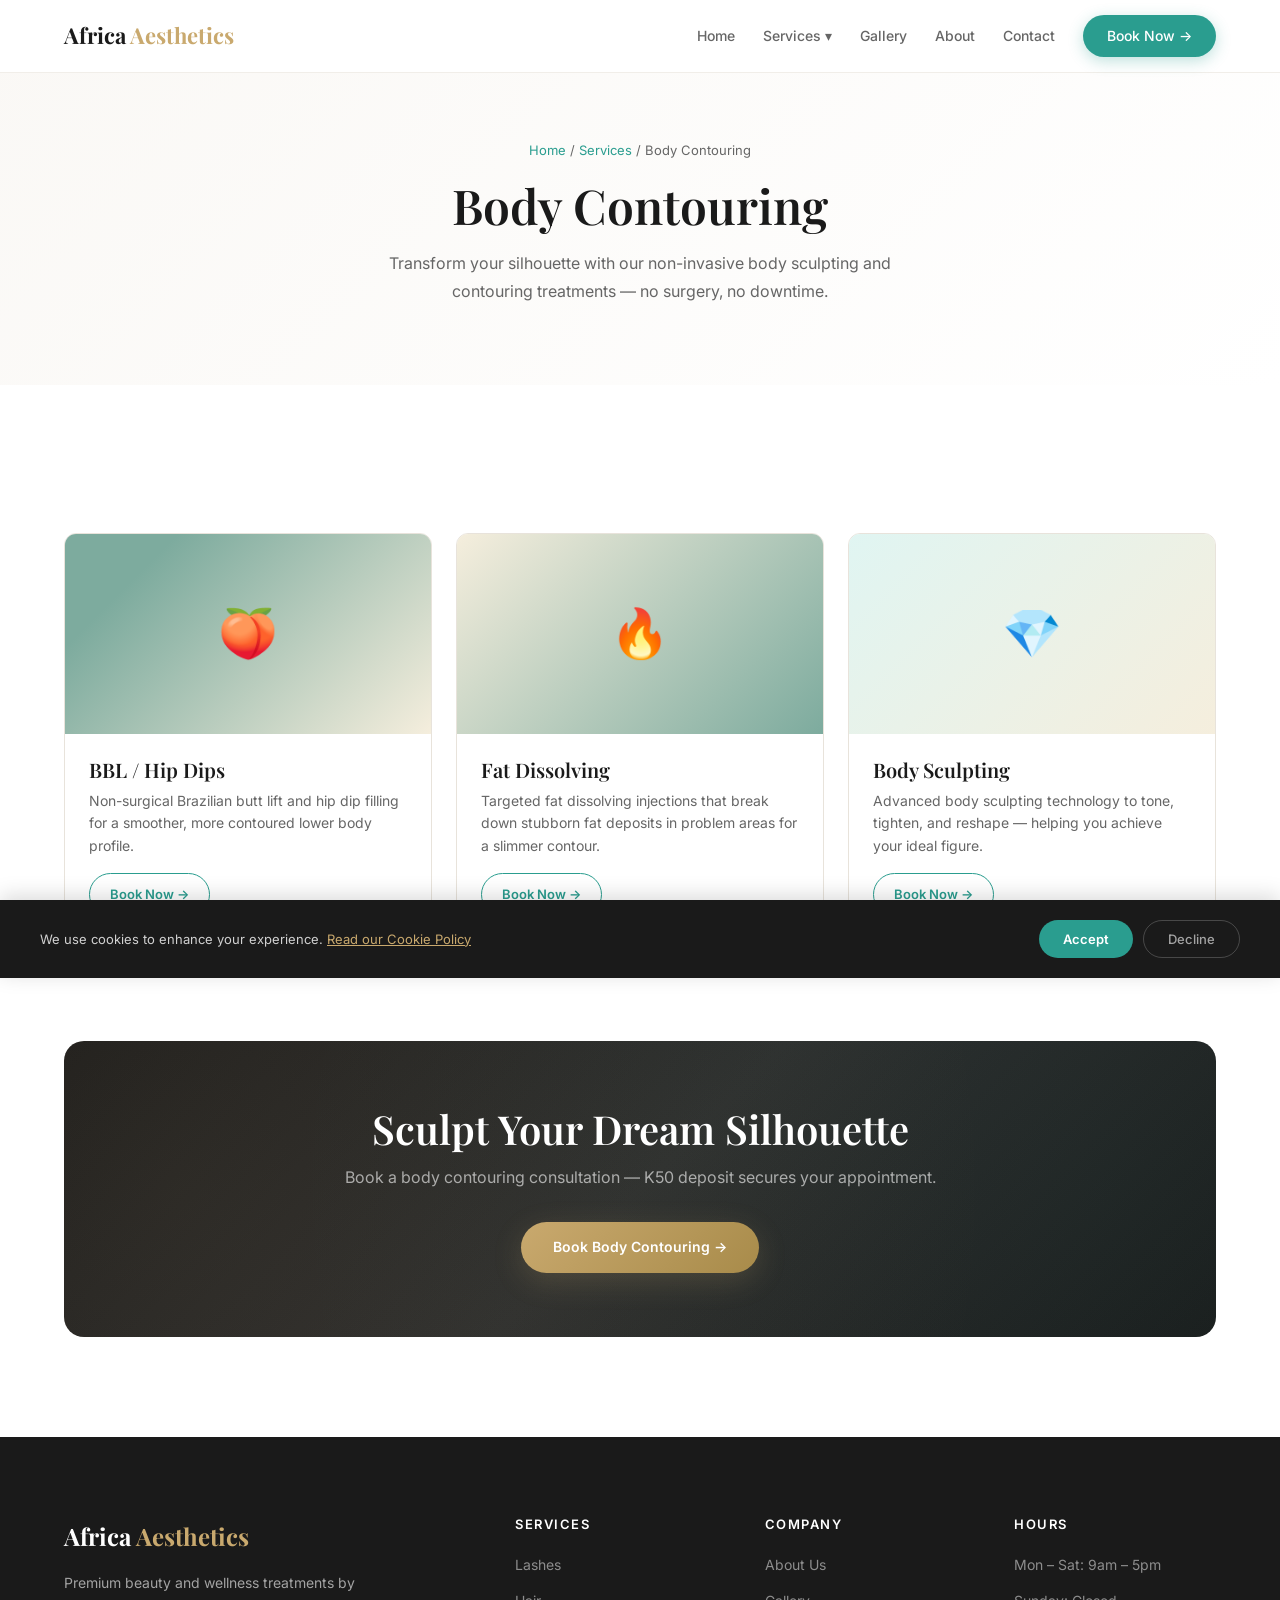
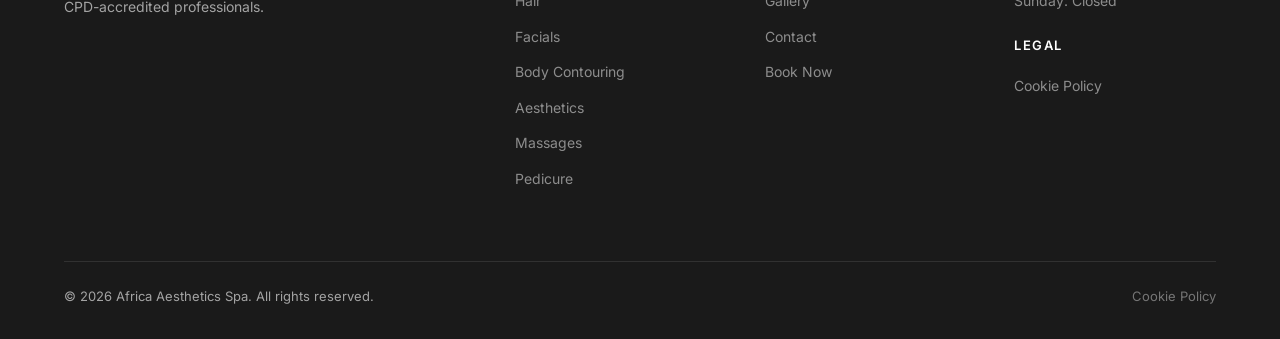
<file: services/body-contouring.html>
<!DOCTYPE html>
<html lang="en">
<head>
  <meta charset="UTF-8" />
  <meta name="viewport" content="width=device-width, initial-scale=1.0" />
  <title>Body Contouring — Africa Aesthetics Spa</title>
  <meta name="description" content="Non-invasive body contouring at Africa Aesthetics Spa — BBL, hip dips, fat dissolving, and body sculpting treatments. Book online today." />
  <link rel="stylesheet" href="../css/style.css" />
</head>
<body>
  <nav class="nav"><div class="nav-inner"><a href="/" class="nav-logo">Africa <span>Aesthetics</span></a><div class="nav-links"><a href="/">Home</a><div class="nav-dropdown"><a href="#">Services ▾</a><div class="nav-dropdown-menu"><a href="lashes.html">Lashes</a><a href="hair.html">Hair</a><a href="facials.html">Facials</a><a href="body-contouring.html">Body Contouring</a><a href="aesthetics.html">Aesthetics</a><a href="massages.html">Massages</a><a href="pedicure.html">Pedicure</a></div></div><a href="../gallery.html">Gallery</a><a href="../about.html">About</a><a href="../contact.html">Contact</a><a href="../booking.html" class="btn-book-nav">Book Now →</a></div><button class="nav-toggle" aria-label="Toggle menu"><span></span><span></span><span></span></button></div></nav>

  <div class="page-hero">
    <div class="container">
      <p class="breadcrumb"><a href="/">Home</a> / <a href="/">Services</a> / Body Contouring</p>
      <h1 class="section-title">Body Contouring</h1>
      <p class="section-subtitle centered" style="margin: 0 auto;">Transform your silhouette with our non-invasive body sculpting and contouring treatments — no surgery, no downtime.</p>
    </div>
  </div>

  <section class="section-light">
    <div class="container">
      <div class="treatments-grid">
        <div class="treatment-card fade-in">
          <div class="treatment-card-img" style="background: linear-gradient(135deg, #7dab9e 20%, var(--gold-light));">🍑</div>
          <div class="treatment-card-body">
            <h3>BBL / Hip Dips</h3>
            <p>Non-surgical Brazilian butt lift and hip dip filling for a smoother, more contoured lower body profile.</p>
            <a href="../booking.html" class="btn btn-outline-teal" style="font-size: 13px; padding: 10px 20px;">Book Now →</a>
          </div>
        </div>
        <div class="treatment-card fade-in">
          <div class="treatment-card-img" style="background: linear-gradient(135deg, var(--gold-light), #7dab9e);">🔥</div>
          <div class="treatment-card-body">
            <h3>Fat Dissolving</h3>
            <p>Targeted fat dissolving injections that break down stubborn fat deposits in problem areas for a slimmer contour.</p>
            <a href="../booking.html" class="btn btn-outline-teal" style="font-size: 13px; padding: 10px 20px;">Book Now →</a>
          </div>
        </div>
        <div class="treatment-card fade-in">
          <div class="treatment-card-img" style="background: linear-gradient(135deg, var(--teal-light), var(--gold-light));">💎</div>
          <div class="treatment-card-body">
            <h3>Body Sculpting</h3>
            <p>Advanced body sculpting technology to tone, tighten, and reshape — helping you achieve your ideal figure.</p>
            <a href="../booking.html" class="btn btn-outline-teal" style="font-size: 13px; padding: 10px 20px;">Book Now →</a>
          </div>
        </div>
      </div>
    </div>
  </section>

  <section class="section-light" style="padding: 0 0 100px;"><div class="container"><div class="cta-banner fade-in"><h2>Sculpt Your Dream Silhouette</h2><p>Book a body contouring consultation — K50 deposit secures your appointment.</p><a href="../booking.html" class="btn btn-gold">Book Body Contouring →</a></div></div></section>

  <footer class="footer"><div class="container"><div class="footer-grid"><div><div class="footer-brand">Africa <span>Aesthetics</span></div><p class="footer-desc">Premium beauty and wellness treatments by CPD-accredited professionals.</p></div><div><h5>Services</h5><ul><li><a href="lashes.html">Lashes</a></li><li><a href="hair.html">Hair</a></li><li><a href="facials.html">Facials</a></li><li><a href="body-contouring.html">Body Contouring</a></li><li><a href="aesthetics.html">Aesthetics</a></li><li><a href="massages.html">Massages</a></li><li><a href="pedicure.html">Pedicure</a></li></ul></div><div><h5>Company</h5><ul><li><a href="../about.html">About Us</a></li><li><a href="../gallery.html">Gallery</a></li><li><a href="../contact.html">Contact</a></li><li><a href="../booking.html">Book Now</a></li></ul></div><div><h5>Hours</h5><ul><li><a>Mon – Sat: 9am – 5pm</a></li><li><a>Sunday: Closed</a></li></ul><h5 style="margin-top:24px;">Legal</h5><ul><li><a href="../cookie-policy.html">Cookie Policy</a></li></ul></div></div><div class="footer-bottom"><span>&copy; 2026 Africa Aesthetics Spa. All rights reserved.</span><a href="../cookie-policy.html">Cookie Policy</a></div></div></footer>
  <div class="cookie-banner" id="cookieBanner"><div class="cookie-inner"><p class="cookie-text">We use cookies to enhance your experience. <a href="../cookie-policy.html">Read our Cookie Policy</a></p><div class="cookie-actions"><button class="cookie-accept">Accept</button><button class="cookie-decline">Decline</button></div></div></div>
  <script src="../js/main.js"></script>
</body>
</html>
</file>
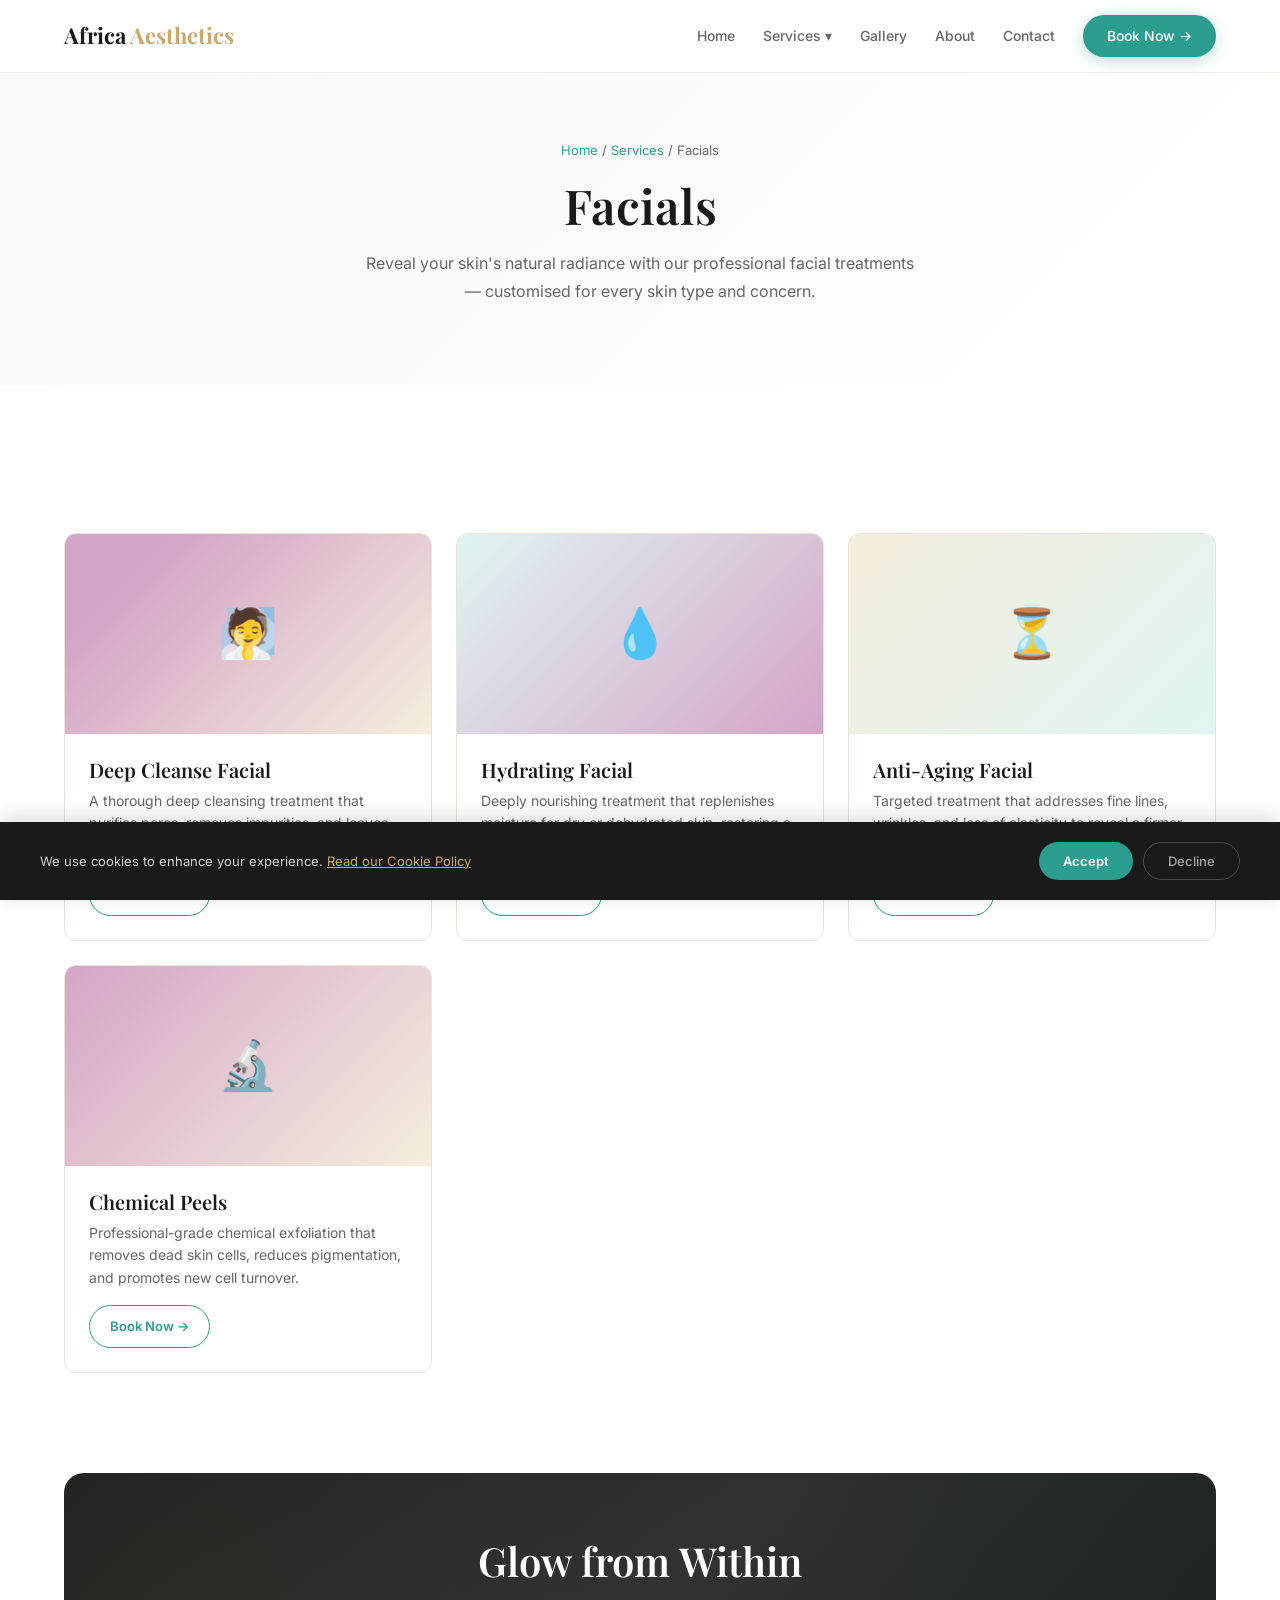
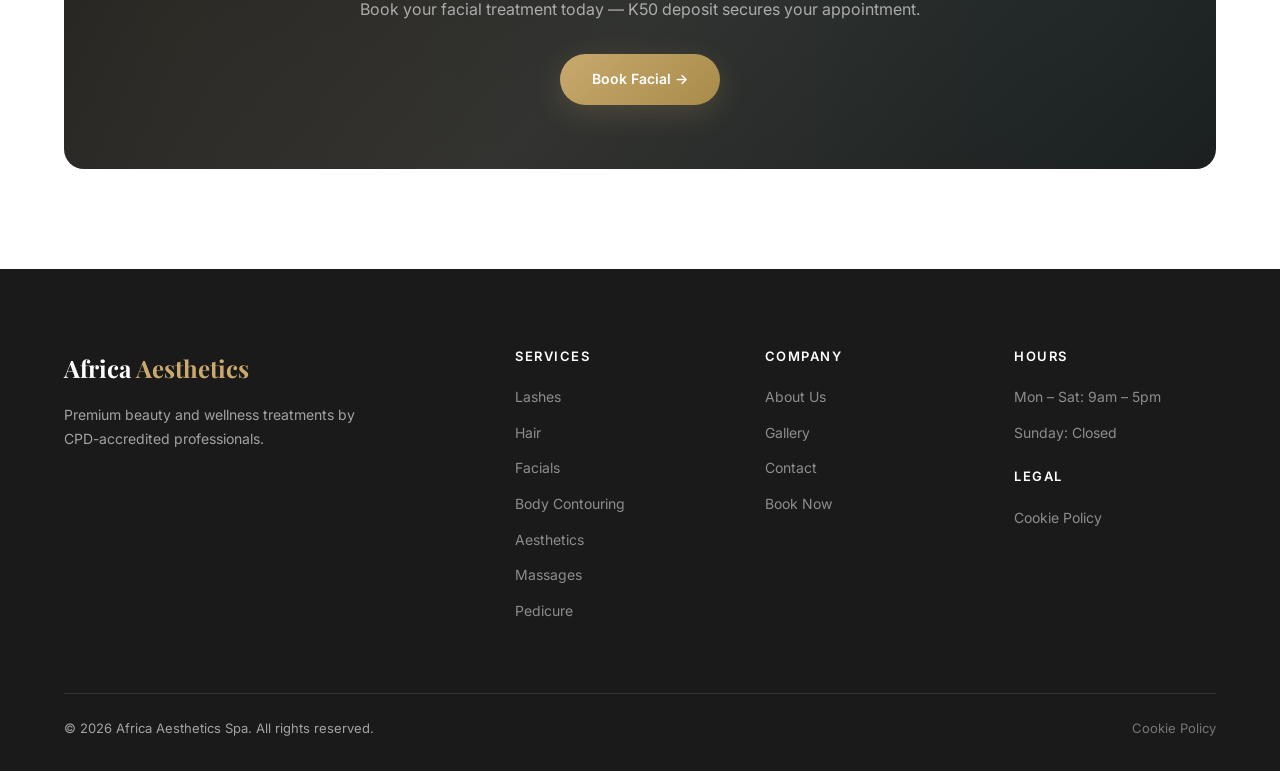
<file: services/facials.html>
<!DOCTYPE html>
<html lang="en">
<head>
  <meta charset="UTF-8" />
  <meta name="viewport" content="width=device-width, initial-scale=1.0" />
  <title>Facials — Africa Aesthetics Spa</title>
  <meta name="description" content="Professional facial treatments at Africa Aesthetics Spa — deep cleanse, hydrating, anti-aging facials and chemical peels. Book online." />
  <link rel="stylesheet" href="../css/style.css" />
</head>
<body>
  <nav class="nav"><div class="nav-inner"><a href="/" class="nav-logo">Africa <span>Aesthetics</span></a><div class="nav-links"><a href="/">Home</a><div class="nav-dropdown"><a href="#">Services ▾</a><div class="nav-dropdown-menu"><a href="lashes.html">Lashes</a><a href="hair.html">Hair</a><a href="facials.html">Facials</a><a href="body-contouring.html">Body Contouring</a><a href="aesthetics.html">Aesthetics</a><a href="massages.html">Massages</a><a href="pedicure.html">Pedicure</a></div></div><a href="../gallery.html">Gallery</a><a href="../about.html">About</a><a href="../contact.html">Contact</a><a href="../booking.html" class="btn-book-nav">Book Now →</a></div><button class="nav-toggle" aria-label="Toggle menu"><span></span><span></span><span></span></button></div></nav>

  <div class="page-hero">
    <div class="container">
      <p class="breadcrumb"><a href="/">Home</a> / <a href="/">Services</a> / Facials</p>
      <h1 class="section-title">Facials</h1>
      <p class="section-subtitle centered" style="margin: 0 auto;">Reveal your skin's natural radiance with our professional facial treatments — customised for every skin type and concern.</p>
    </div>
  </div>

  <section class="section-light">
    <div class="container">
      <div class="treatments-grid">
        <div class="treatment-card fade-in">
          <div class="treatment-card-img" style="background: linear-gradient(135deg, #d4a5c7 20%, var(--gold-light));">🧖</div>
          <div class="treatment-card-body">
            <h3>Deep Cleanse Facial</h3>
            <p>A thorough deep cleansing treatment that purifies pores, removes impurities, and leaves skin feeling fresh, clear, and renewed.</p>
            <a href="../booking.html" class="btn btn-outline-teal" style="font-size: 13px; padding: 10px 20px;">Book Now →</a>
          </div>
        </div>
        <div class="treatment-card fade-in">
          <div class="treatment-card-img" style="background: linear-gradient(135deg, var(--teal-light), #d4a5c7);">💧</div>
          <div class="treatment-card-body">
            <h3>Hydrating Facial</h3>
            <p>Deeply nourishing treatment that replenishes moisture for dry or dehydrated skin, restoring a plump, dewy glow.</p>
            <a href="../booking.html" class="btn btn-outline-teal" style="font-size: 13px; padding: 10px 20px;">Book Now →</a>
          </div>
        </div>
        <div class="treatment-card fade-in">
          <div class="treatment-card-img" style="background: linear-gradient(135deg, var(--gold-light), var(--teal-light));">⏳</div>
          <div class="treatment-card-body">
            <h3>Anti-Aging Facial</h3>
            <p>Targeted treatment that addresses fine lines, wrinkles, and loss of elasticity to reveal a firmer, more youthful complexion.</p>
            <a href="../booking.html" class="btn btn-outline-teal" style="font-size: 13px; padding: 10px 20px;">Book Now →</a>
          </div>
        </div>
        <div class="treatment-card fade-in">
          <div class="treatment-card-img" style="background: linear-gradient(135deg, #d4a5c7, var(--gold-light));">🔬</div>
          <div class="treatment-card-body">
            <h3>Chemical Peels</h3>
            <p>Professional-grade chemical exfoliation that removes dead skin cells, reduces pigmentation, and promotes new cell turnover.</p>
            <a href="../booking.html" class="btn btn-outline-teal" style="font-size: 13px; padding: 10px 20px;">Book Now →</a>
          </div>
        </div>
      </div>
    </div>
  </section>

  <section class="section-light" style="padding: 0 0 100px;"><div class="container"><div class="cta-banner fade-in"><h2>Glow from Within</h2><p>Book your facial treatment today — K50 deposit secures your appointment.</p><a href="../booking.html" class="btn btn-gold">Book Facial →</a></div></div></section>

  <footer class="footer"><div class="container"><div class="footer-grid"><div><div class="footer-brand">Africa <span>Aesthetics</span></div><p class="footer-desc">Premium beauty and wellness treatments by CPD-accredited professionals.</p></div><div><h5>Services</h5><ul><li><a href="lashes.html">Lashes</a></li><li><a href="hair.html">Hair</a></li><li><a href="facials.html">Facials</a></li><li><a href="body-contouring.html">Body Contouring</a></li><li><a href="aesthetics.html">Aesthetics</a></li><li><a href="massages.html">Massages</a></li><li><a href="pedicure.html">Pedicure</a></li></ul></div><div><h5>Company</h5><ul><li><a href="../about.html">About Us</a></li><li><a href="../gallery.html">Gallery</a></li><li><a href="../contact.html">Contact</a></li><li><a href="../booking.html">Book Now</a></li></ul></div><div><h5>Hours</h5><ul><li><a>Mon – Sat: 9am – 5pm</a></li><li><a>Sunday: Closed</a></li></ul><h5 style="margin-top:24px;">Legal</h5><ul><li><a href="../cookie-policy.html">Cookie Policy</a></li></ul></div></div><div class="footer-bottom"><span>&copy; 2026 Africa Aesthetics Spa. All rights reserved.</span><a href="../cookie-policy.html">Cookie Policy</a></div></div></footer>
  <div class="cookie-banner" id="cookieBanner"><div class="cookie-inner"><p class="cookie-text">We use cookies to enhance your experience. <a href="../cookie-policy.html">Read our Cookie Policy</a></p><div class="cookie-actions"><button class="cookie-accept">Accept</button><button class="cookie-decline">Decline</button></div></div></div>
  <script src="../js/main.js"></script>
</body>
</html>
</file>
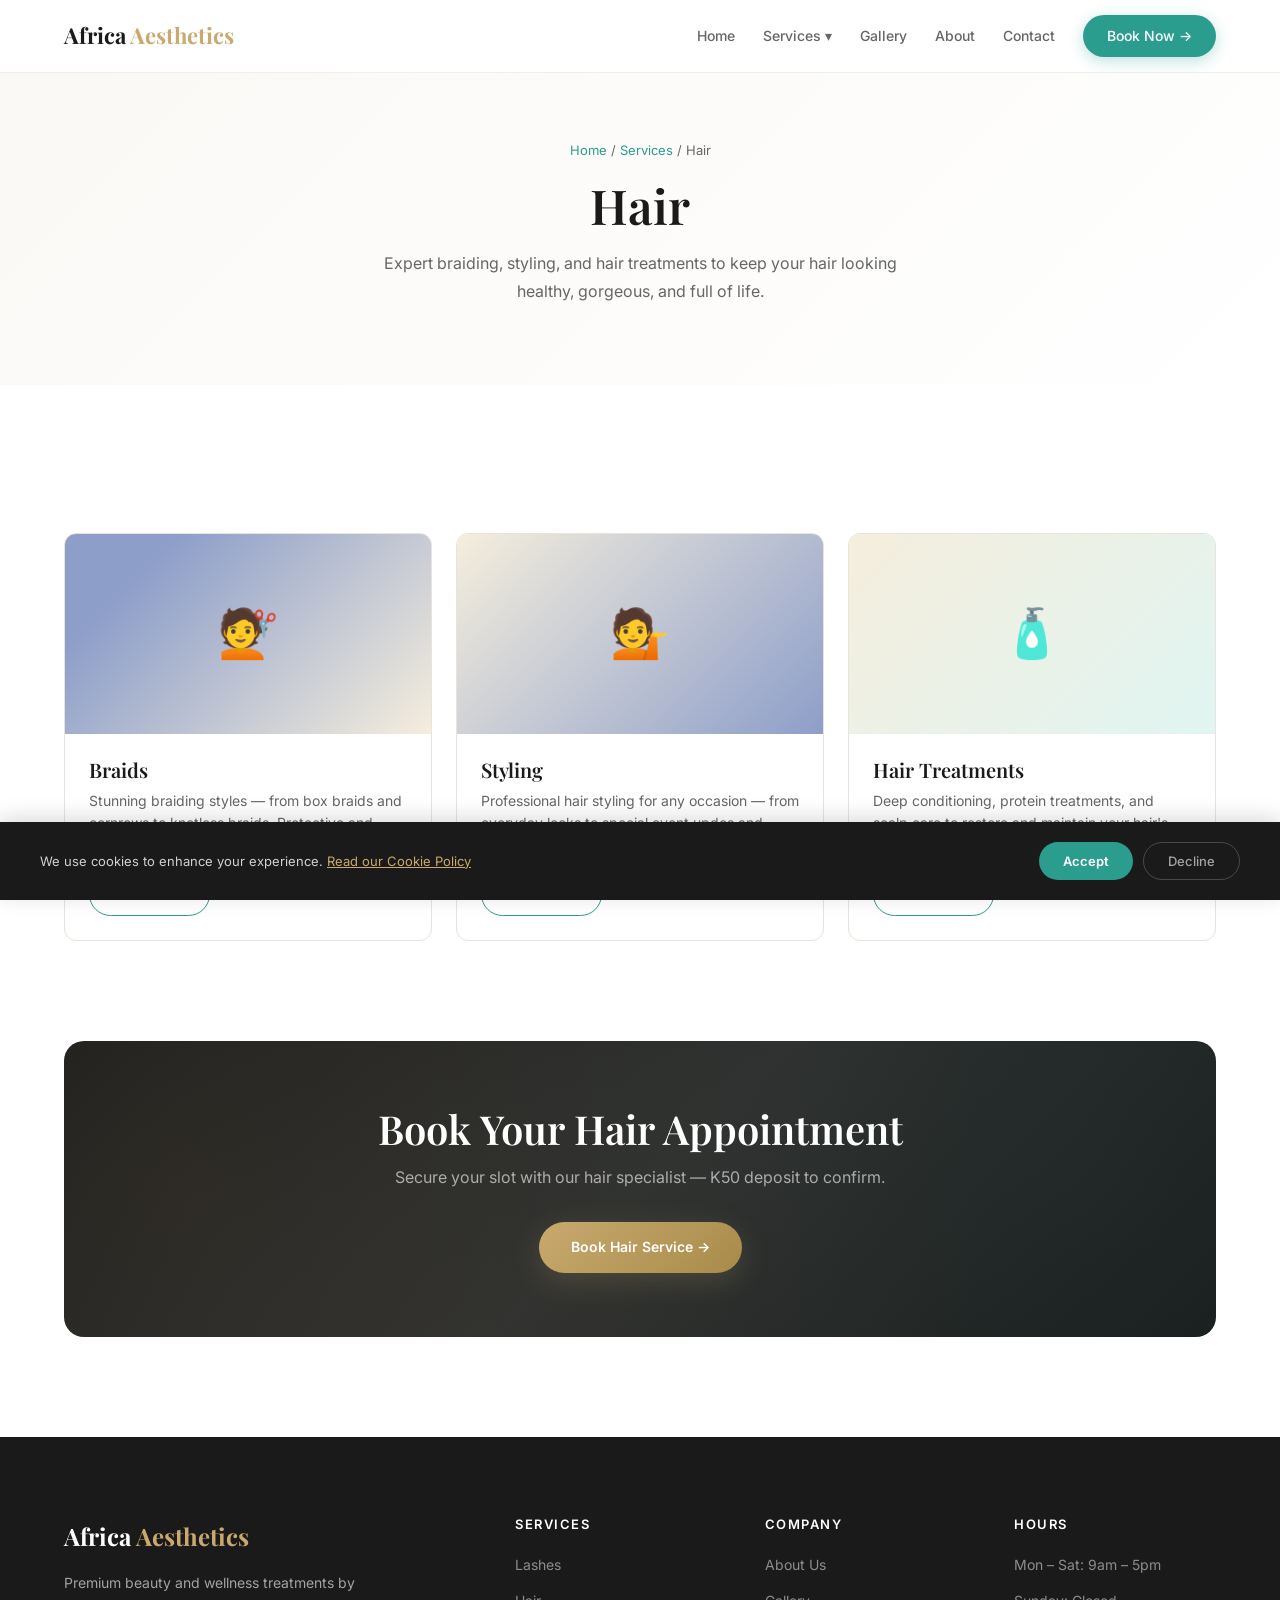
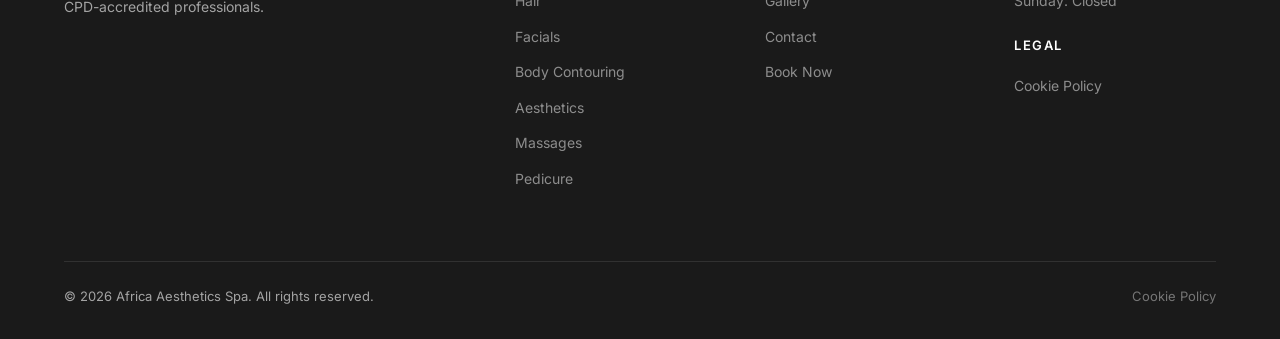
<file: services/hair.html>
<!DOCTYPE html>
<html lang="en">
<head>
  <meta charset="UTF-8" />
  <meta name="viewport" content="width=device-width, initial-scale=1.0" />
  <title>Hair Services — Africa Aesthetics Spa</title>
  <meta name="description" content="Professional hair services at Africa Aesthetics Spa — braids, styling, and treatments by our expert hair dresser. Book online today." />
  <link rel="stylesheet" href="../css/style.css" />
</head>
<body>
  <nav class="nav"><div class="nav-inner"><a href="/" class="nav-logo">Africa <span>Aesthetics</span></a><div class="nav-links"><a href="/">Home</a><div class="nav-dropdown"><a href="#">Services ▾</a><div class="nav-dropdown-menu"><a href="lashes.html">Lashes</a><a href="hair.html">Hair</a><a href="facials.html">Facials</a><a href="body-contouring.html">Body Contouring</a><a href="aesthetics.html">Aesthetics</a><a href="massages.html">Massages</a><a href="pedicure.html">Pedicure</a></div></div><a href="../gallery.html">Gallery</a><a href="../about.html">About</a><a href="../contact.html">Contact</a><a href="../booking.html" class="btn-book-nav">Book Now →</a></div><button class="nav-toggle" aria-label="Toggle menu"><span></span><span></span><span></span></button></div></nav>

  <div class="page-hero">
    <div class="container">
      <p class="breadcrumb"><a href="/">Home</a> / <a href="/">Services</a> / Hair</p>
      <h1 class="section-title">Hair</h1>
      <p class="section-subtitle centered" style="margin: 0 auto;">Expert braiding, styling, and hair treatments to keep your hair looking healthy, gorgeous, and full of life.</p>
    </div>
  </div>

  <section class="section-light">
    <div class="container">
      <div class="treatments-grid">
        <div class="treatment-card fade-in">
          <div class="treatment-card-img" style="background: linear-gradient(135deg, #8d9ec9 20%, var(--gold-light));">💇</div>
          <div class="treatment-card-body">
            <h3>Braids</h3>
            <p>Stunning braiding styles — from box braids and cornrows to knotless braids. Protective and stylish.</p>
            <a href="../booking.html" class="btn btn-outline-teal" style="font-size: 13px; padding: 10px 20px;">Book Now →</a>
          </div>
        </div>
        <div class="treatment-card fade-in">
          <div class="treatment-card-img" style="background: linear-gradient(135deg, var(--gold-light), #8d9ec9);">💁</div>
          <div class="treatment-card-body">
            <h3>Styling</h3>
            <p>Professional hair styling for any occasion — from everyday looks to special event updos and blowouts.</p>
            <a href="../booking.html" class="btn btn-outline-teal" style="font-size: 13px; padding: 10px 20px;">Book Now →</a>
          </div>
        </div>
        <div class="treatment-card fade-in">
          <div class="treatment-card-img">🧴</div>
          <div class="treatment-card-body">
            <h3>Hair Treatments</h3>
            <p>Deep conditioning, protein treatments, and scalp care to restore and maintain your hair's health and shine.</p>
            <a href="../booking.html" class="btn btn-outline-teal" style="font-size: 13px; padding: 10px 20px;">Book Now →</a>
          </div>
        </div>
      </div>
    </div>
  </section>

  <section class="section-light" style="padding: 0 0 100px;"><div class="container"><div class="cta-banner fade-in"><h2>Book Your Hair Appointment</h2><p>Secure your slot with our hair specialist — K50 deposit to confirm.</p><a href="../booking.html" class="btn btn-gold">Book Hair Service →</a></div></div></section>

  <footer class="footer"><div class="container"><div class="footer-grid"><div><div class="footer-brand">Africa <span>Aesthetics</span></div><p class="footer-desc">Premium beauty and wellness treatments by CPD-accredited professionals.</p></div><div><h5>Services</h5><ul><li><a href="lashes.html">Lashes</a></li><li><a href="hair.html">Hair</a></li><li><a href="facials.html">Facials</a></li><li><a href="body-contouring.html">Body Contouring</a></li><li><a href="aesthetics.html">Aesthetics</a></li><li><a href="massages.html">Massages</a></li><li><a href="pedicure.html">Pedicure</a></li></ul></div><div><h5>Company</h5><ul><li><a href="../about.html">About Us</a></li><li><a href="../gallery.html">Gallery</a></li><li><a href="../contact.html">Contact</a></li><li><a href="../booking.html">Book Now</a></li></ul></div><div><h5>Hours</h5><ul><li><a>Mon – Sat: 9am – 5pm</a></li><li><a>Sunday: Closed</a></li></ul><h5 style="margin-top:24px;">Legal</h5><ul><li><a href="../cookie-policy.html">Cookie Policy</a></li></ul></div></div><div class="footer-bottom"><span>&copy; 2026 Africa Aesthetics Spa. All rights reserved.</span><a href="../cookie-policy.html">Cookie Policy</a></div></div></footer>
  <div class="cookie-banner" id="cookieBanner"><div class="cookie-inner"><p class="cookie-text">We use cookies to enhance your experience. <a href="../cookie-policy.html">Read our Cookie Policy</a></p><div class="cookie-actions"><button class="cookie-accept">Accept</button><button class="cookie-decline">Decline</button></div></div></div>
  <script src="../js/main.js"></script>
</body>
</html>
</file>
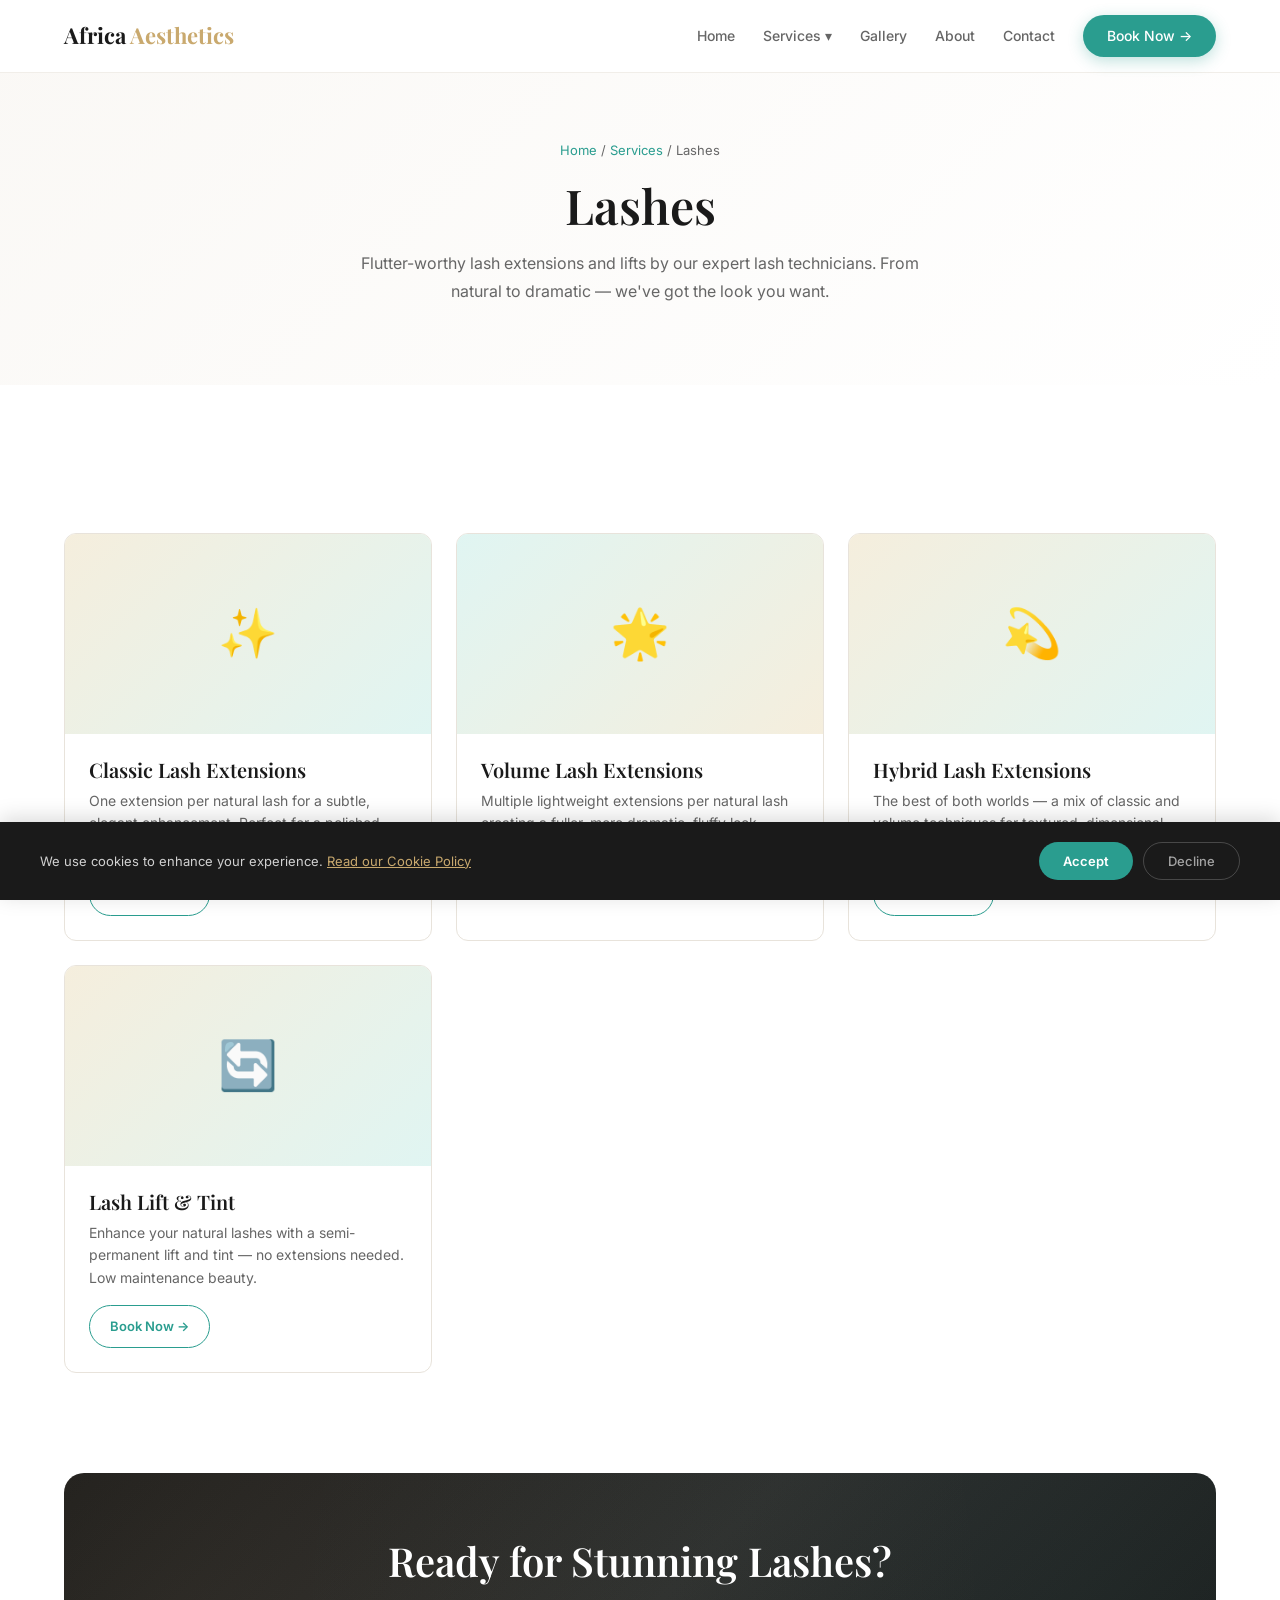
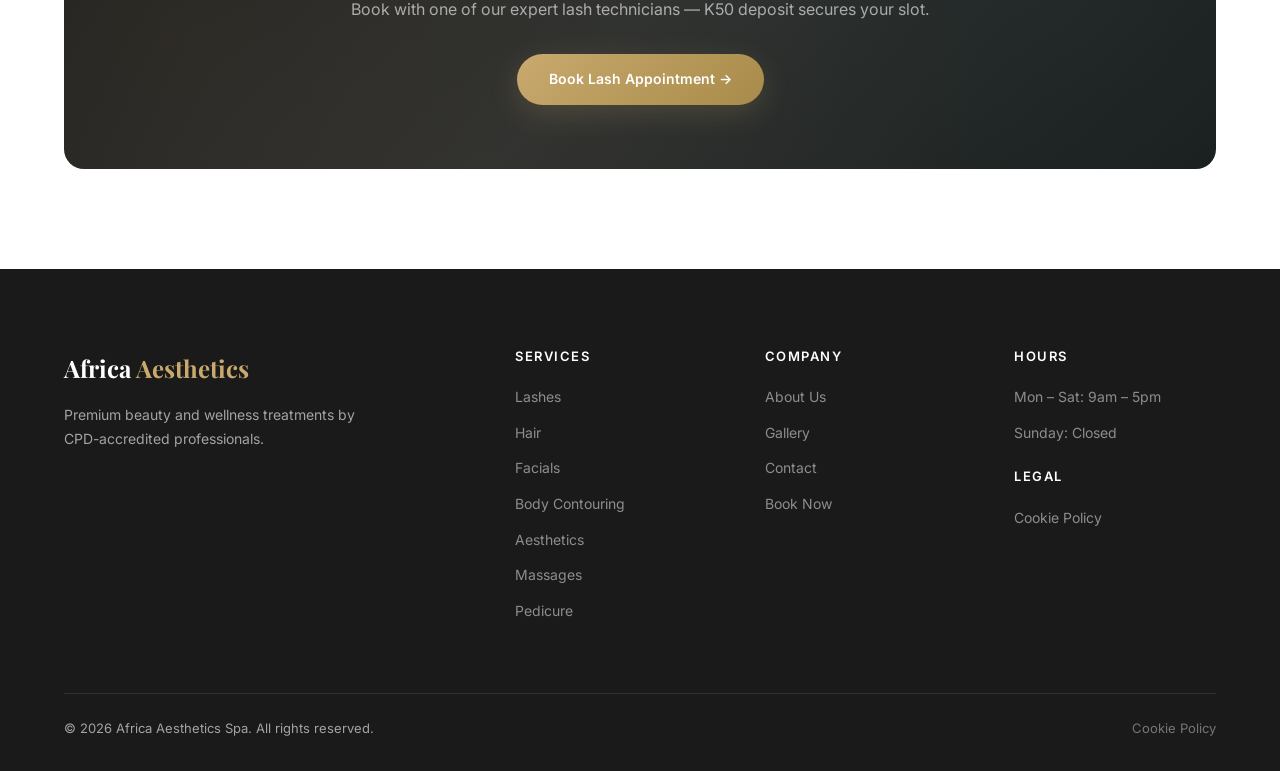
<file: services/lashes.html>
<!DOCTYPE html>
<html lang="en">
<head>
  <meta charset="UTF-8" />
  <meta name="viewport" content="width=device-width, initial-scale=1.0" />
  <title>Lash Extensions — Africa Aesthetics Spa</title>
  <meta name="description" content="Professional lash extensions at Africa Aesthetics Spa — classic, volume, hybrid lashes and lash lifts by expert lash technicians. Book online today." />
  <link rel="stylesheet" href="../css/style.css" />
</head>
<body>
  <nav class="nav"><div class="nav-inner"><a href="/" class="nav-logo">Africa <span>Aesthetics</span></a><div class="nav-links"><a href="/">Home</a><div class="nav-dropdown"><a href="#">Services ▾</a><div class="nav-dropdown-menu"><a href="lashes.html">Lashes</a><a href="hair.html">Hair</a><a href="facials.html">Facials</a><a href="body-contouring.html">Body Contouring</a><a href="aesthetics.html">Aesthetics</a><a href="massages.html">Massages</a><a href="pedicure.html">Pedicure</a></div></div><a href="../gallery.html">Gallery</a><a href="../about.html">About</a><a href="../contact.html">Contact</a><a href="../booking.html" class="btn-book-nav">Book Now →</a></div><button class="nav-toggle" aria-label="Toggle menu"><span></span><span></span><span></span></button></div></nav>

  <div class="page-hero">
    <div class="container">
      <p class="breadcrumb"><a href="/">Home</a> / <a href="/">Services</a> / Lashes</p>
      <h1 class="section-title">Lashes</h1>
      <p class="section-subtitle centered" style="margin: 0 auto;">Flutter-worthy lash extensions and lifts by our expert lash technicians. From natural to dramatic — we've got the look you want.</p>
    </div>
  </div>

  <section class="section-light">
    <div class="container">
      <div class="treatments-grid">
        <div class="treatment-card fade-in">
          <div class="treatment-card-img">✨</div>
          <div class="treatment-card-body">
            <h3>Classic Lash Extensions</h3>
            <p>One extension per natural lash for a subtle, elegant enhancement. Perfect for a polished everyday look.</p>
            <a href="../booking.html" class="btn btn-outline-teal" style="font-size: 13px; padding: 10px 20px;">Book Now →</a>
          </div>
        </div>
        <div class="treatment-card fade-in">
          <div class="treatment-card-img" style="background: linear-gradient(135deg, var(--teal-light), var(--gold-light));">🌟</div>
          <div class="treatment-card-body">
            <h3>Volume Lash Extensions</h3>
            <p>Multiple lightweight extensions per natural lash creating a fuller, more dramatic, fluffy look.</p>
            <a href="../booking.html" class="btn btn-outline-teal" style="font-size: 13px; padding: 10px 20px;">Book Now →</a>
          </div>
        </div>
        <div class="treatment-card fade-in">
          <div class="treatment-card-img">💫</div>
          <div class="treatment-card-body">
            <h3>Hybrid Lash Extensions</h3>
            <p>The best of both worlds — a mix of classic and volume techniques for textured, dimensional lashes.</p>
            <a href="../booking.html" class="btn btn-outline-teal" style="font-size: 13px; padding: 10px 20px;">Book Now →</a>
          </div>
        </div>
        <div class="treatment-card fade-in">
          <div class="treatment-card-img" style="background: linear-gradient(135deg, var(--gold-light), var(--teal-light));">🔄</div>
          <div class="treatment-card-body">
            <h3>Lash Lift & Tint</h3>
            <p>Enhance your natural lashes with a semi-permanent lift and tint — no extensions needed. Low maintenance beauty.</p>
            <a href="../booking.html" class="btn btn-outline-teal" style="font-size: 13px; padding: 10px 20px;">Book Now →</a>
          </div>
        </div>
      </div>
    </div>
  </section>

  <section class="section-light" style="padding: 0 0 100px;">
    <div class="container">
      <div class="cta-banner fade-in">
        <h2>Ready for Stunning Lashes?</h2>
        <p>Book with one of our expert lash technicians — K50 deposit secures your slot.</p>
        <a href="../booking.html" class="btn btn-gold">Book Lash Appointment →</a>
      </div>
    </div>
  </section>

  <footer class="footer"><div class="container"><div class="footer-grid"><div><div class="footer-brand">Africa <span>Aesthetics</span></div><p class="footer-desc">Premium beauty and wellness treatments by CPD-accredited professionals.</p></div><div><h5>Services</h5><ul><li><a href="lashes.html">Lashes</a></li><li><a href="hair.html">Hair</a></li><li><a href="facials.html">Facials</a></li><li><a href="body-contouring.html">Body Contouring</a></li><li><a href="aesthetics.html">Aesthetics</a></li><li><a href="massages.html">Massages</a></li><li><a href="pedicure.html">Pedicure</a></li></ul></div><div><h5>Company</h5><ul><li><a href="../about.html">About Us</a></li><li><a href="../gallery.html">Gallery</a></li><li><a href="../contact.html">Contact</a></li><li><a href="../booking.html">Book Now</a></li></ul></div><div><h5>Hours</h5><ul><li><a>Mon – Sat: 9am – 5pm</a></li><li><a>Sunday: Closed</a></li></ul><h5 style="margin-top:24px;">Legal</h5><ul><li><a href="../cookie-policy.html">Cookie Policy</a></li></ul></div></div><div class="footer-bottom"><span>&copy; 2026 Africa Aesthetics Spa. All rights reserved.</span><a href="../cookie-policy.html">Cookie Policy</a></div></div></footer>

  <div class="cookie-banner" id="cookieBanner"><div class="cookie-inner"><p class="cookie-text">We use cookies to enhance your experience. <a href="../cookie-policy.html">Read our Cookie Policy</a></p><div class="cookie-actions"><button class="cookie-accept">Accept</button><button class="cookie-decline">Decline</button></div></div></div>
  <script src="../js/main.js"></script>
</body>
</html>
</file>
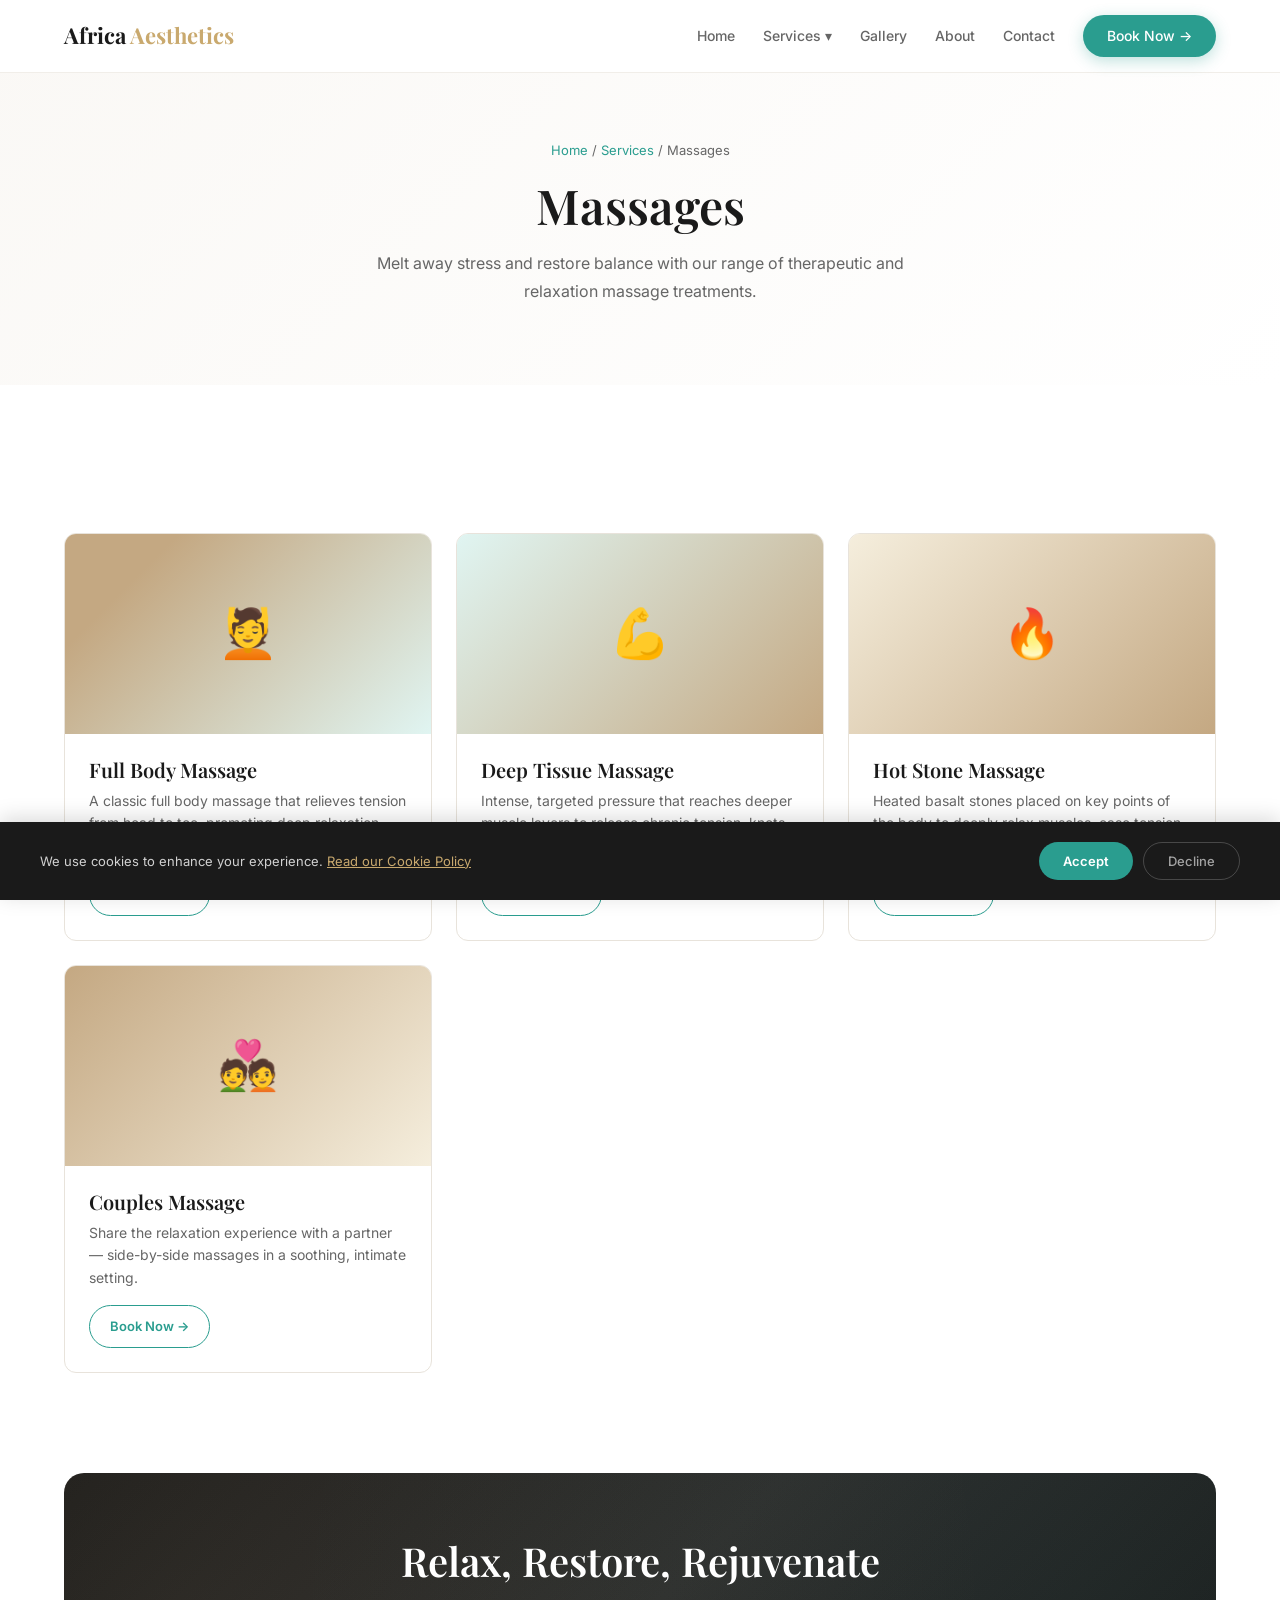
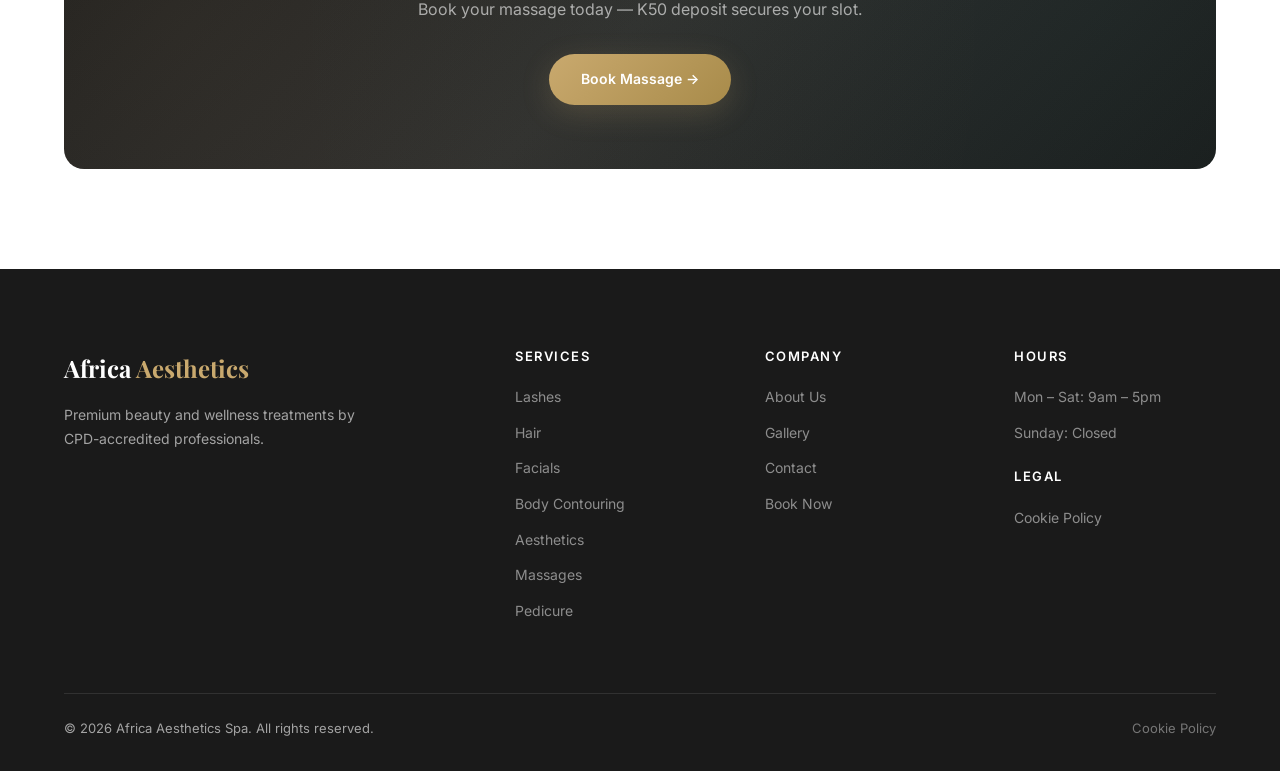
<file: services/massages.html>
<!DOCTYPE html>
<html lang="en">
<head>
  <meta charset="UTF-8" />
  <meta name="viewport" content="width=device-width, initial-scale=1.0" />
  <title>Massages — Africa Aesthetics Spa</title>
  <meta name="description" content="Relaxation and therapeutic massages at Africa Aesthetics Spa — full body, deep tissue, hot stone, and couples massages. Book online today." />
  <link rel="stylesheet" href="../css/style.css" />
</head>
<body>
  <nav class="nav"><div class="nav-inner"><a href="/" class="nav-logo">Africa <span>Aesthetics</span></a><div class="nav-links"><a href="/">Home</a><div class="nav-dropdown"><a href="#">Services ▾</a><div class="nav-dropdown-menu"><a href="lashes.html">Lashes</a><a href="hair.html">Hair</a><a href="facials.html">Facials</a><a href="body-contouring.html">Body Contouring</a><a href="aesthetics.html">Aesthetics</a><a href="massages.html">Massages</a><a href="pedicure.html">Pedicure</a></div></div><a href="../gallery.html">Gallery</a><a href="../about.html">About</a><a href="../contact.html">Contact</a><a href="../booking.html" class="btn-book-nav">Book Now →</a></div><button class="nav-toggle" aria-label="Toggle menu"><span></span><span></span><span></span></button></div></nav>

  <div class="page-hero">
    <div class="container">
      <p class="breadcrumb"><a href="/">Home</a> / <a href="/">Services</a> / Massages</p>
      <h1 class="section-title">Massages</h1>
      <p class="section-subtitle centered" style="margin: 0 auto;">Melt away stress and restore balance with our range of therapeutic and relaxation massage treatments.</p>
    </div>
  </div>

  <section class="section-light">
    <div class="container">
      <div class="treatments-grid">
        <div class="treatment-card fade-in">
          <div class="treatment-card-img" style="background: linear-gradient(135deg, #c4a882 20%, var(--teal-light));">💆</div>
          <div class="treatment-card-body">
            <h3>Full Body Massage</h3>
            <p>A classic full body massage that relieves tension from head to toe, promoting deep relaxation and improved circulation.</p>
            <a href="../booking.html" class="btn btn-outline-teal" style="font-size: 13px; padding: 10px 20px;">Book Now →</a>
          </div>
        </div>
        <div class="treatment-card fade-in">
          <div class="treatment-card-img" style="background: linear-gradient(135deg, var(--teal-light), #c4a882);">💪</div>
          <div class="treatment-card-body">
            <h3>Deep Tissue Massage</h3>
            <p>Intense, targeted pressure that reaches deeper muscle layers to release chronic tension, knots, and muscular pain.</p>
            <a href="../booking.html" class="btn btn-outline-teal" style="font-size: 13px; padding: 10px 20px;">Book Now →</a>
          </div>
        </div>
        <div class="treatment-card fade-in">
          <div class="treatment-card-img" style="background: linear-gradient(135deg, var(--gold-light), #c4a882);">🔥</div>
          <div class="treatment-card-body">
            <h3>Hot Stone Massage</h3>
            <p>Heated basalt stones placed on key points of the body to deeply relax muscles, ease tension, and enhance energy flow.</p>
            <a href="../booking.html" class="btn btn-outline-teal" style="font-size: 13px; padding: 10px 20px;">Book Now →</a>
          </div>
        </div>
        <div class="treatment-card fade-in">
          <div class="treatment-card-img" style="background: linear-gradient(135deg, #c4a882, var(--gold-light));">💑</div>
          <div class="treatment-card-body">
            <h3>Couples Massage</h3>
            <p>Share the relaxation experience with a partner — side-by-side massages in a soothing, intimate setting.</p>
            <a href="../booking.html" class="btn btn-outline-teal" style="font-size: 13px; padding: 10px 20px;">Book Now →</a>
          </div>
        </div>
      </div>
    </div>
  </section>

  <section class="section-light" style="padding: 0 0 100px;"><div class="container"><div class="cta-banner fade-in"><h2>Relax, Restore, Rejuvenate</h2><p>Book your massage today — K50 deposit secures your slot.</p><a href="../booking.html" class="btn btn-gold">Book Massage →</a></div></div></section>

  <footer class="footer"><div class="container"><div class="footer-grid"><div><div class="footer-brand">Africa <span>Aesthetics</span></div><p class="footer-desc">Premium beauty and wellness treatments by CPD-accredited professionals.</p></div><div><h5>Services</h5><ul><li><a href="lashes.html">Lashes</a></li><li><a href="hair.html">Hair</a></li><li><a href="facials.html">Facials</a></li><li><a href="body-contouring.html">Body Contouring</a></li><li><a href="aesthetics.html">Aesthetics</a></li><li><a href="massages.html">Massages</a></li><li><a href="pedicure.html">Pedicure</a></li></ul></div><div><h5>Company</h5><ul><li><a href="../about.html">About Us</a></li><li><a href="../gallery.html">Gallery</a></li><li><a href="../contact.html">Contact</a></li><li><a href="../booking.html">Book Now</a></li></ul></div><div><h5>Hours</h5><ul><li><a>Mon – Sat: 9am – 5pm</a></li><li><a>Sunday: Closed</a></li></ul><h5 style="margin-top:24px;">Legal</h5><ul><li><a href="../cookie-policy.html">Cookie Policy</a></li></ul></div></div><div class="footer-bottom"><span>&copy; 2026 Africa Aesthetics Spa. All rights reserved.</span><a href="../cookie-policy.html">Cookie Policy</a></div></div></footer>
  <div class="cookie-banner" id="cookieBanner"><div class="cookie-inner"><p class="cookie-text">We use cookies to enhance your experience. <a href="../cookie-policy.html">Read our Cookie Policy</a></p><div class="cookie-actions"><button class="cookie-accept">Accept</button><button class="cookie-decline">Decline</button></div></div></div>
  <script src="../js/main.js"></script>
</body>
</html>
</file>
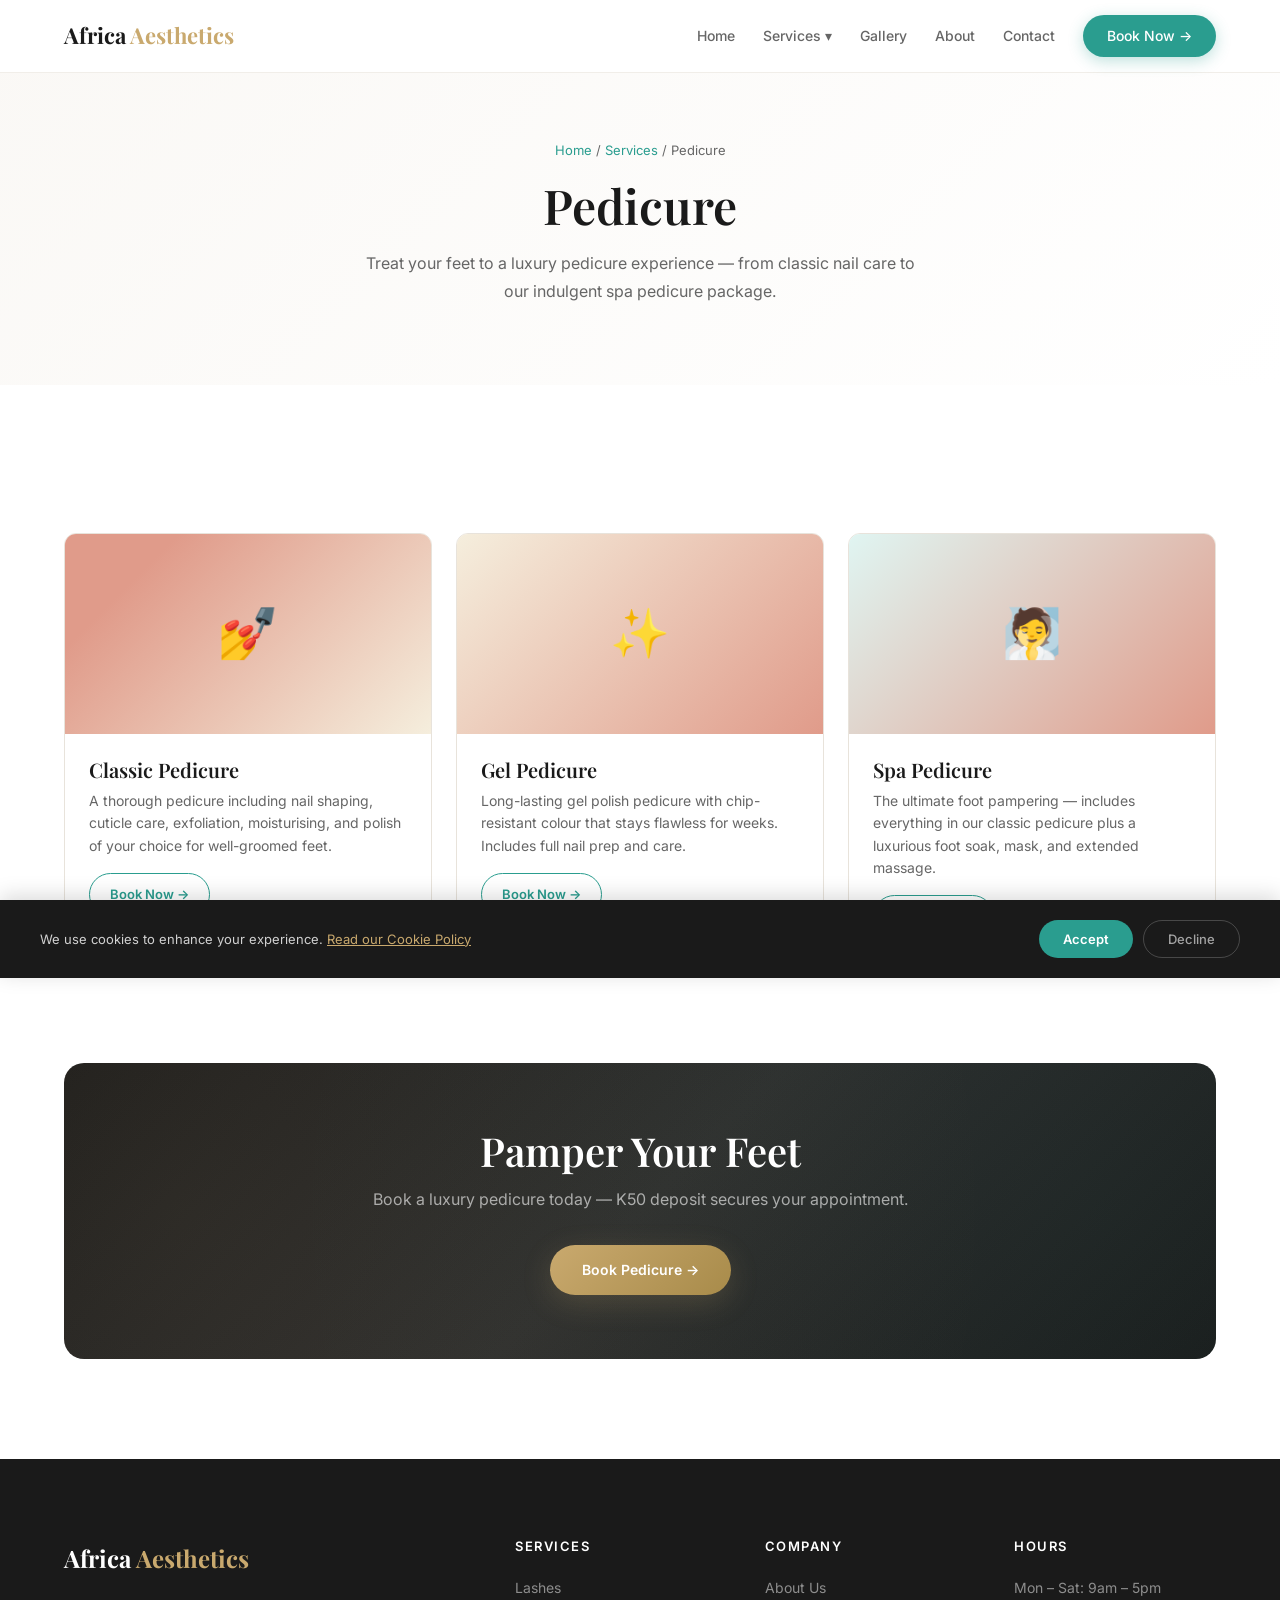
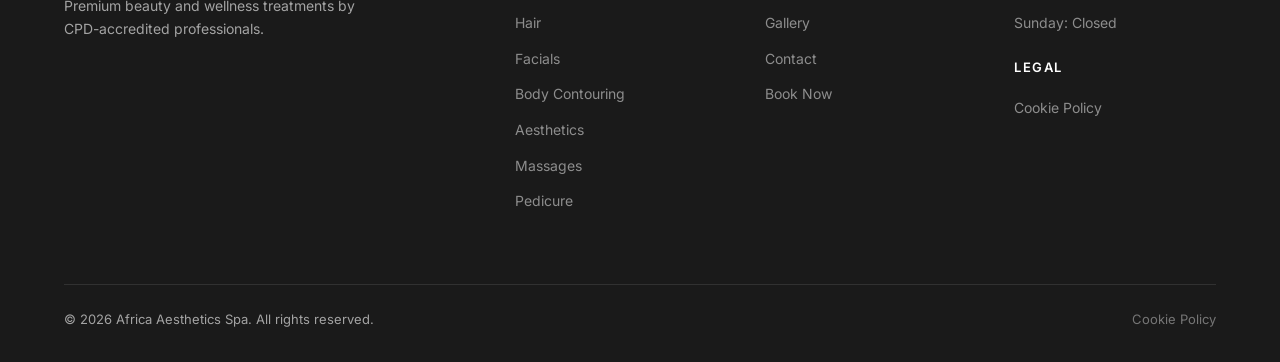
<file: services/pedicure.html>
<!DOCTYPE html>
<html lang="en">
<head>
  <meta charset="UTF-8" />
  <meta name="viewport" content="width=device-width, initial-scale=1.0" />
  <title>Pedicure — Africa Aesthetics Spa</title>
  <meta name="description" content="Luxury pedicure treatments at Africa Aesthetics Spa — classic, gel, and spa pedicures for beautifully pampered feet. Book online today." />
  <link rel="stylesheet" href="../css/style.css" />
</head>
<body>
  <nav class="nav"><div class="nav-inner"><a href="/" class="nav-logo">Africa <span>Aesthetics</span></a><div class="nav-links"><a href="/">Home</a><div class="nav-dropdown"><a href="#">Services ▾</a><div class="nav-dropdown-menu"><a href="lashes.html">Lashes</a><a href="hair.html">Hair</a><a href="facials.html">Facials</a><a href="body-contouring.html">Body Contouring</a><a href="aesthetics.html">Aesthetics</a><a href="massages.html">Massages</a><a href="pedicure.html">Pedicure</a></div></div><a href="../gallery.html">Gallery</a><a href="../about.html">About</a><a href="../contact.html">Contact</a><a href="../booking.html" class="btn-book-nav">Book Now →</a></div><button class="nav-toggle" aria-label="Toggle menu"><span></span><span></span><span></span></button></div></nav>

  <div class="page-hero">
    <div class="container">
      <p class="breadcrumb"><a href="/">Home</a> / <a href="/">Services</a> / Pedicure</p>
      <h1 class="section-title">Pedicure</h1>
      <p class="section-subtitle centered" style="margin: 0 auto;">Treat your feet to a luxury pedicure experience — from classic nail care to our indulgent spa pedicure package.</p>
    </div>
  </div>

  <section class="section-light">
    <div class="container">
      <div class="treatments-grid">
        <div class="treatment-card fade-in">
          <div class="treatment-card-img" style="background: linear-gradient(135deg, #e09b8a 20%, var(--gold-light));">💅</div>
          <div class="treatment-card-body">
            <h3>Classic Pedicure</h3>
            <p>A thorough pedicure including nail shaping, cuticle care, exfoliation, moisturising, and polish of your choice for well-groomed feet.</p>
            <a href="../booking.html" class="btn btn-outline-teal" style="font-size: 13px; padding: 10px 20px;">Book Now →</a>
          </div>
        </div>
        <div class="treatment-card fade-in">
          <div class="treatment-card-img" style="background: linear-gradient(135deg, var(--gold-light), #e09b8a);">✨</div>
          <div class="treatment-card-body">
            <h3>Gel Pedicure</h3>
            <p>Long-lasting gel polish pedicure with chip-resistant colour that stays flawless for weeks. Includes full nail prep and care.</p>
            <a href="../booking.html" class="btn btn-outline-teal" style="font-size: 13px; padding: 10px 20px;">Book Now →</a>
          </div>
        </div>
        <div class="treatment-card fade-in">
          <div class="treatment-card-img" style="background: linear-gradient(135deg, var(--teal-light), #e09b8a);">🧖</div>
          <div class="treatment-card-body">
            <h3>Spa Pedicure</h3>
            <p>The ultimate foot pampering — includes everything in our classic pedicure plus a luxurious foot soak, mask, and extended massage.</p>
            <a href="../booking.html" class="btn btn-outline-teal" style="font-size: 13px; padding: 10px 20px;">Book Now →</a>
          </div>
        </div>
      </div>
    </div>
  </section>

  <section class="section-light" style="padding: 0 0 100px;"><div class="container"><div class="cta-banner fade-in"><h2>Pamper Your Feet</h2><p>Book a luxury pedicure today — K50 deposit secures your appointment.</p><a href="../booking.html" class="btn btn-gold">Book Pedicure →</a></div></div></section>

  <footer class="footer"><div class="container"><div class="footer-grid"><div><div class="footer-brand">Africa <span>Aesthetics</span></div><p class="footer-desc">Premium beauty and wellness treatments by CPD-accredited professionals.</p></div><div><h5>Services</h5><ul><li><a href="lashes.html">Lashes</a></li><li><a href="hair.html">Hair</a></li><li><a href="facials.html">Facials</a></li><li><a href="body-contouring.html">Body Contouring</a></li><li><a href="aesthetics.html">Aesthetics</a></li><li><a href="massages.html">Massages</a></li><li><a href="pedicure.html">Pedicure</a></li></ul></div><div><h5>Company</h5><ul><li><a href="../about.html">About Us</a></li><li><a href="../gallery.html">Gallery</a></li><li><a href="../contact.html">Contact</a></li><li><a href="../booking.html">Book Now</a></li></ul></div><div><h5>Hours</h5><ul><li><a>Mon – Sat: 9am – 5pm</a></li><li><a>Sunday: Closed</a></li></ul><h5 style="margin-top:24px;">Legal</h5><ul><li><a href="../cookie-policy.html">Cookie Policy</a></li></ul></div></div><div class="footer-bottom"><span>&copy; 2026 Africa Aesthetics Spa. All rights reserved.</span><a href="../cookie-policy.html">Cookie Policy</a></div></div></footer>
  <div class="cookie-banner" id="cookieBanner"><div class="cookie-inner"><p class="cookie-text">We use cookies to enhance your experience. <a href="../cookie-policy.html">Read our Cookie Policy</a></p><div class="cookie-actions"><button class="cookie-accept">Accept</button><button class="cookie-decline">Decline</button></div></div></div>
  <script src="../js/main.js"></script>
</body>
</html>
</file>
<file: css/style.css>
/* ═══════════════════════════════════════════
   AFRICA AESTHETICS SPA — Design System
   Colors: White · Gold · Teal
   Fonts: Playfair Display · Inter
   ═══════════════════════════════════════════ */

/* ── Google Fonts ── */
@import url('https://fonts.googleapis.com/css2?family=Inter:wght@300;400;500;600;700&family=Playfair+Display:ital,wght@0,400;0,500;0,600;0,700;1,400;1,500&display=swap');

/* ── CSS Custom Properties ── */
:root {
  /* Brand */
  --white: #ffffff;
  --cream: #faf8f5;
  --gold: #c9a96e;
  --gold-light: #f5eedd;
  --gold-dark: #a88b4a;
  --teal: #2a9d8f;
  --teal-light: #e0f5f2;
  --teal-dark: #1f7a6f;
  --dark: #1a1a1a;
  --muted: #666666;
  --light-border: #e8e3db;
  --overlay: rgba(26, 26, 26, 0.6);

  /* Typography */
  --font-heading: 'Playfair Display', Georgia, serif;
  --font-body: 'Inter', system-ui, -apple-system, sans-serif;

  /* Spacing */
  --section-padding: 100px 0;
  --container-width: 1200px;
  --container-padding: 0 24px;

  /* Transitions */
  --ease: cubic-bezier(0.4, 0, 0.2, 1);
  --transition: 0.3s var(--ease);

  /* Shadows */
  --shadow-sm: 0 2px 8px rgba(0,0,0,0.06);
  --shadow-md: 0 8px 30px rgba(0,0,0,0.08);
  --shadow-lg: 0 20px 60px rgba(0,0,0,0.1);
  --shadow-gold: 0 8px 30px rgba(201, 169, 110, 0.2);

  /* Radius */
  --radius-sm: 8px;
  --radius-md: 12px;
  --radius-lg: 20px;
  --radius-xl: 30px;
}

/* ── Reset ── */
*,
*::before,
*::after {
  margin: 0;
  padding: 0;
  box-sizing: border-box;
}

html {
  scroll-behavior: smooth;
  -webkit-text-size-adjust: 100%;
}

body {
  font-family: var(--font-body);
  color: var(--dark);
  background: var(--white);
  line-height: 1.6;
  overflow-x: hidden;
  -webkit-font-smoothing: antialiased;
  -moz-osx-font-smoothing: grayscale;
}

img {
  max-width: 100%;
  height: auto;
  display: block;
}

a {
  color: inherit;
  text-decoration: none;
}

ul, ol {
  list-style: none;
}

button {
  font-family: inherit;
  cursor: pointer;
  border: none;
  background: none;
}

/* ── Container ── */
.container {
  max-width: var(--container-width);
  margin: 0 auto;
  padding: var(--container-padding);
}

/* ── Typography ── */
h1, h2, h3, h4, h5, h6 {
  font-family: var(--font-heading);
  font-weight: 600;
  line-height: 1.2;
}

.section-label {
  font-family: var(--font-body);
  font-size: 12px;
  font-weight: 600;
  letter-spacing: 3px;
  text-transform: uppercase;
  color: var(--teal);
  margin-bottom: 12px;
}

.section-title {
  font-size: clamp(32px, 5vw, 48px);
  color: var(--dark);
  margin-bottom: 16px;
}

.section-subtitle {
  font-size: 16px;
  color: var(--muted);
  max-width: 560px;
  line-height: 1.7;
}

.section-subtitle.centered {
  margin: 0 auto;
}

/* ══════════════════════
   NAVIGATION
   ══════════════════════ */
.nav {
  position: fixed;
  top: 0;
  left: 0;
  right: 0;
  z-index: 1000;
  background: rgba(255, 255, 255, 0.92);
  backdrop-filter: blur(20px);
  -webkit-backdrop-filter: blur(20px);
  border-bottom: 1px solid rgba(232, 227, 219, 0.6);
  transition: var(--transition);
}

.nav.scrolled {
  box-shadow: var(--shadow-sm);
}

.nav-inner {
  display: flex;
  align-items: center;
  justify-content: space-between;
  height: 72px;
  max-width: var(--container-width);
  margin: 0 auto;
  padding: var(--container-padding);
}

.nav-logo {
  font-family: var(--font-heading);
  font-size: 22px;
  font-weight: 700;
  color: var(--dark);
  white-space: nowrap;
}

.nav-logo span {
  color: var(--gold);
}

.nav-links {
  display: flex;
  align-items: center;
  gap: 28px;
}

.nav-links a {
  font-size: 14px;
  font-weight: 500;
  color: var(--muted);
  transition: var(--transition);
  position: relative;
}

.nav-links a::after {
  content: '';
  position: absolute;
  bottom: -4px;
  left: 0;
  width: 0;
  height: 2px;
  background: var(--gold);
  transition: var(--transition);
}

.nav-links a:hover,
.nav-links a.active {
  color: var(--dark);
}

.nav-links a:hover::after,
.nav-links a.active::after {
  width: 100%;
}

.nav-links .nav-dropdown {
  position: relative;
}

.nav-links .nav-dropdown > a::after {
  display: none;
}

.nav-dropdown-menu {
  position: absolute;
  top: 100%;
  left: 50%;
  transform: translateX(-50%) translateY(8px);
  background: var(--white);
  border: 1px solid var(--light-border);
  border-radius: var(--radius-md);
  box-shadow: var(--shadow-lg);
  padding: 12px 0;
  min-width: 200px;
  opacity: 0;
  visibility: hidden;
  transition: var(--transition);
  pointer-events: none;
}

.nav-dropdown:hover .nav-dropdown-menu {
  opacity: 1;
  visibility: visible;
  transform: translateX(-50%) translateY(0);
  pointer-events: all;
}

.nav-dropdown-menu a {
  display: block;
  padding: 8px 20px;
  font-size: 13px;
  color: var(--muted);
  transition: var(--transition);
}

.nav-dropdown-menu a:hover {
  color: var(--dark);
  background: var(--gold-light);
}

.nav-dropdown-menu a::after {
  display: none;
}

/* Book Now button in nav */
.btn-book-nav {
  padding: 10px 24px;
  background: var(--teal);
  color: var(--white) !important;
  border-radius: var(--radius-xl);
  font-weight: 600;
  font-size: 13px;
  transition: var(--transition);
  box-shadow: 0 4px 15px rgba(42, 157, 143, 0.3);
}

.btn-book-nav:hover {
  background: var(--teal-dark);
  transform: translateY(-1px);
  box-shadow: 0 6px 20px rgba(42, 157, 143, 0.4);
}

.btn-book-nav::after {
  display: none !important;
}

/* Mobile menu toggle */
.nav-toggle {
  display: none;
  flex-direction: column;
  gap: 5px;
  padding: 4px;
  z-index: 1001;
}

.nav-toggle span {
  display: block;
  width: 24px;
  height: 2px;
  background: var(--dark);
  transition: var(--transition);
  border-radius: 2px;
}

.nav-toggle.open span:nth-child(1) {
  transform: rotate(45deg) translate(5px, 5px);
}

.nav-toggle.open span:nth-child(2) {
  opacity: 0;
}

.nav-toggle.open span:nth-child(3) {
  transform: rotate(-45deg) translate(5px, -5px);
}

/* ══════════════════════
   HERO SECTION
   ══════════════════════ */
.hero {
  position: relative;
  min-height: 100vh;
  display: flex;
  align-items: center;
  background: linear-gradient(135deg, var(--cream) 0%, var(--white) 50%, var(--teal-light) 100%);
  overflow: hidden;
  padding-top: 72px;
}

.hero::before {
  content: '';
  position: absolute;
  top: -50%;
  right: -20%;
  width: 700px;
  height: 700px;
  border-radius: 50%;
  background: radial-gradient(circle, rgba(201,169,110,0.12) 0%, transparent 70%);
  pointer-events: none;
}

.hero::after {
  content: '';
  position: absolute;
  bottom: -30%;
  left: -10%;
  width: 500px;
  height: 500px;
  border-radius: 50%;
  background: radial-gradient(circle, rgba(42,157,143,0.08) 0%, transparent 70%);
  pointer-events: none;
}

.hero-inner {
  display: grid;
  grid-template-columns: 1fr 1fr;
  gap: 60px;
  align-items: center;
  position: relative;
  z-index: 1;
}

.hero-content {
  padding: 40px 0;
}

.hero-badge {
  display: inline-flex;
  align-items: center;
  gap: 8px;
  padding: 6px 16px;
  background: var(--gold-light);
  border: 1px solid rgba(201, 169, 110, 0.3);
  border-radius: var(--radius-xl);
  font-size: 12px;
  font-weight: 600;
  color: var(--gold-dark);
  margin-bottom: 24px;
  letter-spacing: 0.5px;
}

.hero h1 {
  font-size: clamp(40px, 6vw, 64px);
  font-weight: 700;
  line-height: 1.1;
  margin-bottom: 20px;
  color: var(--dark);
}

.hero h1 em {
  color: var(--gold);
  font-style: italic;
}

.hero-text {
  font-size: 17px;
  color: var(--muted);
  line-height: 1.7;
  margin-bottom: 36px;
  max-width: 480px;
}

.hero-cta {
  display: flex;
  gap: 14px;
  flex-wrap: wrap;
}

.hero-image {
  position: relative;
  display: flex;
  justify-content: center;
  align-items: center;
}

.hero-image-wrapper {
  width: 100%;
  max-width: 500px;
  aspect-ratio: 4/5;
  border-radius: var(--radius-lg);
  overflow: hidden;
  box-shadow: var(--shadow-lg);
  position: relative;
}

.hero-image-wrapper img {
  width: 100%;
  height: 100%;
  object-fit: cover;
}

.hero-float-card {
  position: absolute;
  background: rgba(255,255,255,0.9);
  backdrop-filter: blur(12px);
  border: 1px solid rgba(232, 227, 219, 0.5);
  border-radius: var(--radius-md);
  padding: 14px 18px;
  box-shadow: var(--shadow-md);
  animation: float 3s ease-in-out infinite;
}

.hero-float-card.card-1 {
  bottom: 30px;
  left: -30px;
}

.hero-float-card.card-2 {
  top: 40px;
  right: -20px;
  animation-delay: 1.5s;
}

.hero-float-card .card-icon {
  font-size: 20px;
  margin-bottom: 4px;
}

.hero-float-card .card-title {
  font-size: 13px;
  font-weight: 600;
}

.hero-float-card .card-text {
  font-size: 11px;
  color: var(--muted);
}

@keyframes float {
  0%, 100% { transform: translateY(0); }
  50% { transform: translateY(-10px); }
}

/* ══════════════════════
   BUTTONS
   ══════════════════════ */
.btn {
  display: inline-flex;
  align-items: center;
  gap: 8px;
  padding: 14px 32px;
  font-size: 14px;
  font-weight: 600;
  border-radius: var(--radius-xl);
  transition: var(--transition);
  white-space: nowrap;
}

.btn-primary {
  background: var(--teal);
  color: var(--white);
  box-shadow: 0 4px 20px rgba(42, 157, 143, 0.3);
}

.btn-primary:hover {
  background: var(--teal-dark);
  transform: translateY(-2px);
  box-shadow: 0 8px 30px rgba(42, 157, 143, 0.4);
}

.btn-secondary {
  background: transparent;
  color: var(--dark);
  border: 1.5px solid var(--light-border);
}

.btn-secondary:hover {
  border-color: var(--gold);
  color: var(--gold-dark);
  transform: translateY(-2px);
}

.btn-gold {
  background: linear-gradient(135deg, var(--gold), var(--gold-dark));
  color: var(--white);
  box-shadow: var(--shadow-gold);
}

.btn-gold:hover {
  transform: translateY(-2px);
  box-shadow: 0 12px 35px rgba(201, 169, 110, 0.35);
}

.btn-outline-teal {
  background: transparent;
  color: var(--teal);
  border: 1.5px solid var(--teal);
}

.btn-outline-teal:hover {
  background: var(--teal);
  color: var(--white);
  transform: translateY(-2px);
}

/* ══════════════════════
   SECTIONS
   ══════════════════════ */
section {
  padding: var(--section-padding);
}

.section-light {
  background: var(--white);
}

.section-cream {
  background: var(--cream);
}

.section-dark {
  background: var(--dark);
  color: var(--white);
}

.section-dark .section-label {
  color: var(--gold);
}

.section-dark .section-title {
  color: var(--white);
}

.section-dark .section-subtitle {
  color: rgba(255,255,255,0.65);
}

.text-center {
  text-align: center;
}

/* ══════════════════════
   SERVICE CARDS
   ══════════════════════ */
.services-grid {
  display: grid;
  grid-template-columns: repeat(auto-fit, minmax(280px, 1fr));
  gap: 20px;
  margin-top: 48px;
}

.service-card {
  position: relative;
  background: var(--white);
  border: 1px solid var(--light-border);
  border-radius: var(--radius-md);
  padding: 32px 28px;
  transition: var(--transition);
  overflow: hidden;
}

.service-card::before {
  content: '';
  position: absolute;
  top: 0;
  left: 0;
  right: 0;
  height: 3px;
  background: var(--gold);
  transform: scaleX(0);
  transition: var(--transition);
}

.service-card:hover {
  transform: translateY(-4px);
  box-shadow: var(--shadow-md);
  border-color: rgba(201, 169, 110, 0.3);
}

.service-card:hover::before {
  transform: scaleX(1);
}

.service-card-icon {
  width: 56px;
  height: 56px;
  border-radius: var(--radius-sm);
  background: var(--gold-light);
  display: flex;
  align-items: center;
  justify-content: center;
  font-size: 24px;
  margin-bottom: 20px;
}

.service-card h3 {
  font-family: var(--font-heading);
  font-size: 20px;
  font-weight: 600;
  margin-bottom: 8px;
}

.service-card p {
  font-size: 14px;
  color: var(--muted);
  line-height: 1.6;
  margin-bottom: 20px;
}

.service-card .card-link {
  font-size: 13px;
  font-weight: 600;
  color: var(--teal);
  display: inline-flex;
  align-items: center;
  gap: 6px;
  transition: var(--transition);
}

.service-card .card-link:hover {
  gap: 10px;
}

/* ══════════════════════
   TRUST / CPD SECTION
   ══════════════════════ */
.trust-bar {
  display: flex;
  justify-content: center;
  gap: 48px;
  flex-wrap: wrap;
  padding: 40px 0;
}

.trust-item {
  display: flex;
  align-items: center;
  gap: 12px;
  font-size: 14px;
  color: var(--muted);
}

.trust-item .trust-icon {
  width: 44px;
  height: 44px;
  border-radius: 50%;
  background: var(--teal-light);
  display: flex;
  align-items: center;
  justify-content: center;
  font-size: 20px;
  flex-shrink: 0;
}

.trust-item strong {
  display: block;
  color: var(--dark);
  font-weight: 600;
}

/* ══════════════════════
   TEAM SECTION
   ══════════════════════ */
.team-grid {
  display: grid;
  grid-template-columns: repeat(auto-fit, minmax(220px, 1fr));
  gap: 20px;
  margin-top: 40px;
}

.team-card {
  background: var(--white);
  border: 1px solid var(--light-border);
  border-radius: var(--radius-md);
  padding: 28px 24px;
  text-align: center;
  transition: var(--transition);
}

.team-card:hover {
  transform: translateY(-4px);
  box-shadow: var(--shadow-md);
}

.team-avatar {
  width: 140px;
  height: 140px;
  border-radius: 50%;
  background: linear-gradient(135deg, var(--gold-light), var(--teal-light));
  margin: 0 auto 16px;
  display: flex;
  align-items: center;
  justify-content: center;
  font-size: 64px;
  overflow: hidden;
}

.team-avatar img {
  width: 100%;
  height: 100%;
  object-fit: cover;
}

.team-card h4 {
  font-family: var(--font-heading);
  font-size: 17px;
  margin-bottom: 4px;
}

.team-card .team-role {
  font-size: 13px;
  color: var(--teal);
  font-weight: 500;
  margin-bottom: 8px;
}

.team-card .team-avail {
  font-size: 12px;
  color: var(--muted);
}

/* ══════════════════════
   CTA BANNER
   ══════════════════════ */
.cta-banner {
  background: linear-gradient(135deg, var(--dark) 0%, #2c2c2c 50%, var(--dark) 100%);
  border-radius: var(--radius-lg);
  padding: 64px 48px;
  text-align: center;
  position: relative;
  overflow: hidden;
}

.cta-banner::before {
  content: '';
  position: absolute;
  top: -50%;
  left: -50%;
  width: 200%;
  height: 200%;
  background: radial-gradient(circle at 30% 50%, rgba(201,169,110,0.08) 0%, transparent 50%),
              radial-gradient(circle at 70% 50%, rgba(42,157,143,0.06) 0%, transparent 50%);
  pointer-events: none;
}

.cta-banner h2 {
  font-size: clamp(28px, 4vw, 40px);
  color: var(--white);
  margin-bottom: 12px;
  position: relative;
}

.cta-banner p {
  color: rgba(255,255,255,0.6);
  font-size: 16px;
  margin-bottom: 32px;
  position: relative;
}

.cta-banner .btn {
  position: relative;
}

/* ══════════════════════
   GALLERY GRID
   ══════════════════════ */
.gallery-grid {
  display: grid;
  grid-template-columns: repeat(auto-fill, minmax(280px, 1fr));
  gap: 16px;
  margin-top: 40px;
}

.gallery-item {
  position: relative;
  border-radius: var(--radius-md);
  overflow: hidden;
  aspect-ratio: 1;
  background: var(--cream);
  cursor: pointer;
}

.gallery-item img {
  width: 100%;
  height: 100%;
  object-fit: cover;
  transition: transform 0.5s var(--ease);
}

.gallery-item:hover img {
  transform: scale(1.05);
}

.gallery-item .gallery-overlay {
  position: absolute;
  inset: 0;
  background: linear-gradient(to top, rgba(26,26,26,0.7) 0%, transparent 50%);
  display: flex;
  align-items: flex-end;
  padding: 20px;
  opacity: 0;
  transition: var(--transition);
}

.gallery-item:hover .gallery-overlay {
  opacity: 1;
}

.gallery-overlay span {
  color: white;
  font-size: 14px;
  font-weight: 500;
}

/* ══════════════════════
   CONTACT & FORMS
   ══════════════════════ */
.contact-grid {
  display: grid;
  grid-template-columns: 1fr 1fr;
  gap: 48px;
  margin-top: 48px;
}

.contact-info-item {
  display: flex;
  gap: 16px;
  margin-bottom: 28px;
}

.contact-info-item .info-icon {
  width: 48px;
  height: 48px;
  border-radius: var(--radius-sm);
  background: var(--gold-light);
  display: flex;
  align-items: center;
  justify-content: center;
  font-size: 20px;
  flex-shrink: 0;
}

.contact-info-item h4 {
  font-family: var(--font-body);
  font-size: 15px;
  font-weight: 600;
  margin-bottom: 4px;
}

.contact-info-item p {
  font-size: 14px;
  color: var(--muted);
  line-height: 1.5;
}

.form-group {
  margin-bottom: 18px;
}

.form-group label {
  display: block;
  font-size: 13px;
  font-weight: 600;
  margin-bottom: 6px;
  color: var(--dark);
}

.form-group input,
.form-group textarea,
.form-group select {
  width: 100%;
  padding: 12px 16px;
  border: 1.5px solid var(--light-border);
  border-radius: var(--radius-sm);
  font-family: var(--font-body);
  font-size: 14px;
  color: var(--dark);
  background: var(--white);
  transition: var(--transition);
  outline: none;
}

.form-group input:focus,
.form-group textarea:focus,
.form-group select:focus {
  border-color: var(--teal);
  box-shadow: 0 0 0 3px rgba(42, 157, 143, 0.1);
}

.form-group textarea {
  resize: vertical;
  min-height: 120px;
}

/* ══════════════════════
   BOOKING PAGE
   ══════════════════════ */
.booking-steps {
  display: flex;
  justify-content: center;
  gap: 40px;
  margin: 40px 0;
  flex-wrap: wrap;
}

.booking-step {
  text-align: center;
  max-width: 200px;
}

.booking-step .step-number {
  width: 48px;
  height: 48px;
  border-radius: 50%;
  background: var(--gold);
  color: var(--white);
  font-weight: 700;
  font-size: 18px;
  display: flex;
  align-items: center;
  justify-content: center;
  margin: 0 auto 14px;
}

.booking-step h4 {
  font-family: var(--font-body);
  font-size: 15px;
  font-weight: 600;
  margin-bottom: 6px;
}

.booking-step p {
  font-size: 13px;
  color: var(--muted);
  line-height: 1.5;
}

.booking-grid {
  display: grid;
  grid-template-columns: repeat(auto-fit, minmax(260px, 1fr));
  gap: 16px;
  margin-top: 40px;
}

.booking-service-card {
  background: var(--white);
  border: 2px solid var(--light-border);
  border-radius: var(--radius-md);
  padding: 24px;
  cursor: pointer;
  transition: var(--transition);
}

.booking-service-card:hover,
.booking-service-card.selected {
  border-color: var(--teal);
  box-shadow: 0 0 0 3px rgba(42, 157, 143, 0.1);
}

.deposit-notice {
  background: var(--gold-light);
  border: 1px solid rgba(201,169,110,0.3);
  border-radius: var(--radius-md);
  padding: 20px 24px;
  display: flex;
  align-items: center;
  gap: 14px;
  margin-top: 32px;
}

.deposit-notice .notice-icon {
  font-size: 24px;
  flex-shrink: 0;
}

.deposit-notice p {
  font-size: 14px;
  color: var(--dark);
  line-height: 1.5;
}

.deposit-notice strong {
  color: var(--gold-dark);
}

/* ══════════════════════
   SERVICE DETAIL PAGE
   ══════════════════════ */
.page-hero {
  padding: 140px 0 80px;
  background: linear-gradient(135deg, var(--cream) 0%, var(--white) 100%);
  text-align: center;
  position: relative;
}

.page-hero .breadcrumb {
  font-size: 13px;
  color: var(--muted);
  margin-bottom: 16px;
}

.page-hero .breadcrumb a {
  color: var(--teal);
  transition: var(--transition);
}

.page-hero .breadcrumb a:hover {
  color: var(--teal-dark);
}

.treatments-grid {
  display: grid;
  grid-template-columns: repeat(auto-fit, minmax(320px, 1fr));
  gap: 24px;
  margin-top: 48px;
}

.treatment-card {
  background: var(--white);
  border: 1px solid var(--light-border);
  border-radius: var(--radius-md);
  overflow: hidden;
  transition: var(--transition);
}

.treatment-card:hover {
  transform: translateY(-4px);
  box-shadow: var(--shadow-md);
}

.treatment-card-img {
  height: 200px;
  background: linear-gradient(135deg, var(--gold-light), var(--teal-light));
  display: flex;
  align-items: center;
  justify-content: center;
  font-size: 48px;
}

.treatment-card-body {
  padding: 24px;
}

.treatment-card h3 {
  font-size: 20px;
  margin-bottom: 8px;
}

.treatment-card p {
  font-size: 14px;
  color: var(--muted);
  line-height: 1.6;
  margin-bottom: 16px;
}

/* ══════════════════════
   FOOTER
   ══════════════════════ */
.footer {
  background: var(--dark);
  color: rgba(255,255,255,0.6);
  padding: 80px 0 32px;
}

.footer-grid {
  display: grid;
  grid-template-columns: 2fr 1fr 1fr 1fr;
  gap: 48px;
  margin-bottom: 60px;
}

.footer-brand {
  font-family: var(--font-heading);
  font-size: 24px;
  font-weight: 700;
  color: white;
  margin-bottom: 16px;
}

.footer-brand span {
  color: var(--gold);
}

.footer-desc {
  font-size: 14px;
  line-height: 1.7;
  max-width: 300px;
}

.footer h5 {
  font-family: var(--font-body);
  font-size: 13px;
  font-weight: 600;
  text-transform: uppercase;
  letter-spacing: 1.5px;
  color: var(--white);
  margin-bottom: 20px;
}

.footer ul li {
  margin-bottom: 10px;
}

.footer ul li a {
  font-size: 14px;
  color: rgba(255,255,255,0.5);
  transition: var(--transition);
}

.footer ul li a:hover {
  color: var(--gold);
}

.footer-bottom {
  border-top: 1px solid rgba(255,255,255,0.1);
  padding-top: 24px;
  display: flex;
  justify-content: space-between;
  align-items: center;
  flex-wrap: wrap;
  gap: 12px;
  font-size: 13px;
}

.footer-bottom a {
  color: rgba(255,255,255,0.4);
  transition: var(--transition);
}

.footer-bottom a:hover {
  color: var(--gold);
}

/* ══════════════════════
   COOKIE BANNER
   ══════════════════════ */
.cookie-banner {
  position: fixed;
  bottom: 0;
  left: 0;
  right: 0;
  background: var(--dark);
  color: rgba(255,255,255,0.8);
  padding: 20px 24px;
  z-index: 9999;
  transform: translateY(100%);
  transition: transform 0.4s var(--ease);
  box-shadow: 0 -4px 20px rgba(0,0,0,0.15);
}

.cookie-banner.visible {
  transform: translateY(0);
}

.cookie-inner {
  max-width: var(--container-width);
  margin: 0 auto;
  display: flex;
  align-items: center;
  justify-content: space-between;
  gap: 24px;
  flex-wrap: wrap;
}

.cookie-text {
  font-size: 13px;
  line-height: 1.6;
  flex: 1;
  min-width: 280px;
}

.cookie-text a {
  color: var(--gold);
  text-decoration: underline;
}

.cookie-actions {
  display: flex;
  gap: 10px;
  flex-shrink: 0;
}

.cookie-accept {
  padding: 10px 24px;
  background: var(--teal);
  color: var(--white);
  border-radius: var(--radius-xl);
  font-size: 13px;
  font-weight: 600;
  transition: var(--transition);
}

.cookie-accept:hover {
  background: var(--teal-dark);
}

.cookie-decline {
  padding: 10px 24px;
  background: transparent;
  color: rgba(255,255,255,0.6);
  border: 1px solid rgba(255,255,255,0.2);
  border-radius: var(--radius-xl);
  font-size: 13px;
  font-weight: 500;
  transition: var(--transition);
}

.cookie-decline:hover {
  border-color: rgba(255,255,255,0.5);
  color: var(--white);
}

/* ══════════════════════
   COOKIE POLICY PAGE
   ══════════════════════ */
.legal-content {
  max-width: 780px;
  margin: 0 auto;
  padding: 40px 0 80px;
}

.legal-content h2 {
  font-size: 24px;
  margin: 40px 0 12px;
  color: var(--dark);
}

.legal-content h3 {
  font-size: 18px;
  margin: 28px 0 10px;
  color: var(--dark);
}

.legal-content p {
  font-size: 15px;
  color: var(--muted);
  line-height: 1.8;
  margin-bottom: 16px;
}

.legal-content ul {
  margin: 0 0 16px 20px;
  list-style: disc;
}

.legal-content ul li {
  font-size: 15px;
  color: var(--muted);
  line-height: 1.8;
  margin-bottom: 6px;
}

.legal-content table {
  width: 100%;
  border-collapse: collapse;
  margin: 16px 0 24px;
  font-size: 14px;
}

.legal-content table th,
.legal-content table td {
  text-align: left;
  padding: 12px 16px;
  border: 1px solid var(--light-border);
}

.legal-content table th {
  background: var(--cream);
  font-weight: 600;
  font-size: 13px;
  text-transform: uppercase;
  letter-spacing: 0.5px;
}

.legal-content table td {
  color: var(--muted);
}

/* ══════════════════════
   SCROLL ANIMATIONS
   ══════════════════════ */
.fade-in {
  opacity: 0;
  transform: translateY(30px);
  transition: opacity 0.6s var(--ease), transform 0.6s var(--ease);
}

.fade-in.visible {
  opacity: 1;
  transform: translateY(0);
}

/* ══════════════════════
   RESPONSIVE
   ══════════════════════ */
@media (max-width: 968px) {
  .hero-inner {
    grid-template-columns: 1fr;
    text-align: center;
  }

  .hero-text {
    margin-left: auto;
    margin-right: auto;
  }

  .hero-cta {
    justify-content: center;
  }

  .hero-image {
    display: none;
  }

  .footer-grid {
    grid-template-columns: 1fr 1fr;
  }

  .contact-grid {
    grid-template-columns: 1fr;
  }
}

@media (max-width: 768px) {
  :root {
    --section-padding: 64px 0;
  }

  .nav-links {
    position: fixed;
    top: 0;
    right: 0;
    bottom: 0;
    width: 280px;
    background: var(--white);
    flex-direction: column;
    padding: 80px 32px 32px;
    gap: 0;
    box-shadow: var(--shadow-lg);
    transform: translateX(100%);
    transition: transform 0.35s var(--ease);
    align-items: flex-start;
    overflow-y: auto;
  }

  .nav-links.open {
    transform: translateX(0);
  }

  .nav-links a {
    font-size: 16px;
    padding: 12px 0;
    width: 100%;
    border-bottom: 1px solid var(--light-border);
  }

  .nav-links a::after {
    display: none;
  }

  .btn-book-nav {
    margin-top: 16px;
    text-align: center;
    justify-content: center;
    width: 100%;
  }

  .nav-toggle {
    display: flex;
  }

  .nav-dropdown-menu {
    position: static;
    transform: none;
    box-shadow: none;
    border: none;
    padding: 0 0 0 12px;
    opacity: 1;
    visibility: visible;
    pointer-events: all;
    display: none;
  }

  .nav-dropdown.open .nav-dropdown-menu {
    display: block;
  }

  .services-grid {
    grid-template-columns: 1fr;
  }

  .footer-grid {
    grid-template-columns: 1fr;
    gap: 32px;
  }

  .footer-bottom {
    flex-direction: column;
    text-align: center;
  }

  .booking-steps {
    flex-direction: column;
    align-items: center;
  }

  .cta-banner {
    padding: 48px 24px;
  }
}

@media (max-width: 480px) {
  .trust-bar {
    flex-direction: column;
    gap: 20px;
  }

  .cookie-inner {
    flex-direction: column;
    text-align: center;
  }
}
</file>
